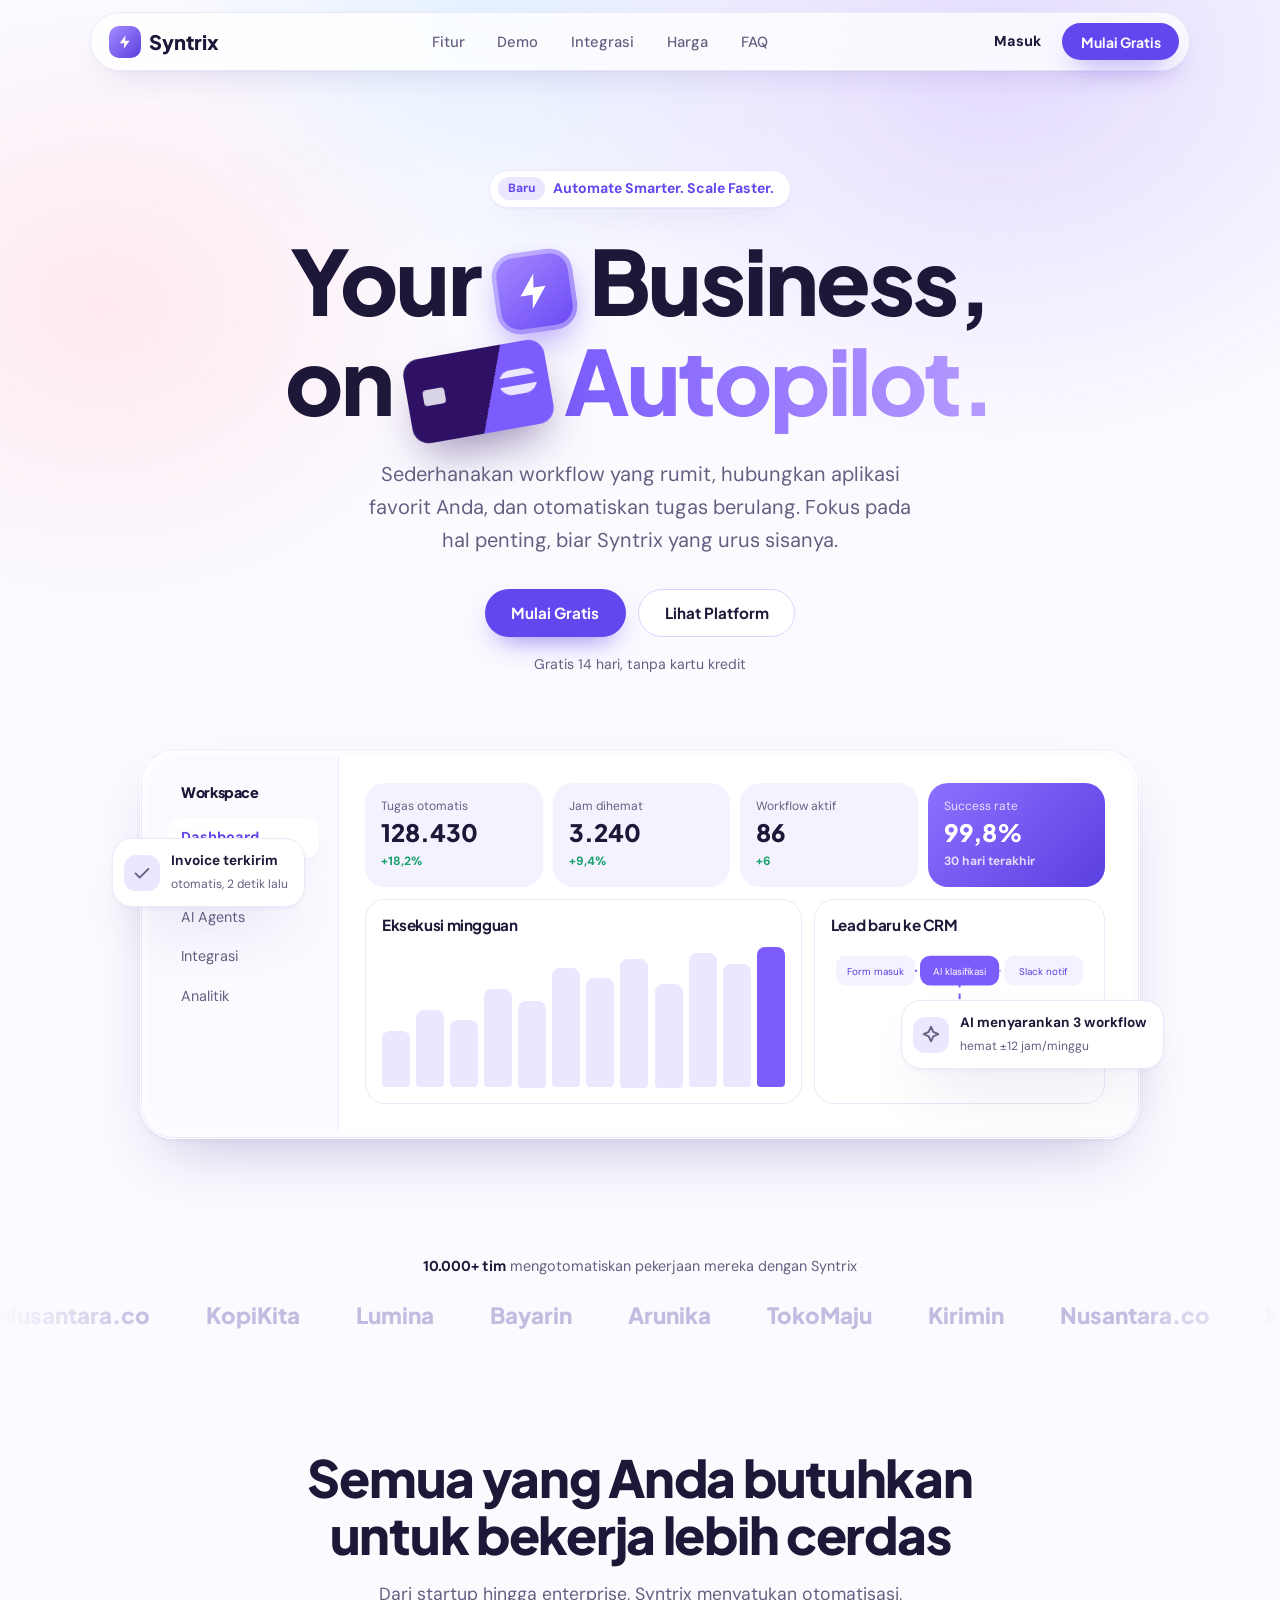
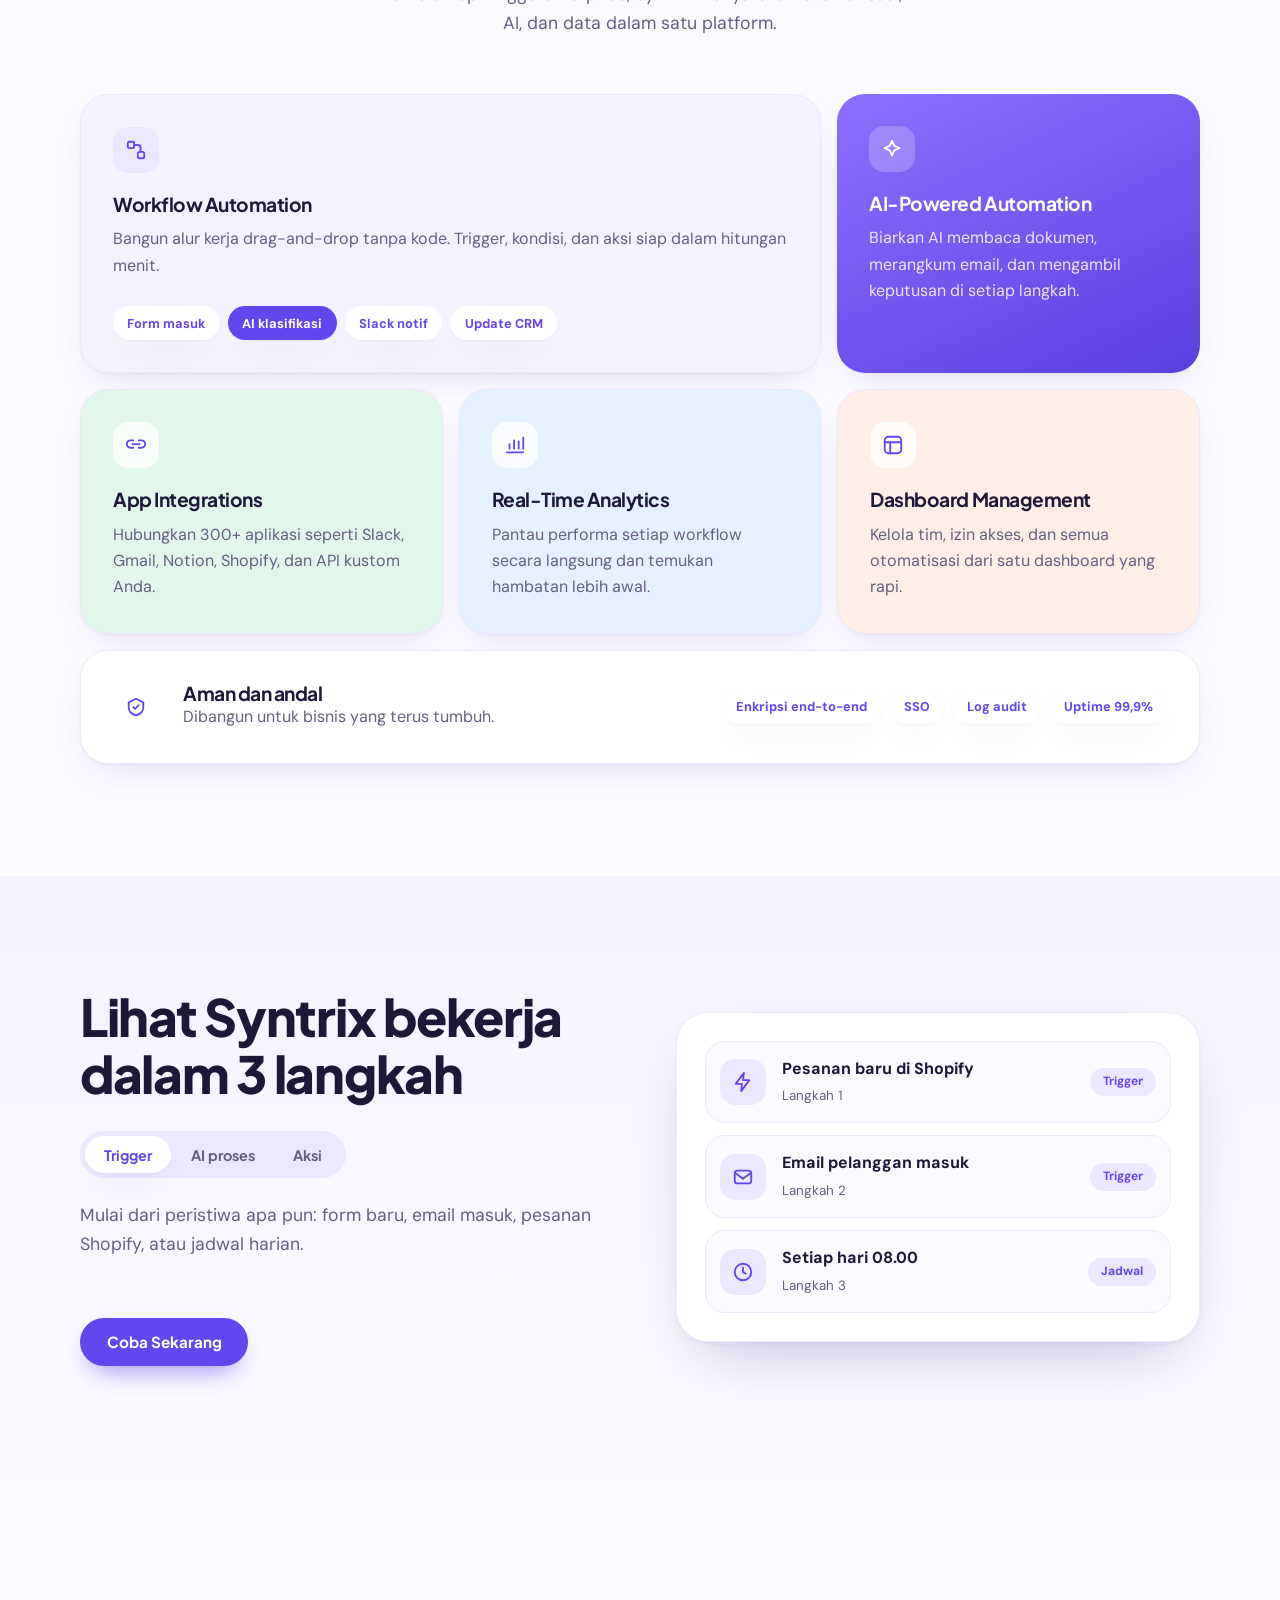
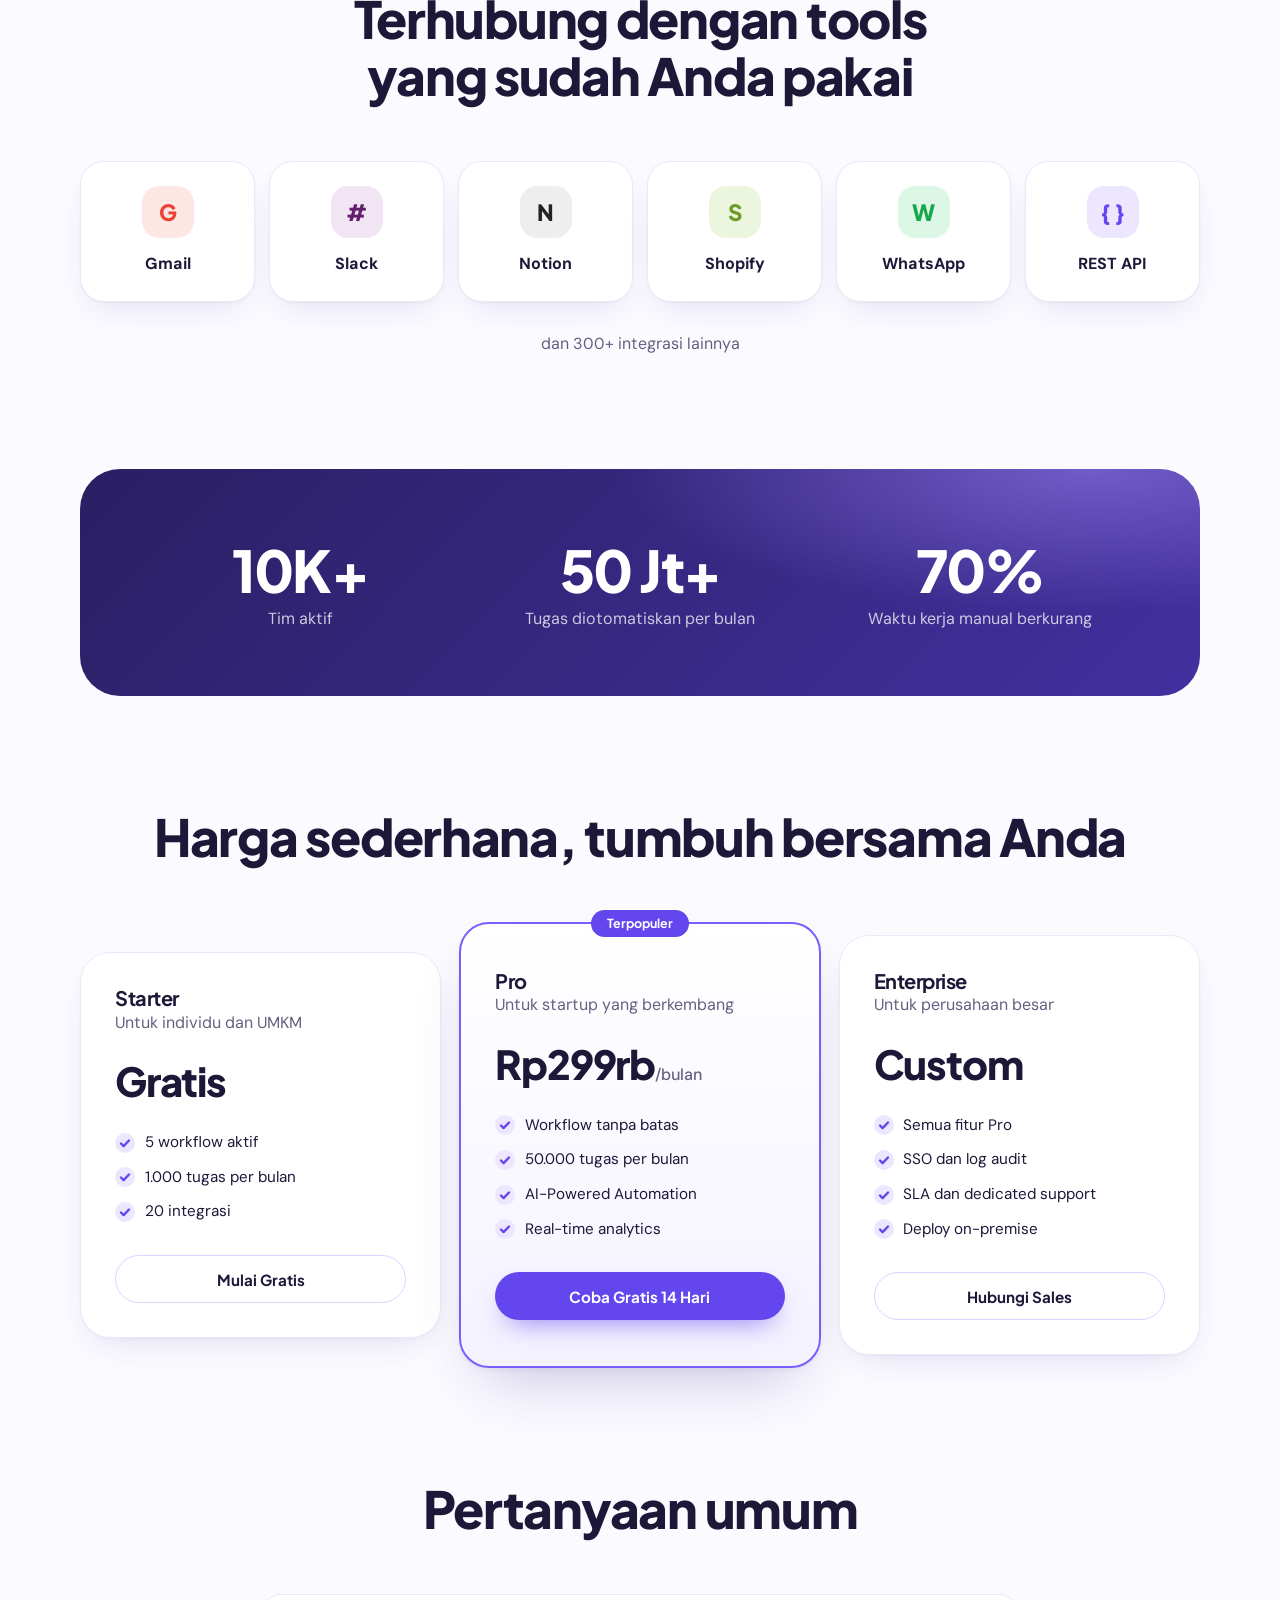
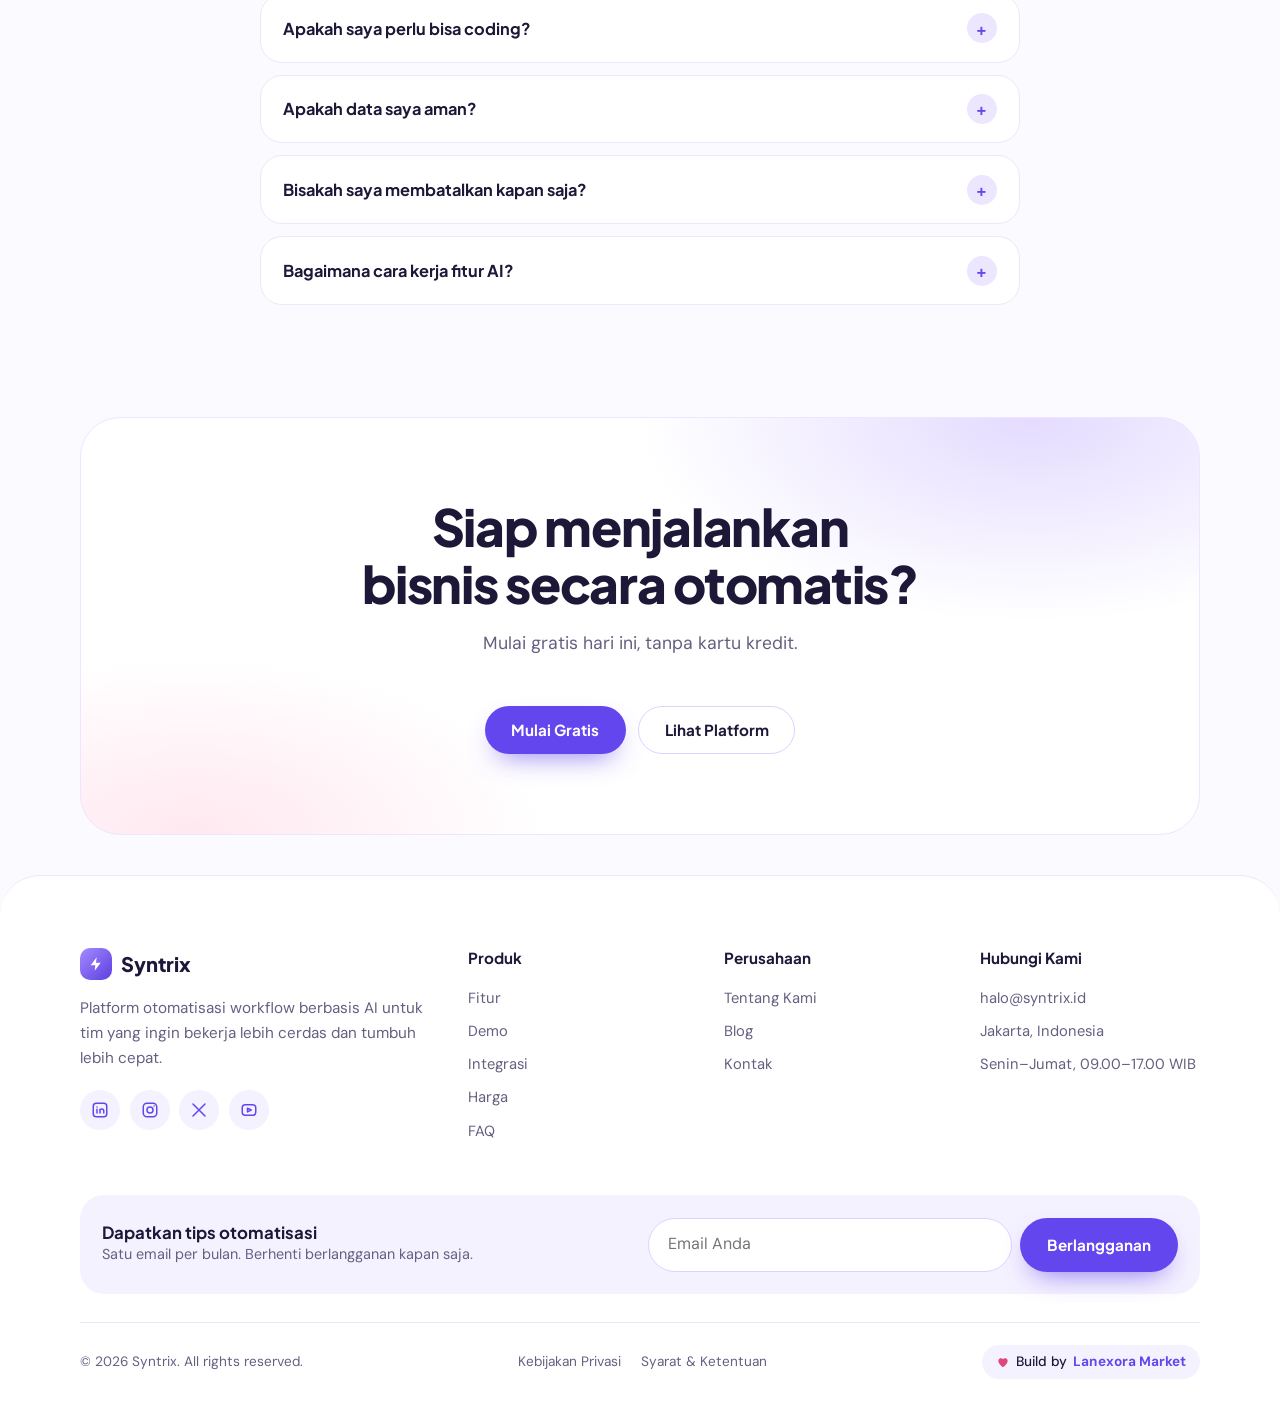
<file: index.html>
<!DOCTYPE html>
<html lang="id"><head>
<meta charset="utf-8"><meta name="viewport" content="width=device-width,initial-scale=1">
<title>Syntrix — Automate Smarter. Scale Faster.</title>
<meta name="description" content="Sederhanakan workflow, hubungkan aplikasi favorit, dan otomatiskan tugas berulang dengan Syntrix.">
<link rel="stylesheet" href="style.css"></head>
<body>
<svg width="0" height="0" style="position:absolute"><defs>
<symbol id="bolt" viewBox="0 0 24 24"><path d="M13 2 4 14h7l-1 8 9-12h-7z"/></symbol>
<symbol id="flow" viewBox="0 0 24 24"><rect x="3" y="3" width="7" height="7" rx="2"/><rect x="14" y="14" width="7" height="7" rx="2"/><path d="M10 6.5h4a3 3 0 0 1 3 3V14"/></symbol>
<symbol id="ai" viewBox="0 0 24 24"><path d="M12 3l2.5 5.5L20 11l-5.5 2.5L12 19l-2.5-5.5L4 11l5.5-2.5z"/></symbol>
<symbol id="plug" viewBox="0 0 24 24"><path d="M9 7H6a4 4 0 0 0 0 8h3M15 7h3a4 4 0 0 1 0 8h-3M8 11h8"/></symbol>
<symbol id="chart" viewBox="0 0 24 24"><path d="M3 20h18M6 16v-5M11 16V7M16 16v-8M21 16V4"/></symbol>
<symbol id="grid" viewBox="0 0 24 24"><rect x="3" y="3" width="18" height="18" rx="4"/><path d="M3 9h18M9 21V9"/></symbol>
<symbol id="shield" viewBox="0 0 24 24"><path d="M12 3l8 4v5c0 5-3.5 8-8 9-4.5-1-8-4-8-9V7z"/><path d="m9 12 2 2 4-4"/></symbol>
<symbol id="check" viewBox="0 0 24 24"><path d="m5 12.5 4.5 4.5L19 7.5"/></symbol>
<symbol id="mail" viewBox="0 0 24 24"><rect x="3" y="5" width="18" height="14" rx="3"/><path d="m4 8 8 6 8-6"/></symbol>
<symbol id="clock" viewBox="0 0 24 24"><circle cx="12" cy="12" r="9"/><path d="M12 7v5l3 2"/></symbol>
</defs></svg>
<a class="skip" href="#main">Lompat ke konten</a>
<header><div class="nav">
<a href="#" class="logo" aria-label="Syntrix"><i><svg><use href="#bolt"/></svg></i>Syntrix</a>
<nav class="links" aria-label="Utama"><a href="#fitur">Fitur</a><a href="#demo">Demo</a><a href="#integrasi">Integrasi</a><a href="#harga">Harga</a><a href="#faq">FAQ</a></nav>
<div class="nav-r"><a href="#" class="login">Masuk</a><a href="#harga" class="btn btn-p btn-s">Mulai Gratis</a>
<button class="burger" id="bg" aria-label="Buka menu" aria-expanded="false" aria-controls="mn"><svg viewBox="0 0 24 24"><path d="M4 8h16M4 16h16"/></svg></button></div>
<div class="menu" id="mn"><a href="#fitur">Fitur</a><a href="#demo">Demo</a><a href="#integrasi">Integrasi</a><a href="#harga">Harga</a><a href="#faq">FAQ</a><a href="#">Masuk</a></div>
</div></header>

<main id="main">
<section class="hero"><div class="wrap">
<p class="pill in1"><b>Baru</b>Automate Smarter. Scale Faster.</p>
<h1 class="in1 in2">Your <span class="hi"><svg viewBox="0 0 24 24"><use href="#bolt"/></svg></span> Business, <br>on <span class="hc"></span> <span class="gt">Autopilot.</span></h1>
<p class="lead in1 in3">Sederhanakan workflow yang rumit, hubungkan aplikasi favorit Anda, dan otomatiskan tugas berulang. Fokus pada hal penting, biar Syntrix yang urus sisanya.</p>
<div class="cta in1 in4"><a href="#harga" class="btn btn-p">Mulai Gratis</a><a href="#demo" class="btn btn-o">Lihat Platform</a></div>
<p class="note in1 in4">Gratis 14 hari, tanpa kartu kredit</p>

<div class="dash in1 in5"><div class="frame"><div class="app">
<aside class="side"><p class="hf">Workspace</p><p class="on">Dashboard</p><p>Workflows</p><p>AI Agents</p><p>Integrasi</p><p>Analitik</p></aside>
<div class="main"><div class="stats">
<div class="st"><small>Tugas otomatis</small><b data-n="128430">128.430</b><i>+18,2%</i></div>
<div class="st"><small>Jam dihemat</small><b data-n="3240">3.240</b><i>+9,4%</i></div>
<div class="st"><small>Workflow aktif</small><b data-n="86">86</b><i>+6</i></div>
<div class="st hot"><small>Success rate</small><b>99,8%</b><i>30 hari terakhir</i></div></div>
<div class="panels">
<div class="pn"><h3>Eksekusi mingguan</h3><div class="bars" id="bars" role="img" aria-label="Grafik batang eksekusi mingguan yang naik"></div></div>
<div class="pn"><h3>Lead baru ke CRM</h3>
<svg viewBox="0 0 260 130" width="100%" style="margin-top:8px" role="img" aria-label="Alur: form masuk, AI klasifikasi, Slack notifikasi, update CRM"><path class="flow" d="M45 30H130V100H215" fill="none" stroke="#7C5CFC" stroke-width="2"/><path class="flow" d="M130 30H215" fill="none" stroke="#C4B5FD" stroke-width="2"/>
<g font-family="DM Sans" font-size="10" text-anchor="middle"><rect x="5" y="15" width="80" height="30" rx="10" fill="#F5F2FF"/><text x="45" y="34" fill="#5B3FE0">Form masuk</text><rect x="90" y="15" width="80" height="30" rx="10" fill="#7C5CFC"/><text x="130" y="34" fill="#fff">AI klasifikasi</text><rect x="175" y="15" width="80" height="30" rx="10" fill="#F5F2FF"/><text x="215" y="34" fill="#5B3FE0">Slack notif</text><rect x="175" y="85" width="80" height="30" rx="10" fill="#F5F2FF"/><text x="215" y="104" fill="#5B3FE0">Update CRM</text></g></svg></div>
</div></div></div></div>
<div class="toast t1" aria-hidden="true"><span class="ic"><svg><use href="#check"/></svg></span><div><b>Invoice terkirim</b><span>otomatis, 2 detik lalu</span></div></div>
<div class="toast t2" aria-hidden="true"><span class="ic"><svg><use href="#ai"/></svg></span><div><b>AI menyarankan 3 workflow</b><span>hemat ±12 jam/minggu</span></div></div>
</div></div></section>

<section class="logos"><p><b>10.000+ tim</b> mengotomatiskan pekerjaan mereka dengan Syntrix</p>
<div class="mq" aria-hidden="true"><div><span>Nusantara.co</span><span>KopiKita</span><span>Lumina</span><span>Bayarin</span><span>Arunika</span><span>TokoMaju</span><span>Kirimin</span><span>Nusantara.co</span><span>KopiKita</span><span>Lumina</span><span>Bayarin</span><span>Arunika</span><span>TokoMaju</span><span>Kirimin</span></div></div></section>

<section id="fitur" class="sec"><div class="wrap">
<div class="head rv"><h2 class="h2">Semua yang Anda butuhkan untuk bekerja lebih cerdas</h2><p class="lead">Dari startup hingga enterprise, Syntrix menyatukan otomatisasi, AI, dan data dalam satu platform.</p></div>
<div class="bento">
<article class="bc lil w4 rv"><span class="ic"><svg><use href="#flow"/></svg></span><h3>Workflow Automation</h3><p>Bangun alur kerja drag-and-drop tanpa kode. Trigger, kondisi, dan aksi siap dalam hitungan menit.</p><div class="mini"><span>Form masuk</span><span class="ac">AI klasifikasi</span><span>Slack notif</span><span>Update CRM</span></div></article>
<article class="bc dk rv"><span class="ic"><svg><use href="#ai"/></svg></span><h3>AI-Powered Automation</h3><p>Biarkan AI membaca dokumen, merangkum email, dan mengambil keputusan di setiap langkah.</p></article>
<article class="bc mnt rv"><span class="ic"><svg><use href="#plug"/></svg></span><h3>App Integrations</h3><p>Hubungkan 300+ aplikasi seperti Slack, Gmail, Notion, Shopify, dan API kustom Anda.</p></article>
<article class="bc sky rv"><span class="ic"><svg><use href="#chart"/></svg></span><h3>Real-Time Analytics</h3><p>Pantau performa setiap workflow secara langsung dan temukan hambatan lebih awal.</p></article>
<article class="bc pch rv"><span class="ic"><svg><use href="#grid"/></svg></span><h3>Dashboard Management</h3><p>Kelola tim, izin akses, dan semua otomatisasi dari satu dashboard yang rapi.</p></article>
<article class="bc w6 sec-row rv"><span class="ic"><svg><use href="#shield"/></svg></span><div><h3>Aman dan andal</h3><p>Dibangun untuk bisnis yang terus tumbuh.</p></div><div class="mini"><span>Enkripsi end-to-end</span><span>SSO</span><span>Log audit</span><span>Uptime 99,9%</span></div></article>
</div></div></section>

<section id="demo" class="sec demo"><div class="wrap dg">
<div class="rv"><h2 class="h2">Lihat Syntrix bekerja dalam 3 langkah</h2>
<div class="tabs" role="tablist" aria-label="Langkah demo"><button class="tab" role="tab" aria-selected="true" data-i="0">Trigger</button><button class="tab" role="tab" aria-selected="false" data-i="1" tabindex="-1">AI proses</button><button class="tab" role="tab" aria-selected="false" data-i="2" tabindex="-1">Aksi</button></div>
<p id="tt" aria-live="polite"></p><a href="#harga" class="btn btn-p">Coba Sekarang</a></div>
<div class="panel rv" id="steps" role="tabpanel"></div>
</div></section>

<section id="integrasi" class="sec"><div class="wrap">
<div class="head rv"><h2 class="h2">Terhubung dengan tools yang sudah Anda pakai</h2></div>
<div class="apps">
<div class="app-t rv"><i style="background:#FDE7E4;color:#EA4335">G</i>Gmail</div><div class="app-t rv"><i style="background:#F1E4F3;color:#611F69">#</i>Slack</div><div class="app-t rv"><i style="background:#EEE;color:#222">N</i>Notion</div><div class="app-t rv"><i style="background:#ECF5DD;color:#6E9A2B">S</i>Shopify</div><div class="app-t rv"><i style="background:#DDF7E7;color:#18A74D">W</i>WhatsApp</div><div class="app-t rv"><i style="background:var(--l100);color:var(--bd)">{ }</i>REST API</div>
</div><p class="more">dan 300+ integrasi lainnya</p></div></section>

<section><div class="wrap"><div class="band rv"><div><b>10K+</b><span>Tim aktif</span></div><div><b>50 Jt+</b><span>Tugas diotomatiskan per bulan</span></div><div><b>70%</b><span>Waktu kerja manual berkurang</span></div></div></div></section>

<section id="harga" class="sec"><div class="wrap">
<div class="head rv"><h2 class="h2">Harga sederhana, tumbuh bersama Anda</h2></div>
<div class="plans">
<div class="plan rv"><h3>Starter</h3><p class="mut">Untuk individu dan UMKM</p><p class="price">Gratis</p><ul><li>5 workflow aktif</li><li>1.000 tugas per bulan</li><li>20 integrasi</li></ul><a href="#" class="btn btn-o">Mulai Gratis</a></div>
<div class="plan pro rv"><span class="badge">Terpopuler</span><h3>Pro</h3><p class="mut">Untuk startup yang berkembang</p><p class="price">Rp299rb<small>/bulan</small></p><ul><li>Workflow tanpa batas</li><li>50.000 tugas per bulan</li><li>AI-Powered Automation</li><li>Real-time analytics</li></ul><a href="#" class="btn btn-p">Coba Gratis 14 Hari</a></div>
<div class="plan rv"><h3>Enterprise</h3><p class="mut">Untuk perusahaan besar</p><p class="price">Custom</p><ul><li>Semua fitur Pro</li><li>SSO dan log audit</li><li>SLA dan dedicated support</li><li>Deploy on-premise</li></ul><a href="#" class="btn btn-o">Hubungi Sales</a></div>
</div></div></section>

<section id="faq" class="sec" style="padding-top:0"><div class="wrap">
<div class="head rv"><h2 class="h2">Pertanyaan umum</h2></div>
<div class="faq">
<details><summary>Apakah saya perlu bisa coding?<i>+</i></summary><p>Tidak. Builder visual Syntrix bisa dipakai siapa saja. Developer tetap bisa menambahkan kode dan API kustom.</p></details>
<details><summary>Apakah data saya aman?<i>+</i></summary><p>Ya. Semua data dienkripsi saat transit dan saat disimpan, dengan kontrol akses berbasis peran.</p></details>
<details><summary>Bisakah saya membatalkan kapan saja?<i>+</i></summary><p>Tentu. Tidak ada kontrak jangka panjang. Upgrade, downgrade, atau batalkan kapan pun.</p></details>
<details><summary>Bagaimana cara kerja fitur AI?<i>+</i></summary><p>Tambahkan langkah AI di workflow untuk mengklasifikasi, merangkum, mengekstrak data, atau membuat balasan otomatis.</p></details>
</div></div></section>

<section><div class="wrap"><div class="ctab rv"><h2 class="h2" style="max-width:640px">Siap menjalankan bisnis secara otomatis?</h2><p class="lead">Mulai gratis hari ini, tanpa kartu kredit.</p>
<div class="cta"><a href="#harga" class="btn btn-p">Mulai Gratis</a><a href="#demo" class="btn btn-o">Lihat Platform</a></div></div></div></section>
</main>

<footer><div class="wrap">
<div class="fg">
<div class="fb"><a href="#" class="logo"><i><svg><use href="#bolt"/></svg></i>Syntrix</a><p>Platform otomatisasi workflow berbasis AI untuk tim yang ingin bekerja lebih cerdas dan tumbuh lebih cepat.</p>
<div class="soc"><a href="#" aria-label="LinkedIn"><svg viewBox="0 0 24 24"><rect x="3" y="3" width="18" height="18" rx="4"/><path d="M8 11v5M8 8v.01M12 16v-5m0 2a2.5 2.5 0 0 1 5 0v3"/></svg></a><a href="#" aria-label="Instagram"><svg viewBox="0 0 24 24"><rect x="3" y="3" width="18" height="18" rx="5"/><circle cx="12" cy="12" r="4"/><path d="M17.5 6.5v.01"/></svg></a><a href="#" aria-label="X"><svg viewBox="0 0 24 24"><path d="m4 4 16 16M20 4 4 20"/></svg></a><a href="#" aria-label="YouTube"><svg viewBox="0 0 24 24"><rect x="3" y="5" width="18" height="14" rx="4"/><path d="m10 9.5 5 2.5-5 2.5z"/></svg></a></div></div>
<div class="fc"><h4>Produk</h4><a href="#fitur">Fitur</a><a href="#demo">Demo</a><a href="#integrasi">Integrasi</a><a href="#harga">Harga</a><a href="#faq">FAQ</a></div>
<div class="fc"><h4>Perusahaan</h4><a href="tentang.html">Tentang Kami</a><a href="https://lanexora.com" target="_blank" rel="noopener">Blog</a><a href="kontak.html">Kontak</a></div>
<div class="fc"><h4>Hubungi Kami</h4><a href="mailto:halo@syntrix.id">halo@syntrix.id</a><a href="kontak.html">Jakarta, Indonesia</a><a href="kontak.html">Senin–Jumat, 09.00–17.00 WIB</a></div>
</div>
<div class="fn"><div><h4>Dapatkan tips otomatisasi</h4><p>Satu email per bulan. Berhenti berlangganan kapan saja.</p></div>
<form onsubmit="event.preventDefault();this.querySelector('button').textContent='Terdaftar'"><input type="email" required placeholder="Email Anda" aria-label="Email"><button class="btn btn-p" type="submit">Berlangganan</button></form></div>
<div class="fbt"><p>© 2026 Syntrix. All rights reserved.</p><nav aria-label="Legal"><a href="kebijakan-privasi.html">Kebijakan Privasi</a><a href="syarat-ketentuan.html">Syarat &amp; Ketentuan</a></nav>
<span class="wm"><svg viewBox="0 0 24 24"><path d="M12 21s-8-5.2-8-11a4.5 4.5 0 0 1 8-2.8A4.5 4.5 0 0 1 20 10c0 5.8-8 11-8 11z"/></svg>Build by <b>Lanexora Market</b></span></div>
</div></footer>

<script>
document.documentElement.classList.add('js');
const rm=matchMedia('(prefers-reduced-motion:reduce)').matches;
const io=new IntersectionObserver(es=>es.forEach(e=>{if(e.isIntersecting){e.target.classList.add('in');io.unobserve(e.target)}}),{threshold:.12});
document.querySelectorAll('.rv').forEach((el,i)=>{el.style.transitionDelay=(i%3)*70+'ms';io.observe(el)});
const bars=document.getElementById('bars');
[40,55,48,70,62,85,78,92,74,96,88,100].forEach((h,i)=>{const d=document.createElement('div');d.style.height=h+'%';d.style.animationDelay=i*60+'ms';bars.appendChild(d)});
if(!rm)document.querySelectorAll('[data-n]').forEach(el=>{const t=+el.dataset.n;let s;const f=ts=>{s=s||ts;const p=Math.min((ts-s)/1500,1);el.textContent=Math.floor(t*(1-Math.pow(1-p,3))).toLocaleString('id-ID');if(p<1)requestAnimationFrame(f)};requestAnimationFrame(f)});
const bg=document.getElementById('bg'),mn=document.getElementById('mn');
const tog=o=>{mn.classList.toggle('open',o);bg.setAttribute('aria-expanded',o)};
bg.onclick=()=>tog(!mn.classList.contains('open'));mn.querySelectorAll('a').forEach(a=>a.onclick=()=>tog(false));
const ic=n=>`<span class="ic"><svg><use href="#${n}"/></svg></span>`;
const D=[["Mulai dari peristiwa apa pun: form baru, email masuk, pesanan Shopify, atau jadwal harian.",[["bolt","Pesanan baru di Shopify","Trigger"],["mail","Email pelanggan masuk","Trigger"],["clock","Setiap hari 08.00","Jadwal"]]],
["AI Syntrix memahami konteks: mengklasifikasi, merangkum, dan mengekstrak data penting secara otomatis.",[["ai","Klasifikasi prioritas pesanan","AI"],["ai","Ekstrak alamat dan nominal","AI"],["ai","Rangkum keluhan pelanggan","AI"]]],
["Jalankan aksi di aplikasi mana pun: update CRM, kirim invoice, dan beri tahu tim.",[["check","Kirim invoice via email","Selesai"],["check","Update baris di Google Sheets","Selesai"],["check","Notifikasi ke Slack #sales","Selesai"]]]];
const tabs=[...document.querySelectorAll('.tab')];
function show(i,f){document.getElementById('tt').textContent=D[i][0];
document.getElementById('steps').innerHTML=D[i][1].map((s,k)=>`<div class="step" style="animation-delay:${k*80}ms">${ic(s[0])}<div><b>${s[1]}</b><small>Langkah ${k+1}</small></div><span class="tag">${s[2]}</span></div>`).join('');
tabs.forEach((t,k)=>{t.setAttribute('aria-selected',k===i);t.tabIndex=k===i?0:-1});if(f)tabs[i].focus()}
tabs.forEach((t,k)=>{t.onclick=()=>show(k);t.onkeydown=e=>{if(e.key==='ArrowRight')show((k+1)%3,1);if(e.key==='ArrowLeft')show((k+2)%3,1)}});show(0);
</script>
</body></html>
</file>
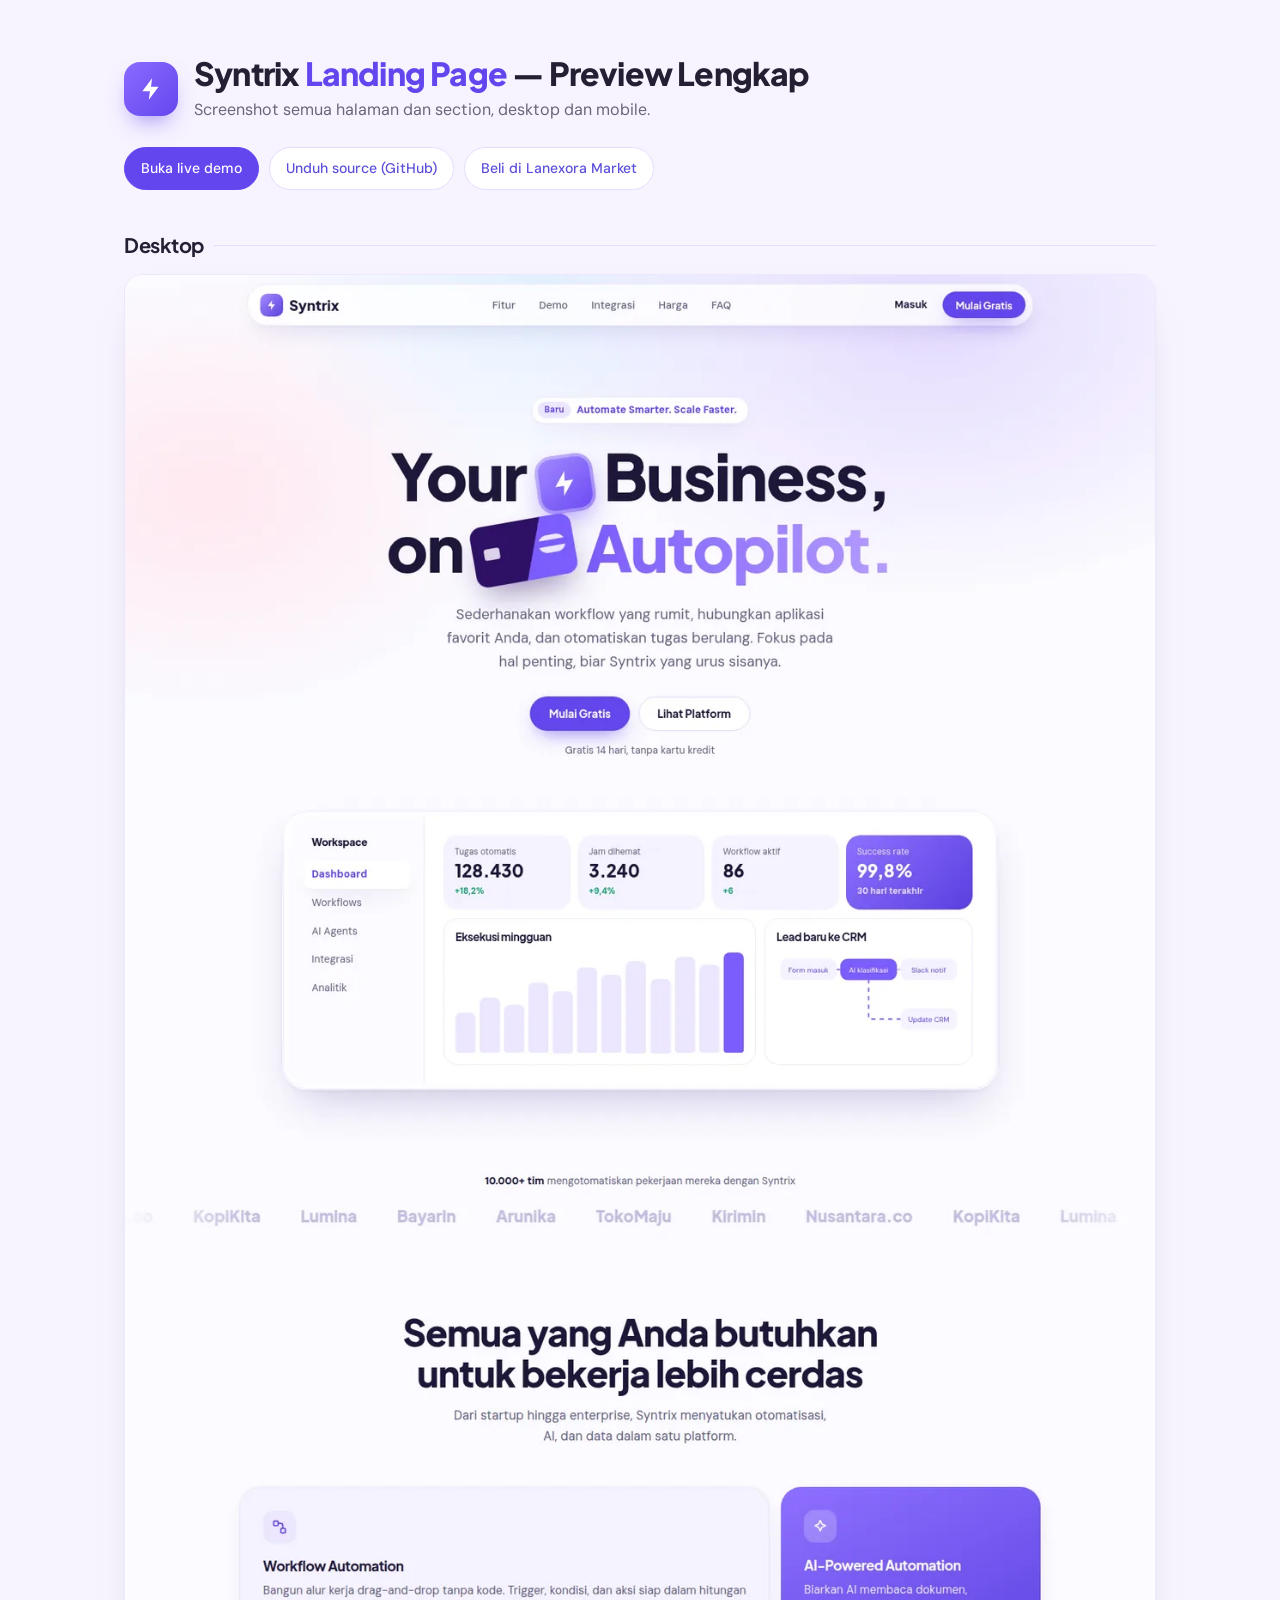
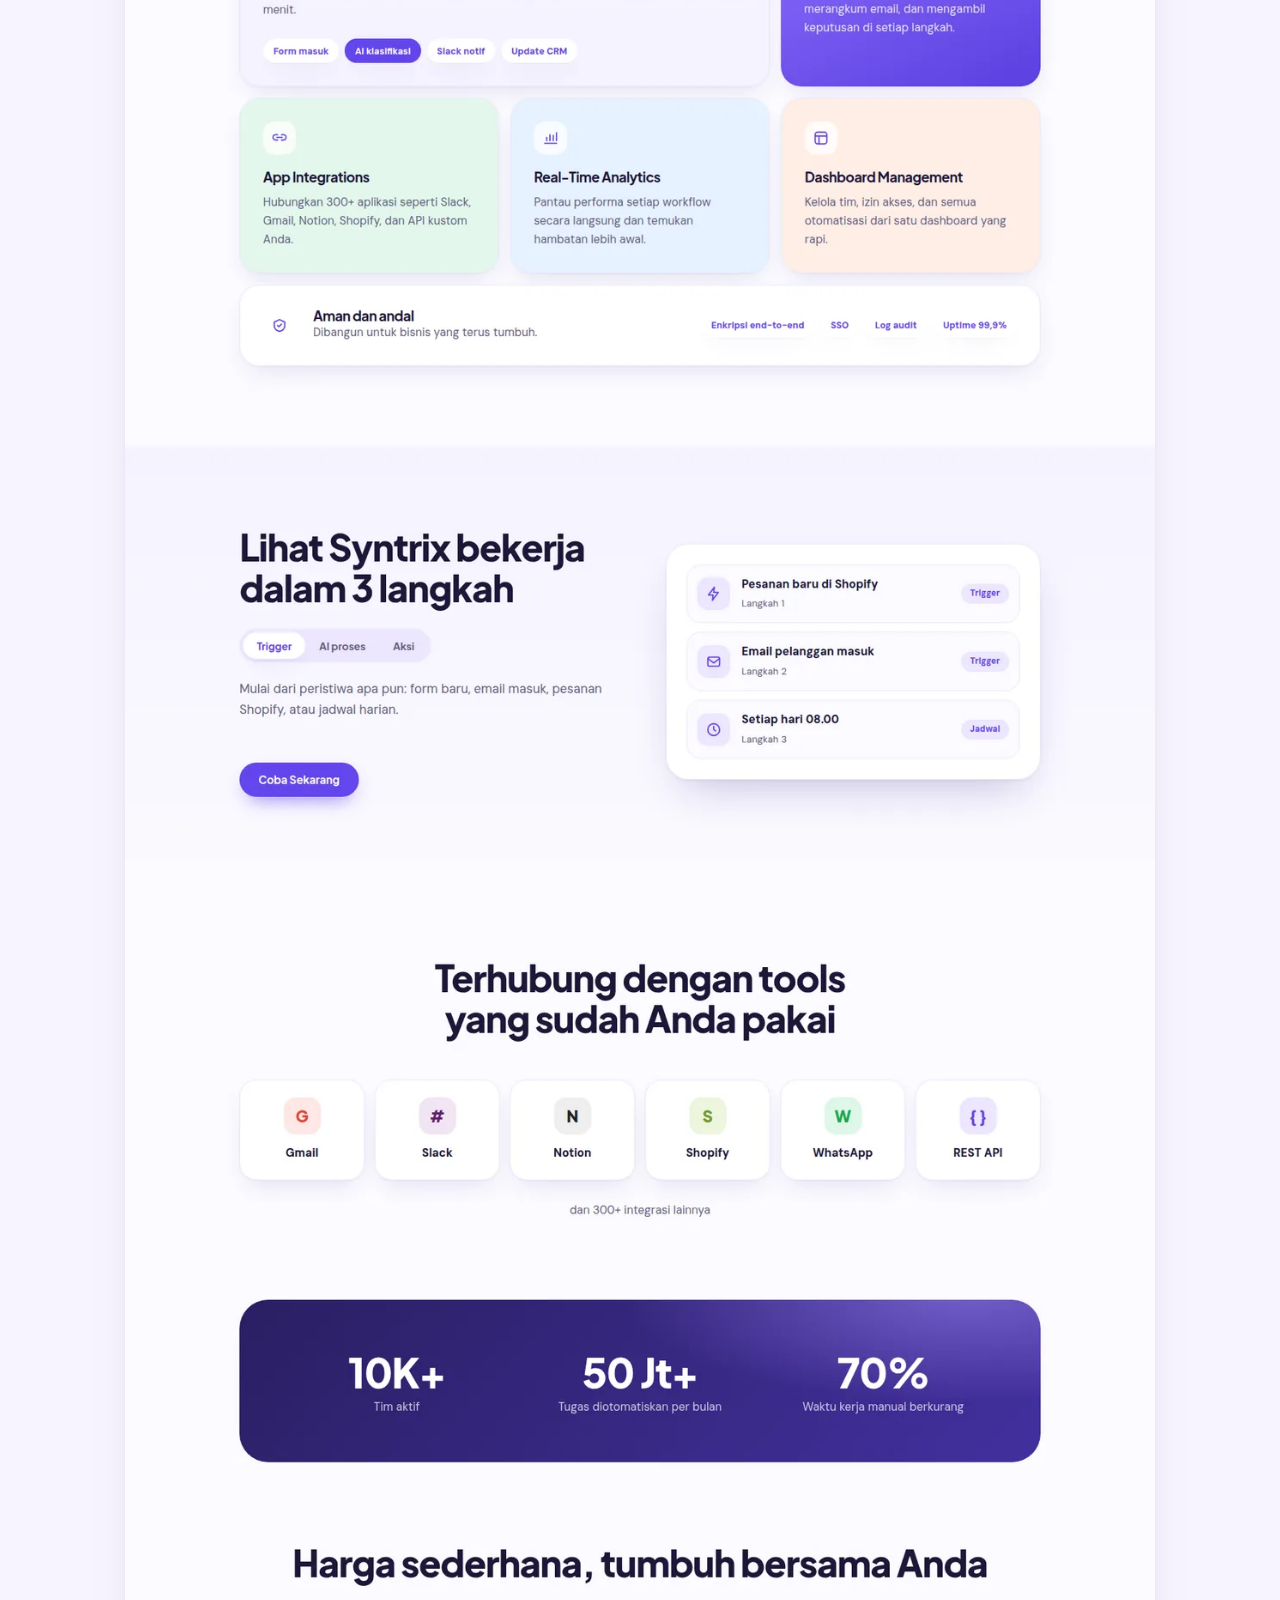
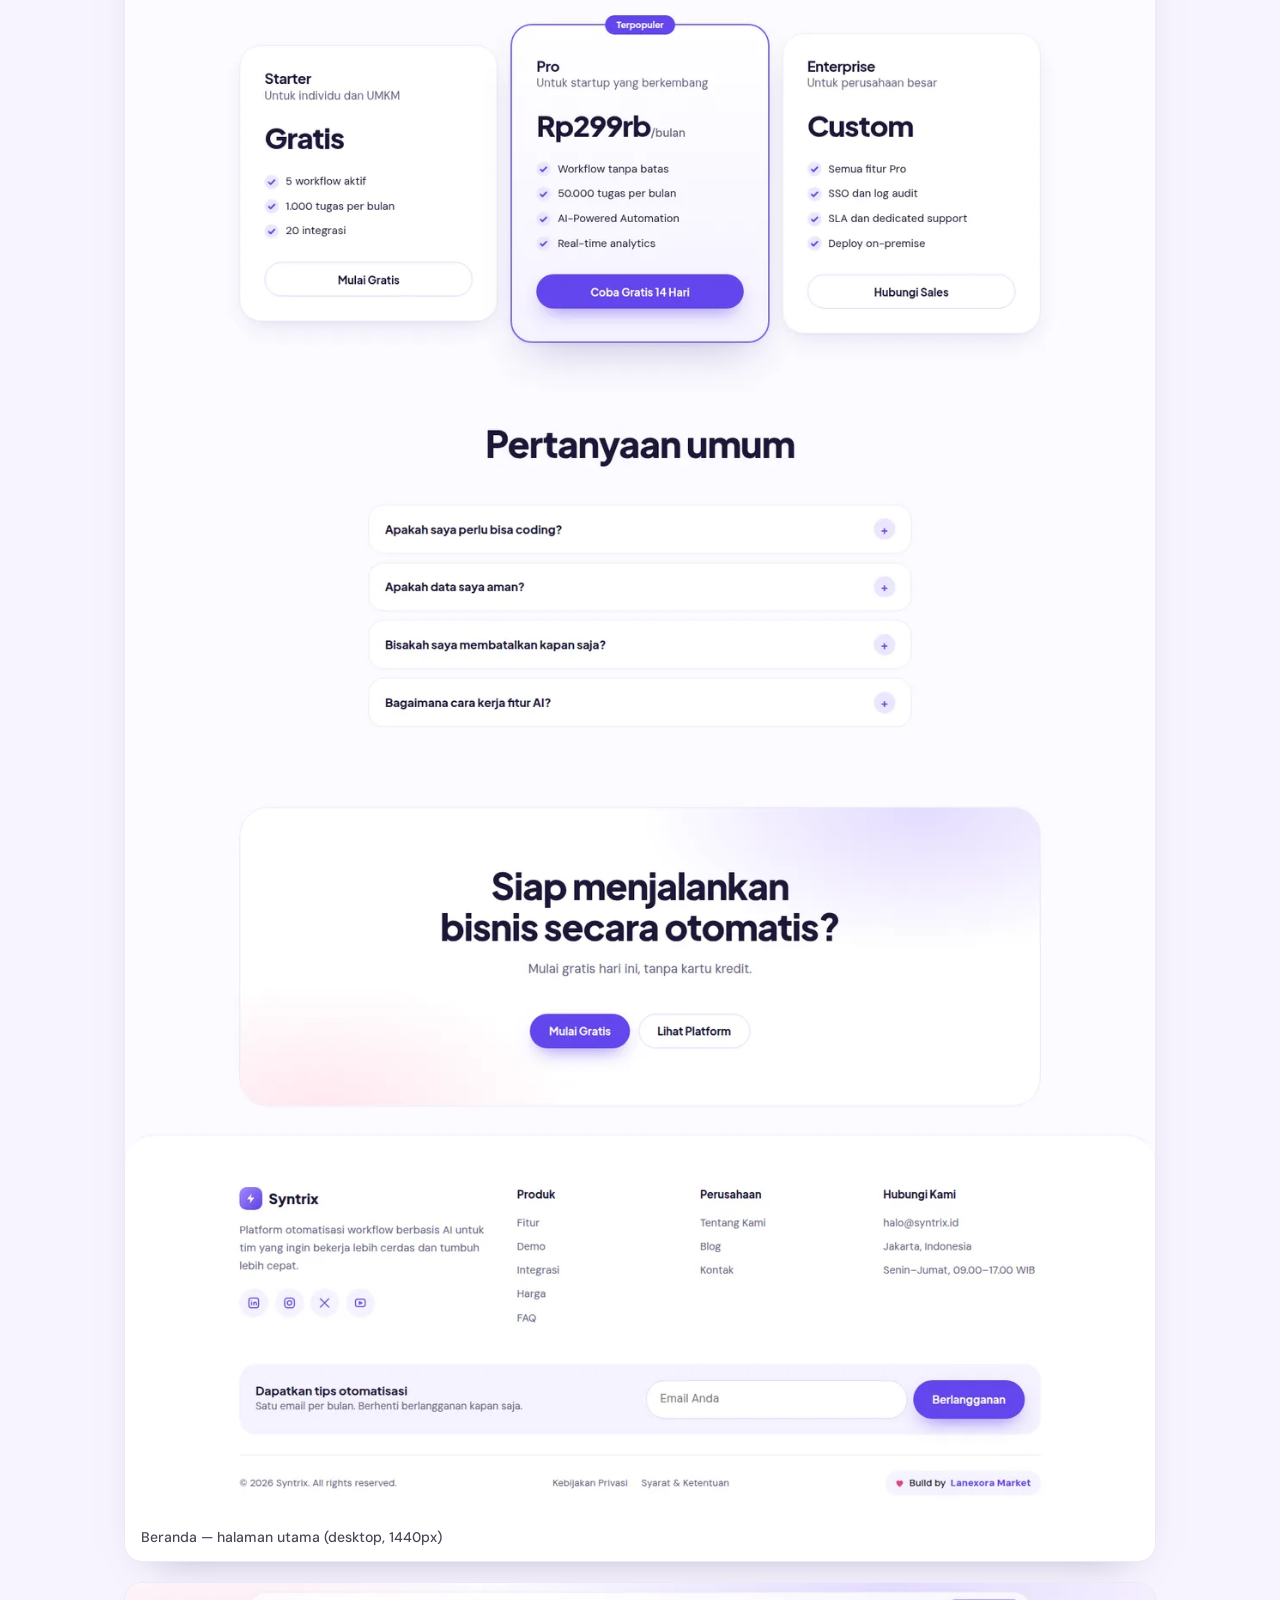
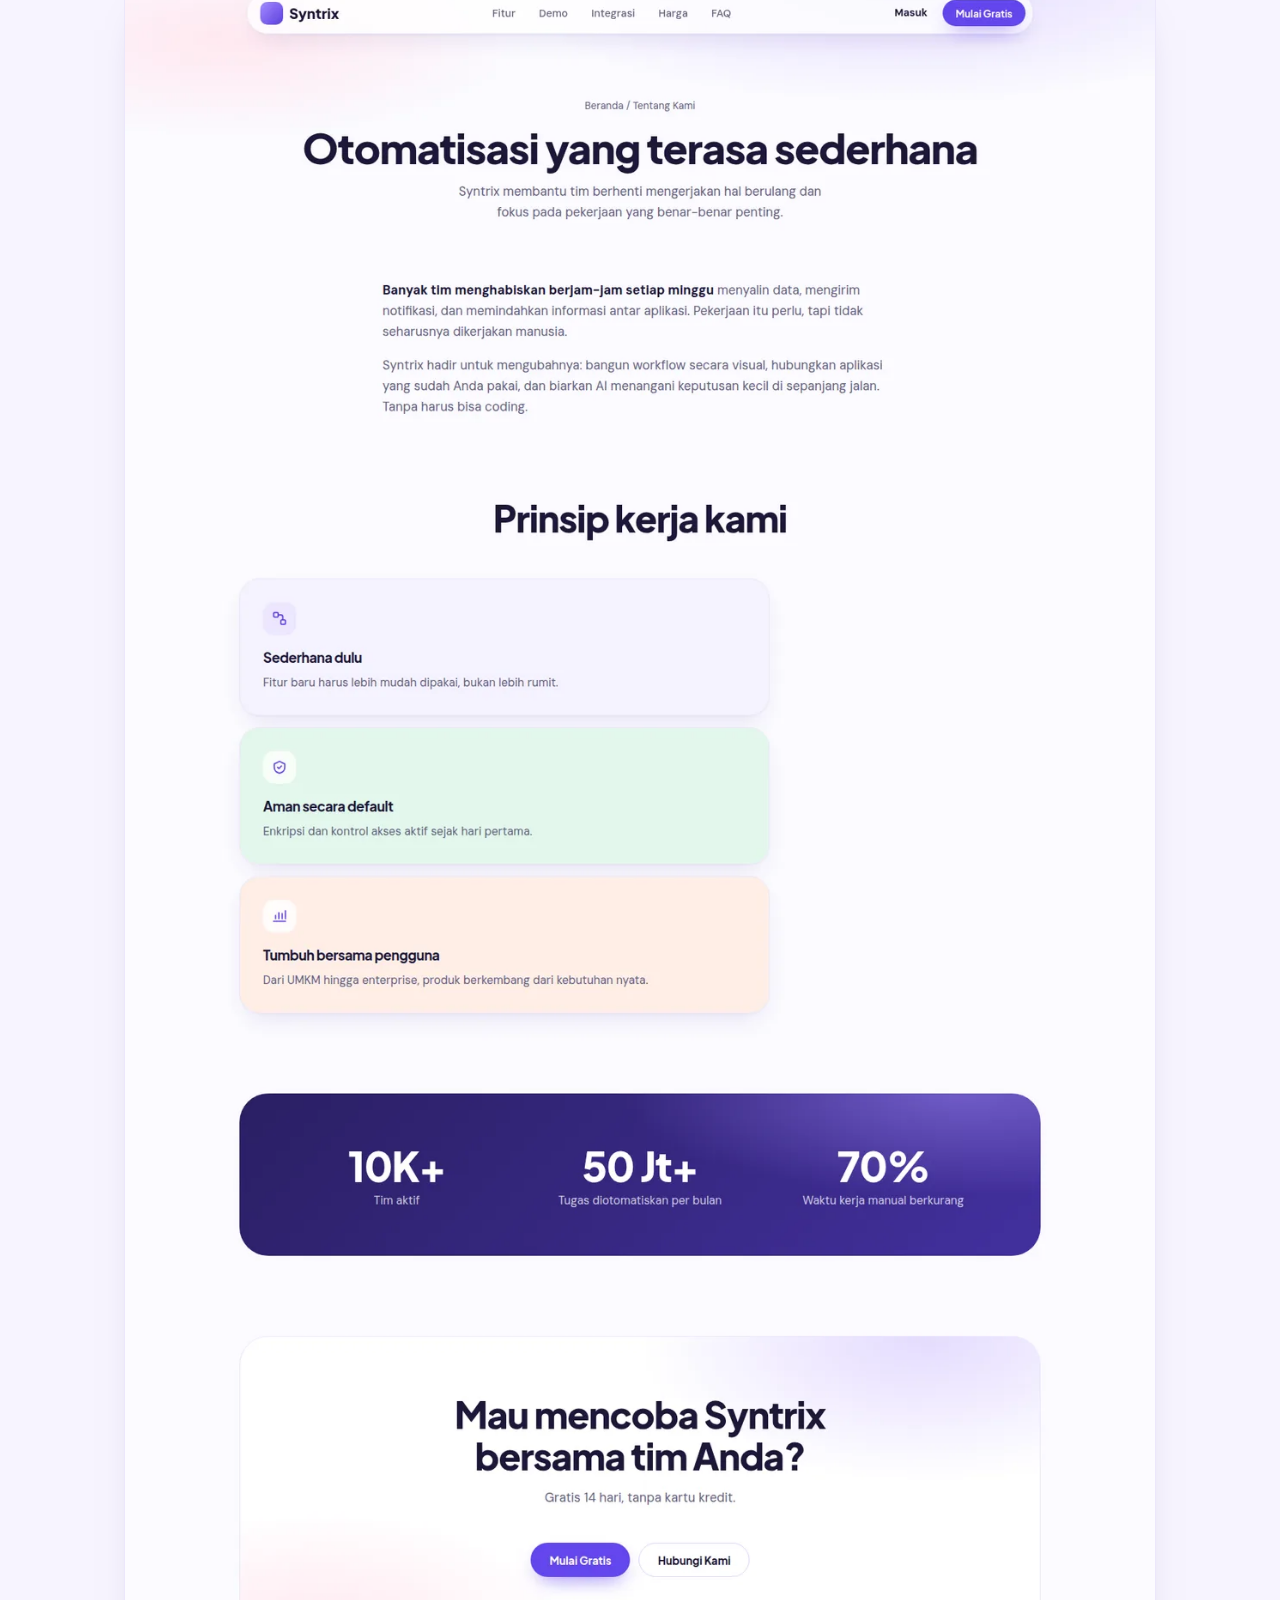
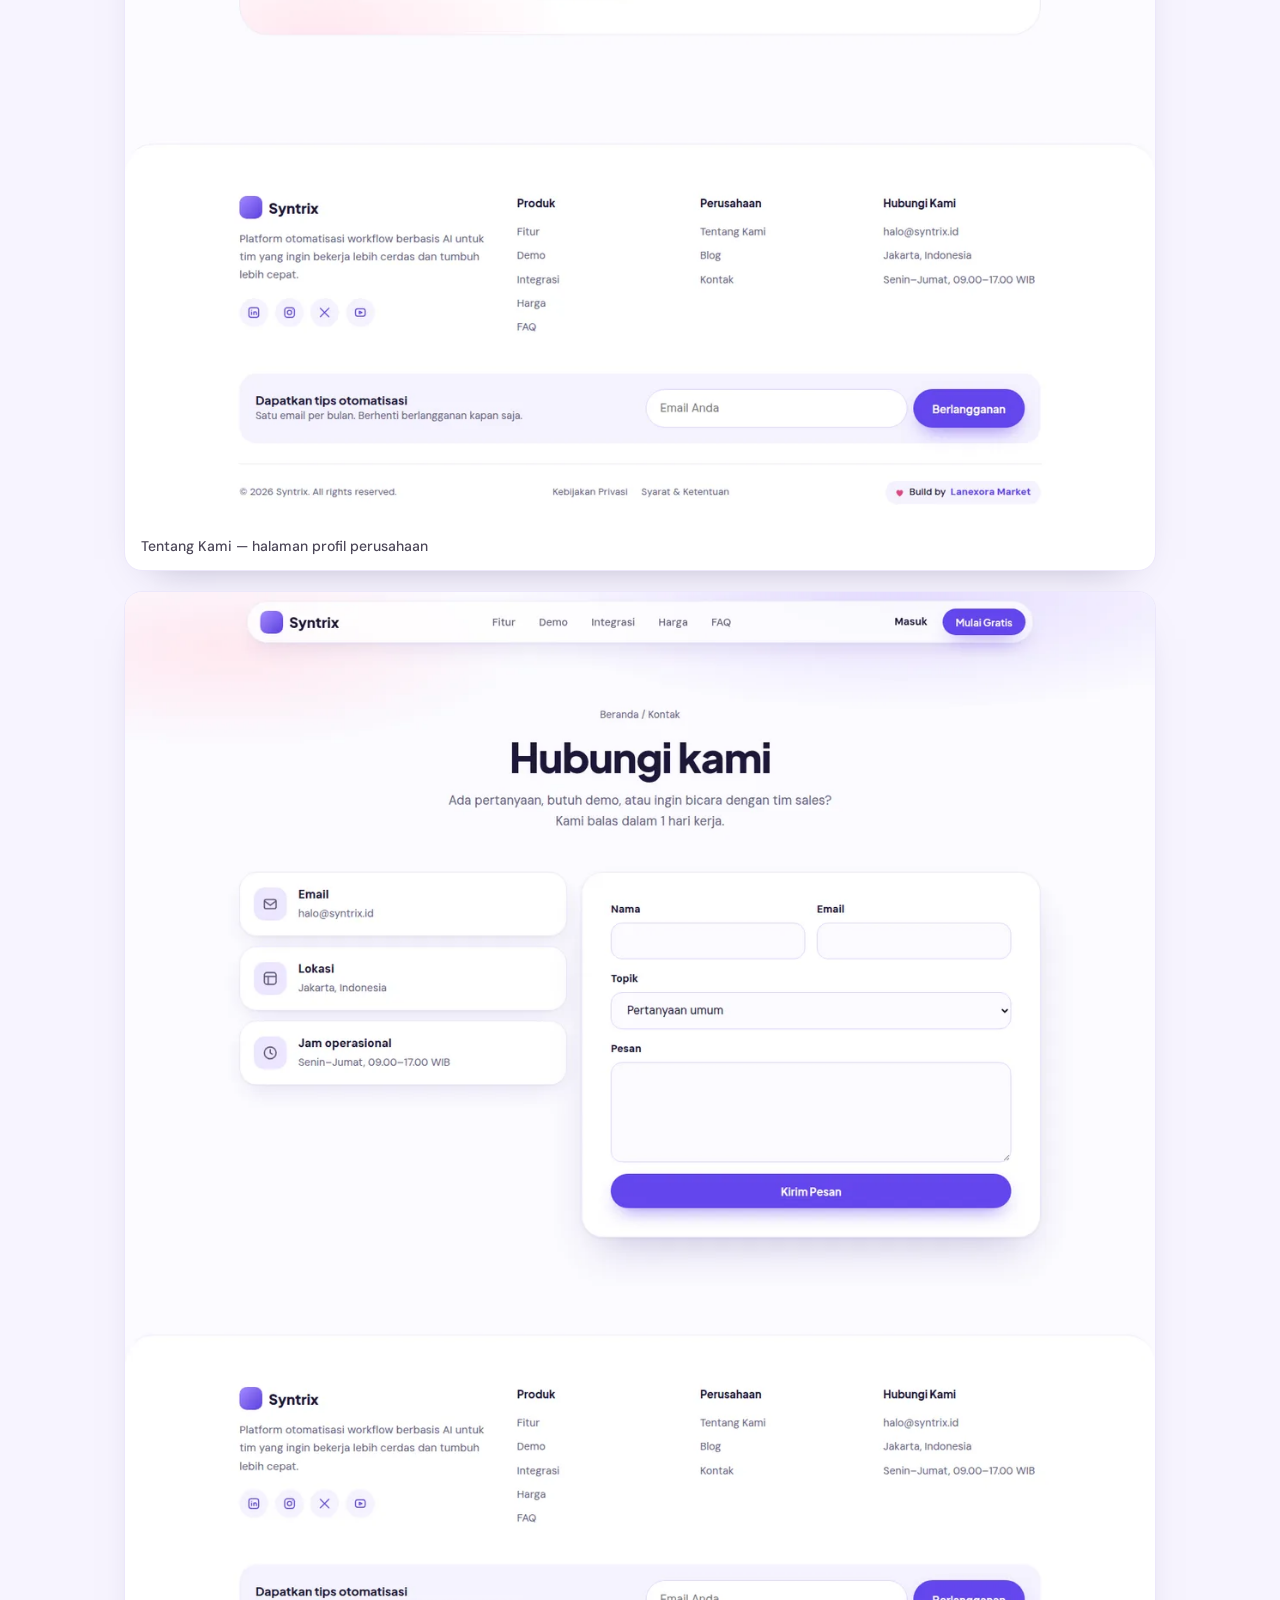
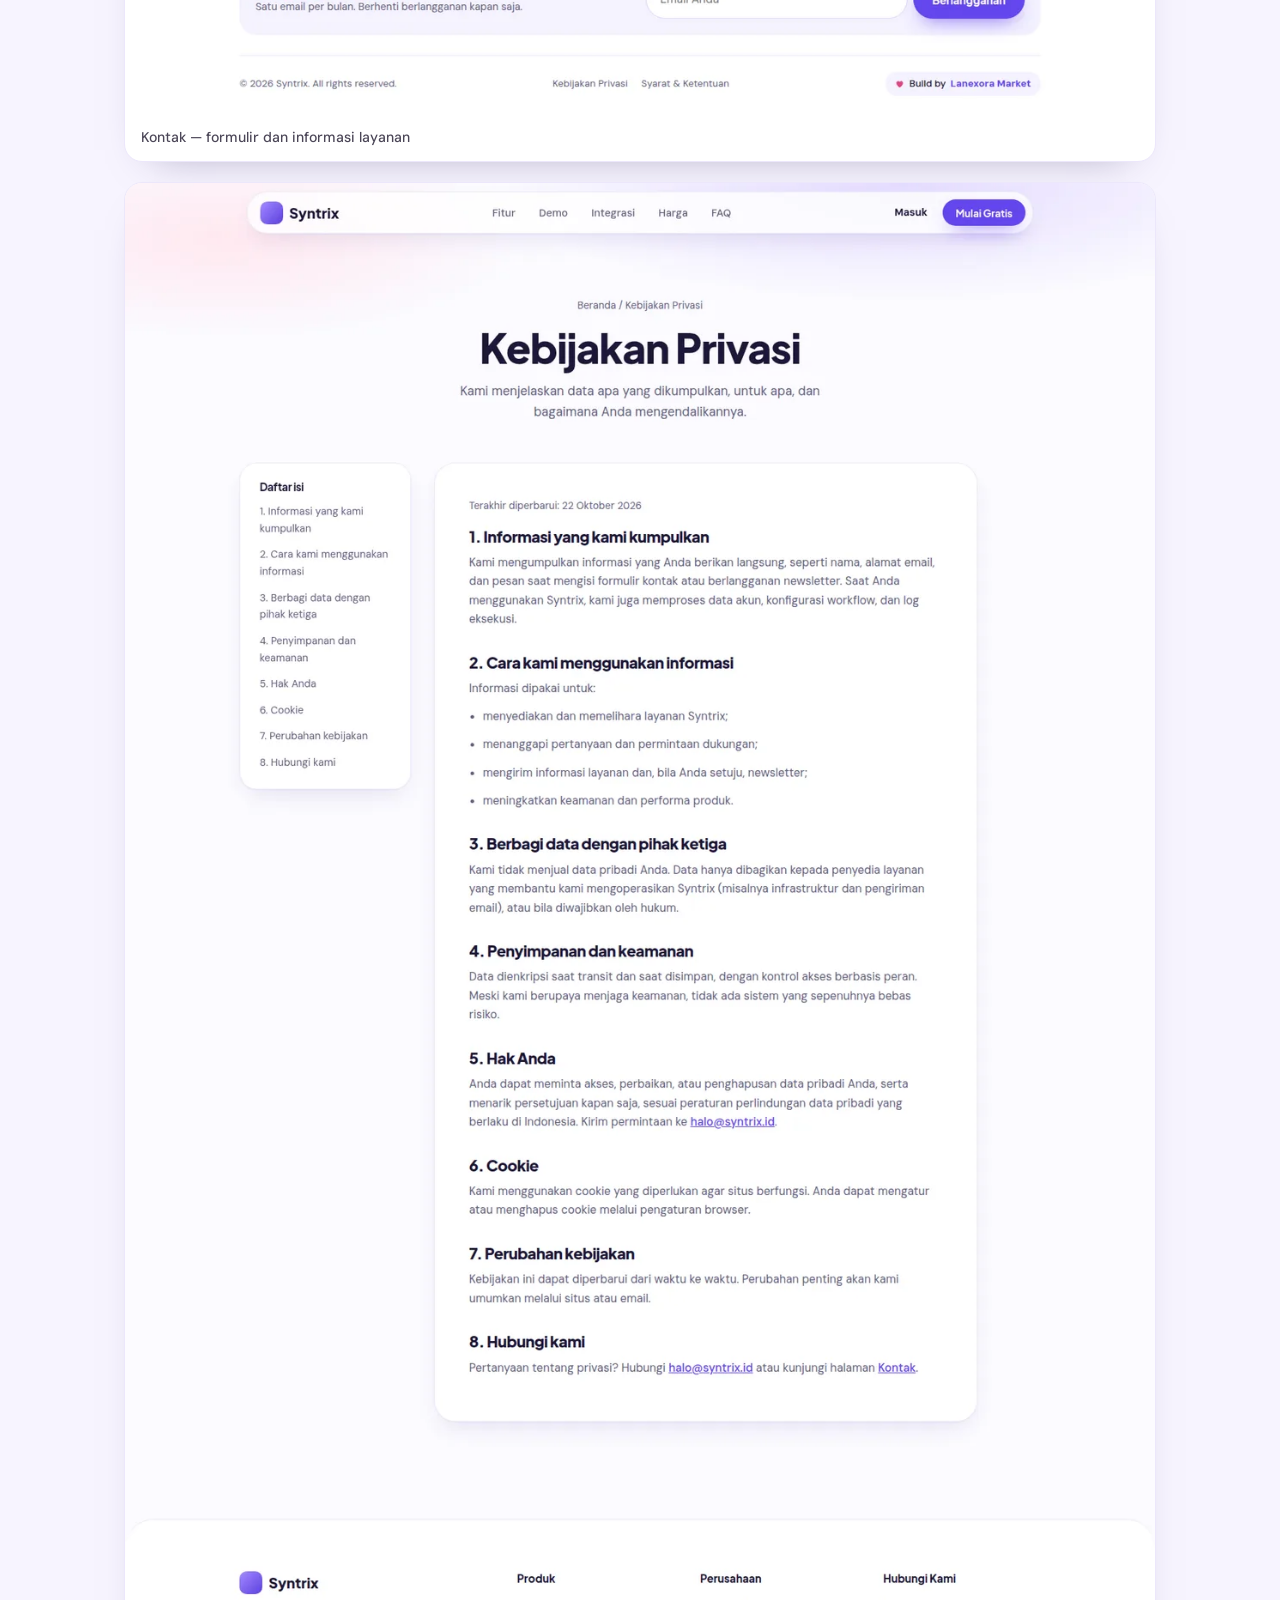
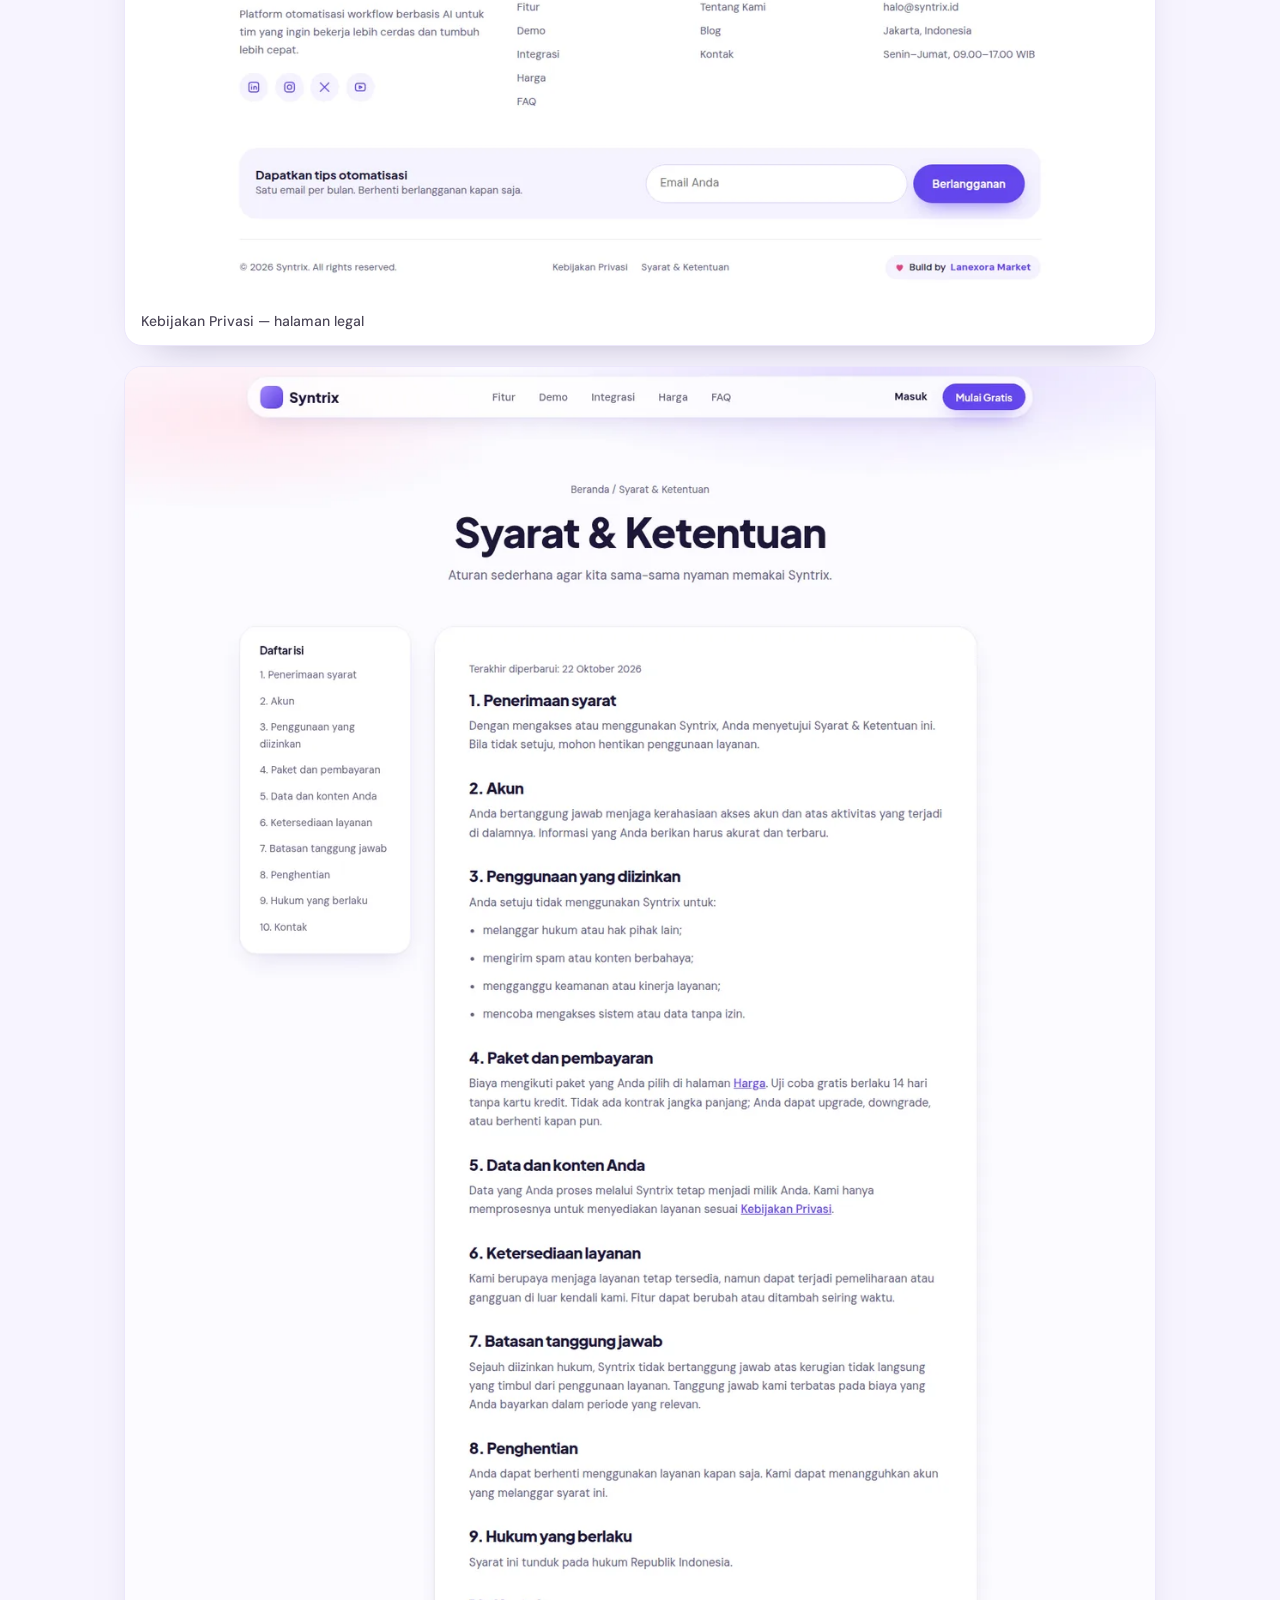
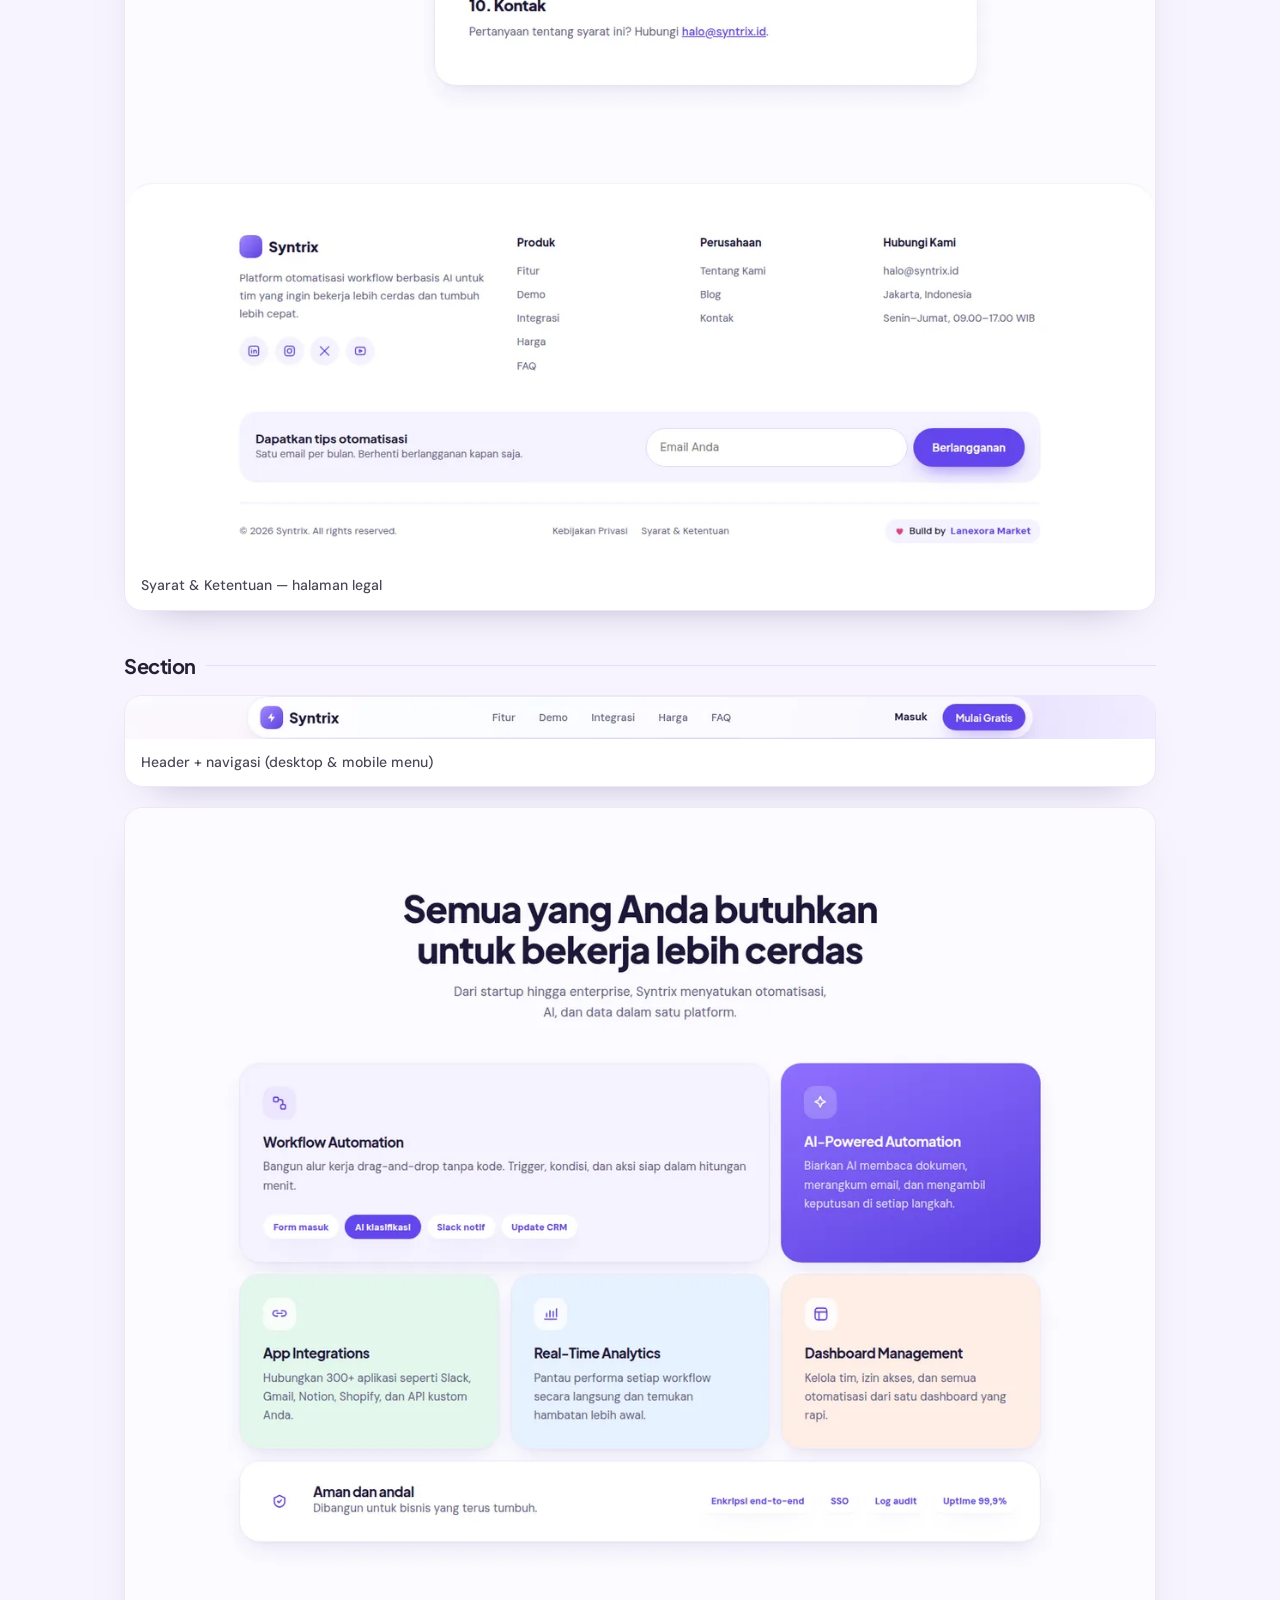
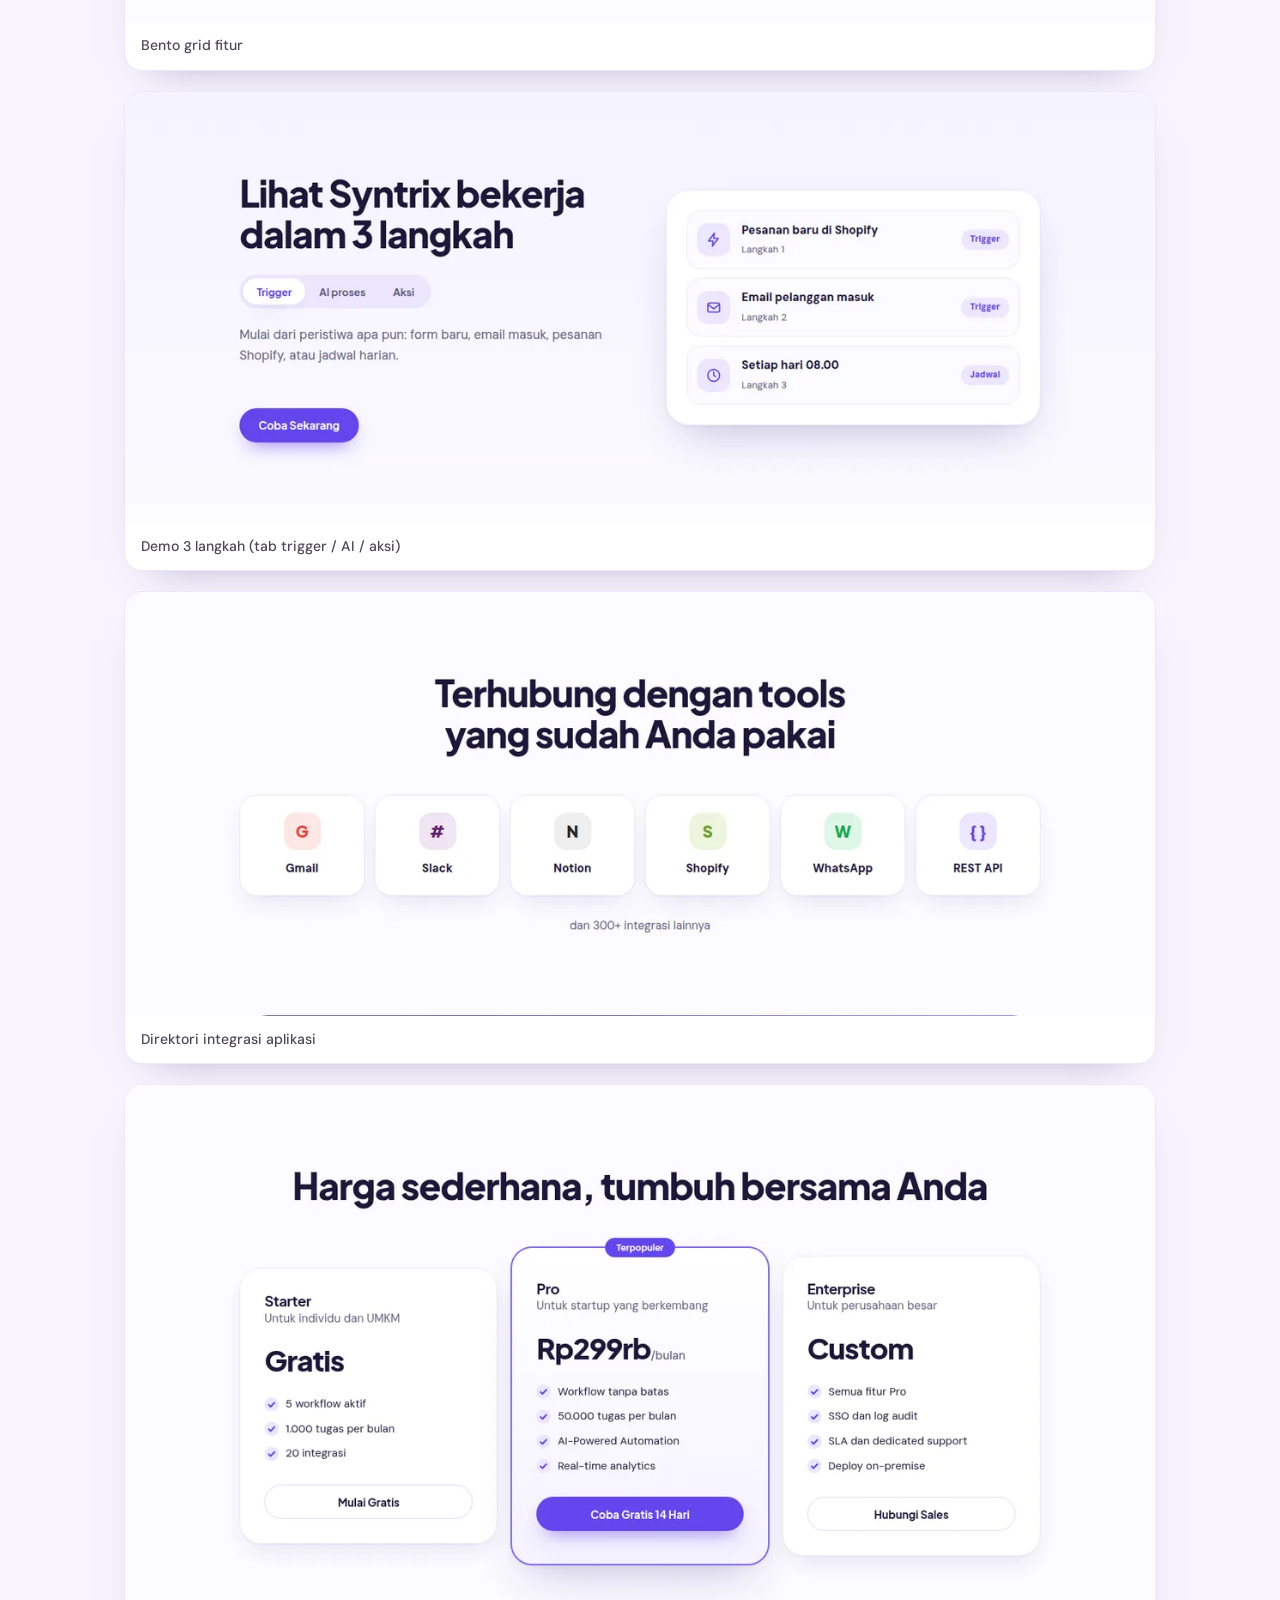
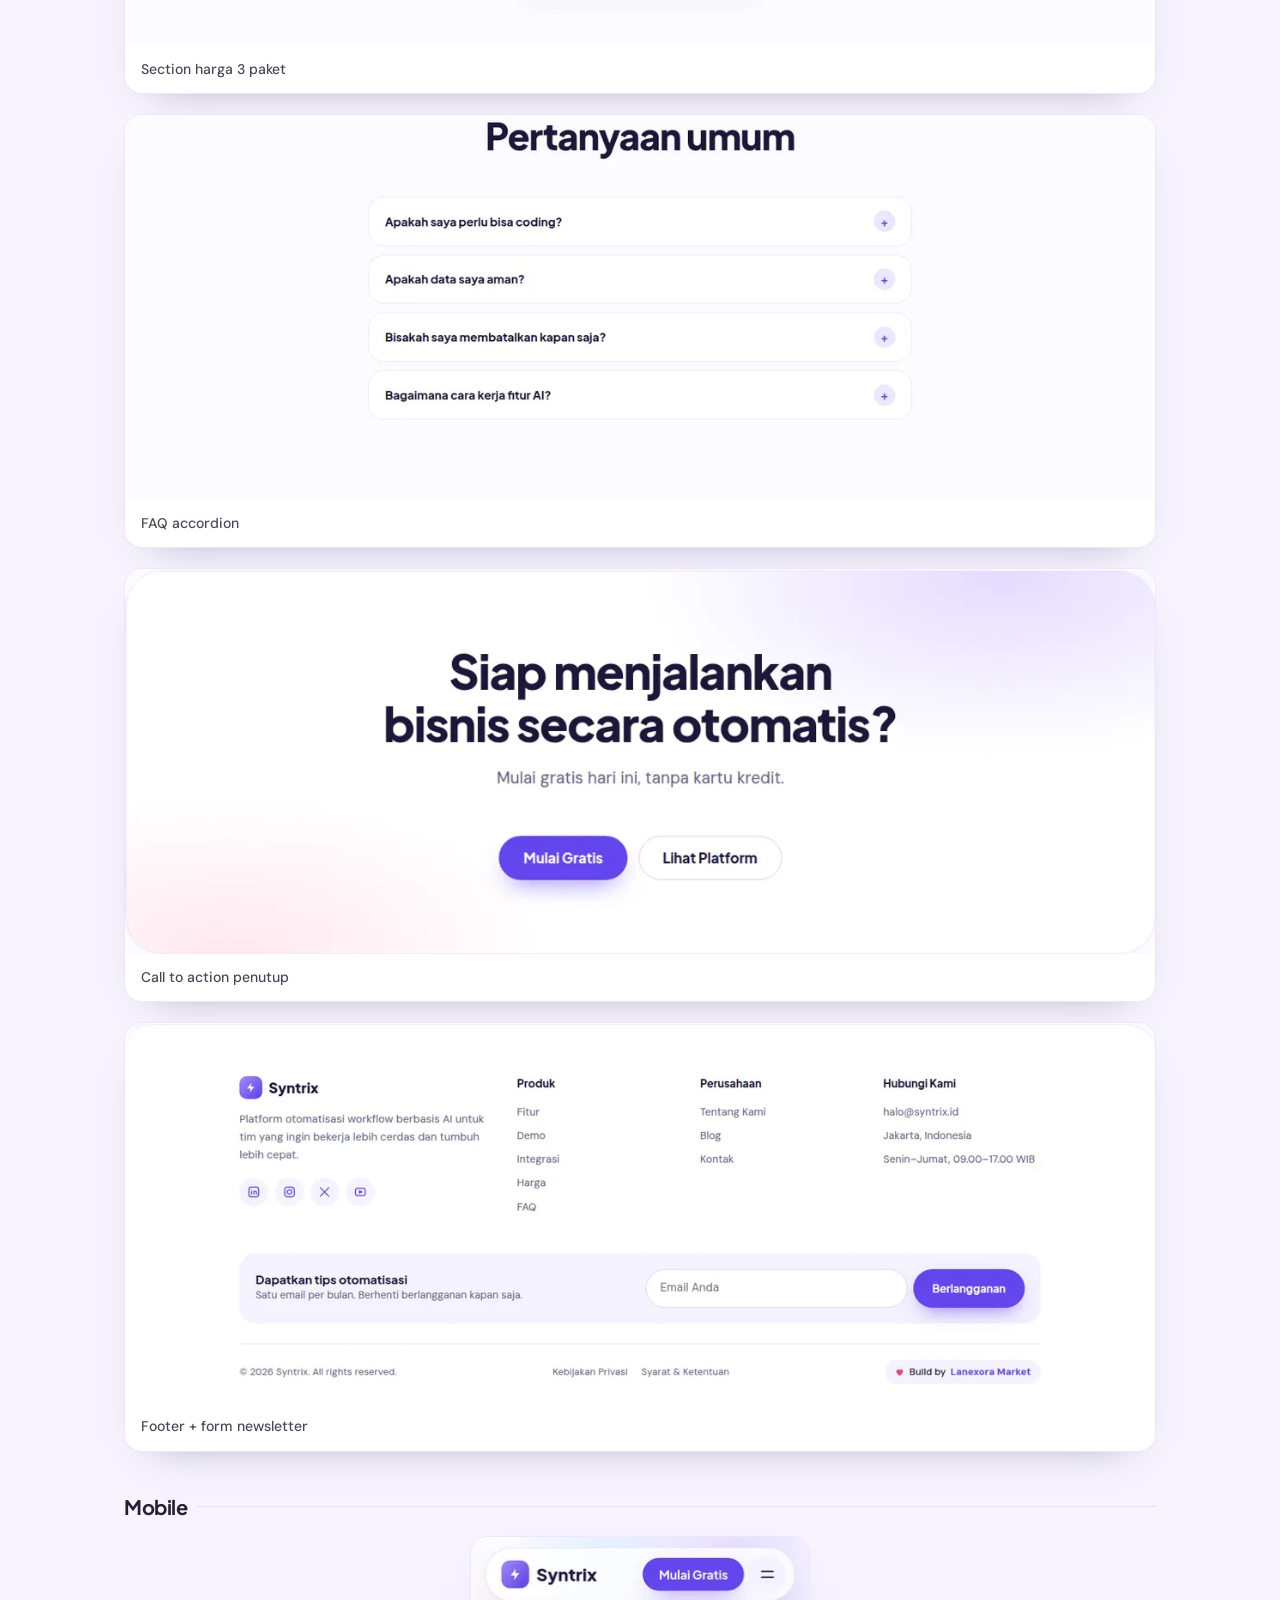
<file: preview/index.html>
<!DOCTYPE html>
<html lang="id"><head>
<meta charset="utf-8"><meta name="viewport" content="width=device-width,initial-scale=1">
<title>Preview Lengkap — Syntrix Landing Page</title>
<meta name="description" content="Screenshot seluruh halaman Syntrix landing page template: desktop, mobile, dan tiap section.">
<link rel="stylesheet" href="../style.css">
<style>
  body{background:#F7F4FF;color:#241f33}
  .pv{max-width:1080px;margin:0 auto;padding:56px 24px 80px}
  .pv-head{display:flex;align-items:center;gap:16px;margin-bottom:8px}
  .pv-mark{width:54px;height:54px;border-radius:16px;background:linear-gradient(135deg,#8B6BFF,#6446EE);display:grid;place-items:center;box-shadow:0 12px 24px -10px rgba(100,70,238,.7)}
  .pv-mark svg{width:26px;height:26px;fill:#fff}
  .pv h1{font-size:32px;margin:0}
  .pv h1 span{color:#6446EE}
  .pv p.lede{color:#6a6478;margin:6px 0 0}
  .pv-links{display:flex;gap:10px;flex-wrap:wrap;margin:24px 0 44px}
  .pv-links a{background:#fff;border:1px solid #e5ddfb;color:#5b4ed8;border-radius:999px;padding:9px 16px;font-size:14px;text-decoration:none;font-weight:500}
  .pv-links a.pri{background:#6446EE;color:#fff;border-color:#6446EE}
  h2{font-size:20px;margin:44px 0 18px;display:flex;align-items:center;gap:10px}
  h2::after{content:"";flex:1;height:1px;background:#e5ddfb}
  .grid{display:grid;gap:20px}
  .shot{background:#fff;border:1px solid #ece7fb;border-radius:18px;overflow:hidden;box-shadow:0 18px 40px -30px rgba(50,40,90,.5)}
  .shot a{display:block;background:#f3f0fb}
  .shot img{width:100%;display:block}
  .shot figcaption{padding:12px 16px;font-size:14px;color:#4b4657;font-weight:500}
  .mob{width:340px;margin:0 auto}
  footer{margin-top:64px;padding-top:24px;border-top:1px solid #e5ddfb;font-size:14px;color:#6a6478;display:flex;justify-content:space-between;flex-wrap:wrap;gap:12px}
</style></head>
<body>
<div class="pv">
  <div class="pv-head">
    <div class="pv-mark"><svg viewBox="0 0 24 24"><path d="M13 2 4 14h7l-1 8 9-12h-7z"/></svg></div>
    <div>
      <h1>Syntrix <span>Landing Page</span> — Preview Lengkap</h1>
      <p class="lede">Screenshot semua halaman dan section, desktop dan mobile.</p>
    </div>
  </div>
  <div class="pv-links">
    <a class="pri" href="https://alfinreswara.github.io/syntrix/">Buka live demo</a>
    <a href="https://github.com/alfinreswara/syntrix">Unduh source (GitHub)</a>
    <a href="https://market.lanexora.com/products">Beli di Lanexora Market</a>
  </div>
  <h2>Desktop</h2>
  <div class="grid">
    <figure class="shot">
      <a href="img/beranda-desktop.webp" target="_blank" rel="noopener"><img src="img/beranda-desktop.webp" alt="Beranda — halaman utama (desktop, 1440px)" loading="lazy"></a>
      <figcaption>Beranda — halaman utama (desktop, 1440px)</figcaption>
    </figure>
    <figure class="shot">
      <a href="img/tentang-desktop.webp" target="_blank" rel="noopener"><img src="img/tentang-desktop.webp" alt="Tentang Kami — halaman profil perusahaan" loading="lazy"></a>
      <figcaption>Tentang Kami — halaman profil perusahaan</figcaption>
    </figure>
    <figure class="shot">
      <a href="img/kontak-desktop.webp" target="_blank" rel="noopener"><img src="img/kontak-desktop.webp" alt="Kontak — formulir dan informasi layanan" loading="lazy"></a>
      <figcaption>Kontak — formulir dan informasi layanan</figcaption>
    </figure>
    <figure class="shot">
      <a href="img/privasi-desktop.webp" target="_blank" rel="noopener"><img src="img/privasi-desktop.webp" alt="Kebijakan Privasi — halaman legal" loading="lazy"></a>
      <figcaption>Kebijakan Privasi — halaman legal</figcaption>
    </figure>
    <figure class="shot">
      <a href="img/syarat-desktop.webp" target="_blank" rel="noopener"><img src="img/syarat-desktop.webp" alt="Syarat & Ketentuan — halaman legal" loading="lazy"></a>
      <figcaption>Syarat & Ketentuan — halaman legal</figcaption>
    </figure>
  </div>
  <h2>Section</h2>
  <div class="grid">
    <figure class="shot">
      <a href="img/bagian-header.webp" target="_blank" rel="noopener"><img src="img/bagian-header.webp" alt="Header + navigasi (desktop & mobile menu)" loading="lazy"></a>
      <figcaption>Header + navigasi (desktop & mobile menu)</figcaption>
    </figure>
    <figure class="shot">
      <a href="img/bagian-fitur.webp" target="_blank" rel="noopener"><img src="img/bagian-fitur.webp" alt="Bento grid fitur" loading="lazy"></a>
      <figcaption>Bento grid fitur</figcaption>
    </figure>
    <figure class="shot">
      <a href="img/bagian-demo.webp" target="_blank" rel="noopener"><img src="img/bagian-demo.webp" alt="Demo 3 langkah (tab trigger / AI / aksi)" loading="lazy"></a>
      <figcaption>Demo 3 langkah (tab trigger / AI / aksi)</figcaption>
    </figure>
    <figure class="shot">
      <a href="img/bagian-integrasi.webp" target="_blank" rel="noopener"><img src="img/bagian-integrasi.webp" alt="Direktori integrasi aplikasi" loading="lazy"></a>
      <figcaption>Direktori integrasi aplikasi</figcaption>
    </figure>
    <figure class="shot">
      <a href="img/bagian-harga.webp" target="_blank" rel="noopener"><img src="img/bagian-harga.webp" alt="Section harga 3 paket" loading="lazy"></a>
      <figcaption>Section harga 3 paket</figcaption>
    </figure>
    <figure class="shot">
      <a href="img/bagian-faq.webp" target="_blank" rel="noopener"><img src="img/bagian-faq.webp" alt="FAQ accordion" loading="lazy"></a>
      <figcaption>FAQ accordion</figcaption>
    </figure>
    <figure class="shot">
      <a href="img/bagian-cta.webp" target="_blank" rel="noopener"><img src="img/bagian-cta.webp" alt="Call to action penutup" loading="lazy"></a>
      <figcaption>Call to action penutup</figcaption>
    </figure>
    <figure class="shot">
      <a href="img/bagian-footer.webp" target="_blank" rel="noopener"><img src="img/bagian-footer.webp" alt="Footer + form newsletter" loading="lazy"></a>
      <figcaption>Footer + form newsletter</figcaption>
    </figure>
  </div>
  <h2>Mobile</h2>
  <div class="grid mob">
    <figure class="shot">
      <a href="img/beranda-mobile.webp" target="_blank" rel="noopener"><img src="img/beranda-mobile.webp" alt="Beranda — tampilan mobile (390px)" loading="lazy"></a>
      <figcaption>Beranda — tampilan mobile (390px)</figcaption>
    </figure>
    <figure class="shot">
      <a href="img/tentang-mobile.webp" target="_blank" rel="noopener"><img src="img/tentang-mobile.webp" alt="Tentang Kami — tampilan mobile" loading="lazy"></a>
      <figcaption>Tentang Kami — tampilan mobile</figcaption>
    </figure>
    <figure class="shot">
      <a href="img/kontak-mobile.webp" target="_blank" rel="noopener"><img src="img/kontak-mobile.webp" alt="Kontak — tampilan mobile" loading="lazy"></a>
      <figcaption>Kontak — tampilan mobile</figcaption>
    </figure>
    <figure class="shot">
      <a href="img/privasi-mobile.webp" target="_blank" rel="noopener"><img src="img/privasi-mobile.webp" alt="Kebijakan Privasi — tampilan mobile" loading="lazy"></a>
      <figcaption>Kebijakan Privasi — tampilan mobile</figcaption>
    </figure>
    <figure class="shot">
      <a href="img/syarat-mobile.webp" target="_blank" rel="noopener"><img src="img/syarat-mobile.webp" alt="Syarat & Ketentuan — tampilan mobile" loading="lazy"></a>
      <figcaption>Syarat & Ketentuan — tampilan mobile</figcaption>
    </figure>
  </div>
  <footer>
    <div>© 2026 Syntrix — template landing page oleh Lanexora Market</div>
    <div>alfinreswara.github.io/syntrix</div>
  </footer>
</div>
</body></html>
</file>
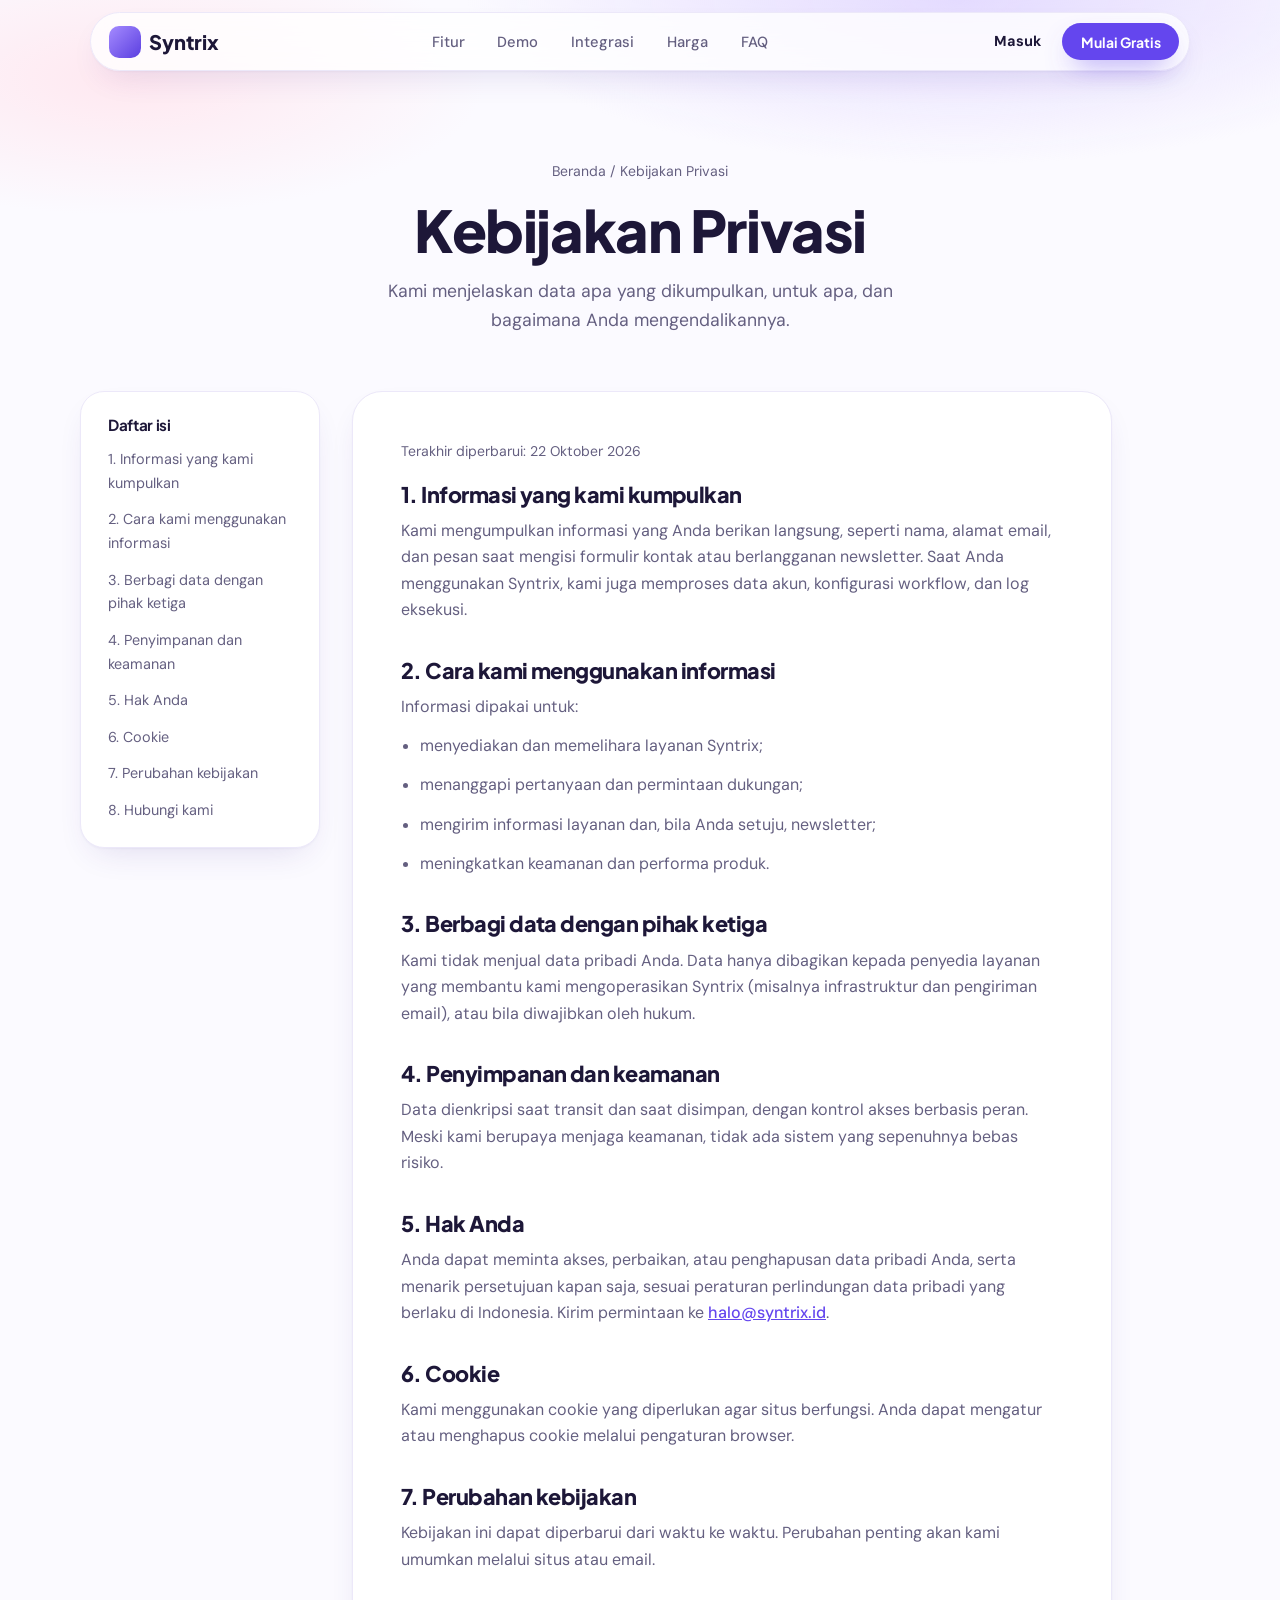
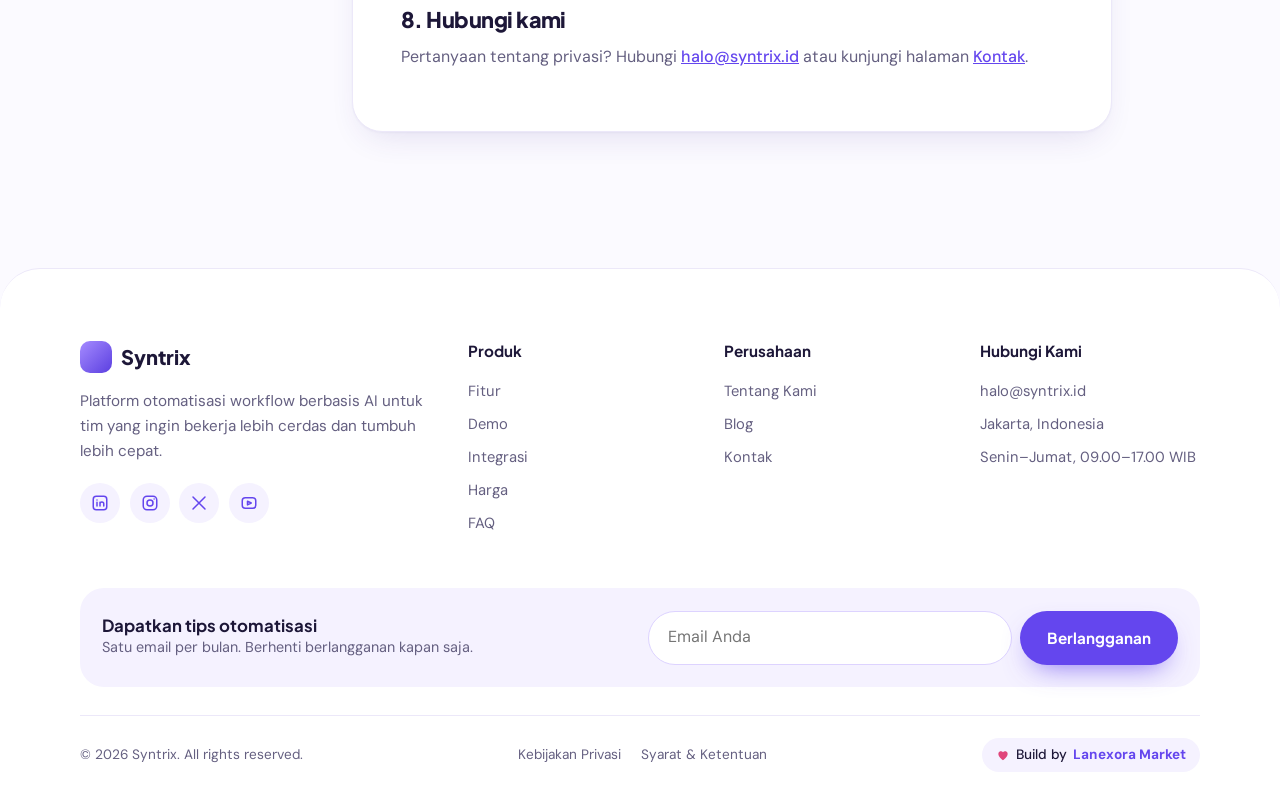
<file: kebijakan-privasi.html>
<!DOCTYPE html>
<html lang="id"><head><meta charset="utf-8"><meta name="viewport" content="width=device-width,initial-scale=1">
<title>Kebijakan Privasi — Syntrix</title><meta name="description" content="Cara Syntrix mengumpulkan, menggunakan, dan melindungi data Anda."><link rel="stylesheet" href="style.css"></head>
<body>
<svg width="0" height="0" style="position:absolute"><defs>
<symbol id="bolt" viewBox="0 0 24 24"><path d="M13 2 4 14h7l-1 8 9-12h-7z"/></symbol>
<symbol id="flow" viewBox="0 0 24 24"><rect x="3" y="3" width="7" height="7" rx="2"/><rect x="14" y="14" width="7" height="7" rx="2"/><path d="M10 6.5h4a3 3 0 0 1 3 3V14"/></symbol>
<symbol id="ai" viewBox="0 0 24 24"><path d="M12 3l2.5 5.5L20 11l-5.5 2.5L12 19l-2.5-5.5L4 11l5.5-2.5z"/></symbol>
<symbol id="plug" viewBox="0 0 24 24"><path d="M9 7H6a4 4 0 0 0 0 8h3M15 7h3a4 4 0 0 1 0 8h-3M8 11h8"/></symbol>
<symbol id="chart" viewBox="0 0 24 24"><path d="M3 20h18M6 16v-5M11 16V7M16 16v-8M21 16V4"/></symbol>
<symbol id="grid" viewBox="0 0 24 24"><rect x="3" y="3" width="18" height="18" rx="4"/><path d="M3 9h18M9 21V9"/></symbol>
<symbol id="shield" viewBox="0 0 24 24"><path d="M12 3l8 4v5c0 5-3.5 8-8 9-4.5-1-8-4-8-9V7z"/><path d="m9 12 2 2 4-4"/></symbol>
<symbol id="check" viewBox="0 0 24 24"><path d="m5 12.5 4.5 4.5L19 7.5"/></symbol>
<symbol id="mail" viewBox="0 0 24 24"><rect x="3" y="5" width="18" height="14" rx="3"/><path d="m4 8 8 6 8-6"/></symbol>
<symbol id="clock" viewBox="0 0 24 24"><circle cx="12" cy="12" r="9"/><path d="M12 7v5l3 2"/></symbol>
</defs></svg>
<a class="skip" href="index.html#main">Lompat ke konten</a>
<header><div class="nav">
<a href="index.html" class="logo" aria-label="Syntrix"><i><svg><use href="index.html#bolt"/></svg></i>Syntrix</a>
<nav class="links" aria-label="Utama"><a href="index.html#fitur">Fitur</a><a href="index.html#demo">Demo</a><a href="index.html#integrasi">Integrasi</a><a href="index.html#harga">Harga</a><a href="index.html#faq">FAQ</a></nav>
<div class="nav-r"><a href="#" class="login">Masuk</a><a href="index.html#harga" class="btn btn-p btn-s">Mulai Gratis</a>
<button class="burger" id="bg" aria-label="Buka menu" aria-expanded="false" aria-controls="mn"><svg viewBox="0 0 24 24"><path d="M4 8h16M4 16h16"/></svg></button></div>
<div class="menu" id="mn"><a href="index.html#fitur">Fitur</a><a href="index.html#demo">Demo</a><a href="index.html#integrasi">Integrasi</a><a href="index.html#harga">Harga</a><a href="index.html#faq">FAQ</a><a href="#">Masuk</a></div>
</div></header>

<main id="main">
<section class="ph"><div class="wrap"><p class="crumb"><a href="index.html">Beranda</a> / Kebijakan Privasi</p><h1>Kebijakan Privasi</h1><p class="lead">Kami menjelaskan data apa yang dikumpulkan, untuk apa, dan bagaimana Anda mengendalikannya.</p></div></section><div class="wrap legal"><nav class="toc" aria-label="Daftar isi"><h2>Daftar isi</h2><a href="#s1">1. Informasi yang kami kumpulkan</a><a href="#s2">2. Cara kami menggunakan informasi</a><a href="#s3">3. Berbagi data dengan pihak ketiga</a><a href="#s4">4. Penyimpanan dan keamanan</a><a href="#s5">5. Hak Anda</a><a href="#s6">6. Cookie</a><a href="#s7">7. Perubahan kebijakan</a><a href="#s8">8. Hubungi kami</a></nav><article class="prose"><p class="upd">Terakhir diperbarui: 22 Oktober 2026</p><h2 id="s1">1. Informasi yang kami kumpulkan</h2><p>Kami mengumpulkan informasi yang Anda berikan langsung, seperti nama, alamat email, dan pesan saat mengisi formulir kontak atau berlangganan newsletter. Saat Anda menggunakan Syntrix, kami juga memproses data akun, konfigurasi workflow, dan log eksekusi.</p><h2 id="s2">2. Cara kami menggunakan informasi</h2><p>Informasi dipakai untuk:</p><ul><li>menyediakan dan memelihara layanan Syntrix;</li><li>menanggapi pertanyaan dan permintaan dukungan;</li><li>mengirim informasi layanan dan, bila Anda setuju, newsletter;</li><li>meningkatkan keamanan dan performa produk.</li></ul><h2 id="s3">3. Berbagi data dengan pihak ketiga</h2><p>Kami tidak menjual data pribadi Anda. Data hanya dibagikan kepada penyedia layanan yang membantu kami mengoperasikan Syntrix (misalnya infrastruktur dan pengiriman email), atau bila diwajibkan oleh hukum.</p><h2 id="s4">4. Penyimpanan dan keamanan</h2><p>Data dienkripsi saat transit dan saat disimpan, dengan kontrol akses berbasis peran. Meski kami berupaya menjaga keamanan, tidak ada sistem yang sepenuhnya bebas risiko.</p><h2 id="s5">5. Hak Anda</h2><p>Anda dapat meminta akses, perbaikan, atau penghapusan data pribadi Anda, serta menarik persetujuan kapan saja, sesuai peraturan perlindungan data pribadi yang berlaku di Indonesia. Kirim permintaan ke <a href="mailto:halo@syntrix.id">halo@syntrix.id</a>.</p><h2 id="s6">6. Cookie</h2><p>Kami menggunakan cookie yang diperlukan agar situs berfungsi. Anda dapat mengatur atau menghapus cookie melalui pengaturan browser.</p><h2 id="s7">7. Perubahan kebijakan</h2><p>Kebijakan ini dapat diperbarui dari waktu ke waktu. Perubahan penting akan kami umumkan melalui situs atau email.</p><h2 id="s8">8. Hubungi kami</h2><p>Pertanyaan tentang privasi? Hubungi <a href="mailto:halo@syntrix.id">halo@syntrix.id</a> atau kunjungi halaman <a href="kontak.html">Kontak</a>.</p></article></div>
</main>
<footer><div class="wrap">
<div class="fg">
<div class="fb"><a href="index.html" class="logo"><i><svg><use href="index.html#bolt"/></svg></i>Syntrix</a><p>Platform otomatisasi workflow berbasis AI untuk tim yang ingin bekerja lebih cerdas dan tumbuh lebih cepat.</p>
<div class="soc"><a href="#" aria-label="LinkedIn"><svg viewBox="0 0 24 24"><rect x="3" y="3" width="18" height="18" rx="4"/><path d="M8 11v5M8 8v.01M12 16v-5m0 2a2.5 2.5 0 0 1 5 0v3"/></svg></a><a href="#" aria-label="Instagram"><svg viewBox="0 0 24 24"><rect x="3" y="3" width="18" height="18" rx="5"/><circle cx="12" cy="12" r="4"/><path d="M17.5 6.5v.01"/></svg></a><a href="#" aria-label="X"><svg viewBox="0 0 24 24"><path d="m4 4 16 16M20 4 4 20"/></svg></a><a href="#" aria-label="YouTube"><svg viewBox="0 0 24 24"><rect x="3" y="5" width="18" height="14" rx="4"/><path d="m10 9.5 5 2.5-5 2.5z"/></svg></a></div></div>
<div class="fc"><h4>Produk</h4><a href="index.html#fitur">Fitur</a><a href="index.html#demo">Demo</a><a href="index.html#integrasi">Integrasi</a><a href="index.html#harga">Harga</a><a href="index.html#faq">FAQ</a></div>
<div class="fc"><h4>Perusahaan</h4><a href="tentang.html">Tentang Kami</a><a href="https://lanexora.com" target="_blank" rel="noopener">Blog</a><a href="kontak.html">Kontak</a></div>
<div class="fc"><h4>Hubungi Kami</h4><a href="mailto:halo@syntrix.id">halo@syntrix.id</a><a href="kontak.html">Jakarta, Indonesia</a><a href="kontak.html">Senin–Jumat, 09.00–17.00 WIB</a></div>
</div>
<div class="fn"><div><h4>Dapatkan tips otomatisasi</h4><p>Satu email per bulan. Berhenti berlangganan kapan saja.</p></div>
<form onsubmit="event.preventDefault();this.querySelector('button').textContent='Terdaftar'"><input type="email" required placeholder="Email Anda" aria-label="Email"><button class="btn btn-p" type="submit">Berlangganan</button></form></div>
<div class="fbt"><p>© 2026 Syntrix. All rights reserved.</p><nav aria-label="Legal"><a href="kebijakan-privasi.html">Kebijakan Privasi</a><a href="syarat-ketentuan.html">Syarat &amp; Ketentuan</a></nav>
<span class="wm"><svg viewBox="0 0 24 24"><path d="M12 21s-8-5.2-8-11a4.5 4.5 0 0 1 8-2.8A4.5 4.5 0 0 1 20 10c0 5.8-8 11-8 11z"/></svg>Build by <b>Lanexora Market</b></span></div>
</div></footer>
<script src="site.js"></script>
</body></html>
</file>
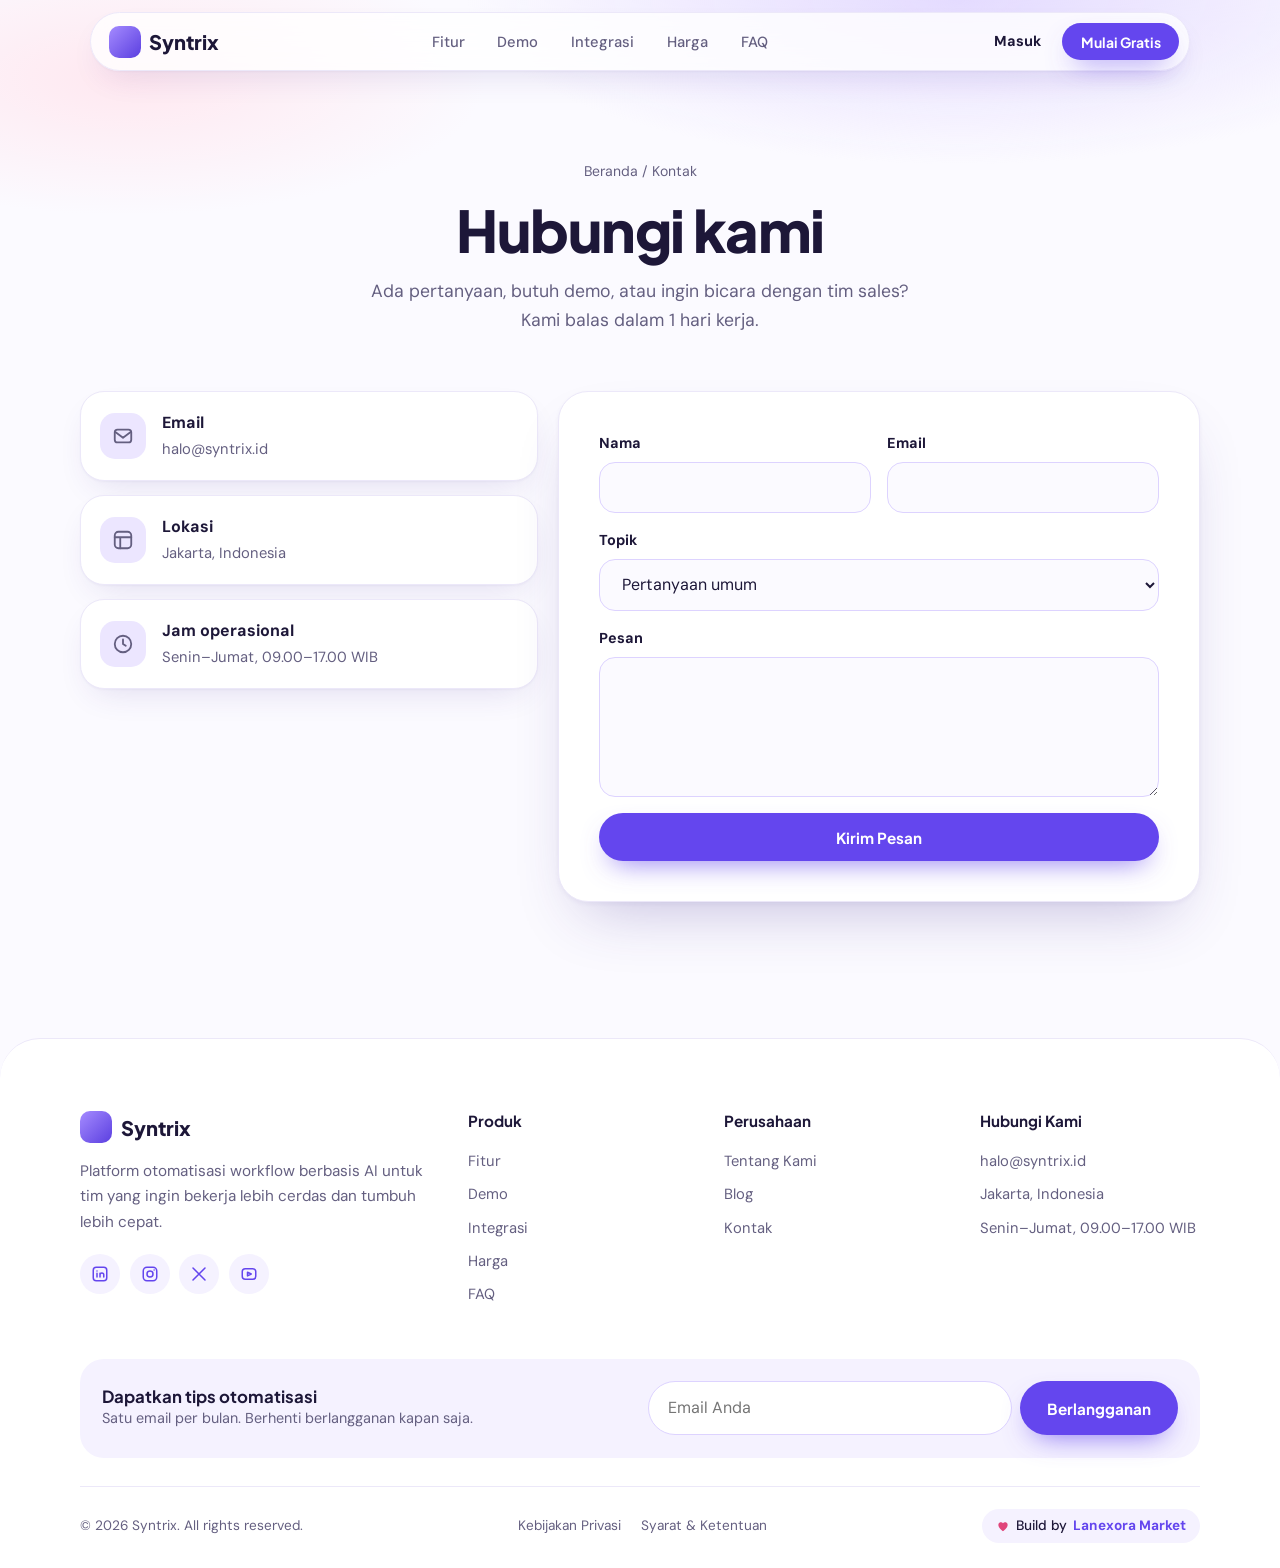
<file: kontak.html>
<!DOCTYPE html>
<html lang="id"><head><meta charset="utf-8"><meta name="viewport" content="width=device-width,initial-scale=1">
<title>Kontak — Syntrix</title><meta name="description" content="Hubungi tim Syntrix."><link rel="stylesheet" href="style.css"></head>
<body>
<svg width="0" height="0" style="position:absolute"><defs>
<symbol id="bolt" viewBox="0 0 24 24"><path d="M13 2 4 14h7l-1 8 9-12h-7z"/></symbol>
<symbol id="flow" viewBox="0 0 24 24"><rect x="3" y="3" width="7" height="7" rx="2"/><rect x="14" y="14" width="7" height="7" rx="2"/><path d="M10 6.5h4a3 3 0 0 1 3 3V14"/></symbol>
<symbol id="ai" viewBox="0 0 24 24"><path d="M12 3l2.5 5.5L20 11l-5.5 2.5L12 19l-2.5-5.5L4 11l5.5-2.5z"/></symbol>
<symbol id="plug" viewBox="0 0 24 24"><path d="M9 7H6a4 4 0 0 0 0 8h3M15 7h3a4 4 0 0 1 0 8h-3M8 11h8"/></symbol>
<symbol id="chart" viewBox="0 0 24 24"><path d="M3 20h18M6 16v-5M11 16V7M16 16v-8M21 16V4"/></symbol>
<symbol id="grid" viewBox="0 0 24 24"><rect x="3" y="3" width="18" height="18" rx="4"/><path d="M3 9h18M9 21V9"/></symbol>
<symbol id="shield" viewBox="0 0 24 24"><path d="M12 3l8 4v5c0 5-3.5 8-8 9-4.5-1-8-4-8-9V7z"/><path d="m9 12 2 2 4-4"/></symbol>
<symbol id="check" viewBox="0 0 24 24"><path d="m5 12.5 4.5 4.5L19 7.5"/></symbol>
<symbol id="mail" viewBox="0 0 24 24"><rect x="3" y="5" width="18" height="14" rx="3"/><path d="m4 8 8 6 8-6"/></symbol>
<symbol id="clock" viewBox="0 0 24 24"><circle cx="12" cy="12" r="9"/><path d="M12 7v5l3 2"/></symbol>
</defs></svg>
<a class="skip" href="index.html#main">Lompat ke konten</a>
<header><div class="nav">
<a href="index.html" class="logo" aria-label="Syntrix"><i><svg><use href="index.html#bolt"/></svg></i>Syntrix</a>
<nav class="links" aria-label="Utama"><a href="index.html#fitur">Fitur</a><a href="index.html#demo">Demo</a><a href="index.html#integrasi">Integrasi</a><a href="index.html#harga">Harga</a><a href="index.html#faq">FAQ</a></nav>
<div class="nav-r"><a href="#" class="login">Masuk</a><a href="index.html#harga" class="btn btn-p btn-s">Mulai Gratis</a>
<button class="burger" id="bg" aria-label="Buka menu" aria-expanded="false" aria-controls="mn"><svg viewBox="0 0 24 24"><path d="M4 8h16M4 16h16"/></svg></button></div>
<div class="menu" id="mn"><a href="index.html#fitur">Fitur</a><a href="index.html#demo">Demo</a><a href="index.html#integrasi">Integrasi</a><a href="index.html#harga">Harga</a><a href="index.html#faq">FAQ</a><a href="#">Masuk</a></div>
</div></header>

<main id="main">
<section class="ph"><div class="wrap"><p class="crumb"><a href="index.html">Beranda</a> / Kontak</p><h1>Hubungi kami</h1><p class="lead">Ada pertanyaan, butuh demo, atau ingin bicara dengan tim sales? Kami balas dalam 1 hari kerja.</p></div></section><div class="wrap cg"><div class="ci">
<div class="cc"><span class="ic"><svg><use href="#mail"/></svg></span><div><b>Email</b><span>halo@syntrix.id</span></div></div>
<div class="cc"><span class="ic"><svg><use href="#grid"/></svg></span><div><b>Lokasi</b><span>Jakarta, Indonesia</span></div></div>
<div class="cc"><span class="ic"><svg><use href="#clock"/></svg></span><div><b>Jam operasional</b><span>Senin–Jumat, 09.00–17.00 WIB</span></div></div></div>
<form class="form" id="cf"><div class="two"><label>Nama<input name="nama" required autocomplete="name"></label><label>Email<input type="email" name="email" required autocomplete="email"></label></div>
<label>Topik<select name="topik"><option>Pertanyaan umum</option><option>Hubungi Sales (Enterprise)</option><option>Dukungan teknis</option><option>Kerja sama</option></select></label>
<label>Pesan<textarea name="pesan" required></textarea></label>
<button class="btn btn-p" type="submit">Kirim Pesan</button><p class="ok" id="ok" role="status">Aplikasi email Anda akan terbuka dengan pesan siap kirim. Terima kasih!</p></form></div>
</main>
<footer><div class="wrap">
<div class="fg">
<div class="fb"><a href="index.html" class="logo"><i><svg><use href="index.html#bolt"/></svg></i>Syntrix</a><p>Platform otomatisasi workflow berbasis AI untuk tim yang ingin bekerja lebih cerdas dan tumbuh lebih cepat.</p>
<div class="soc"><a href="#" aria-label="LinkedIn"><svg viewBox="0 0 24 24"><rect x="3" y="3" width="18" height="18" rx="4"/><path d="M8 11v5M8 8v.01M12 16v-5m0 2a2.5 2.5 0 0 1 5 0v3"/></svg></a><a href="#" aria-label="Instagram"><svg viewBox="0 0 24 24"><rect x="3" y="3" width="18" height="18" rx="5"/><circle cx="12" cy="12" r="4"/><path d="M17.5 6.5v.01"/></svg></a><a href="#" aria-label="X"><svg viewBox="0 0 24 24"><path d="m4 4 16 16M20 4 4 20"/></svg></a><a href="#" aria-label="YouTube"><svg viewBox="0 0 24 24"><rect x="3" y="5" width="18" height="14" rx="4"/><path d="m10 9.5 5 2.5-5 2.5z"/></svg></a></div></div>
<div class="fc"><h4>Produk</h4><a href="index.html#fitur">Fitur</a><a href="index.html#demo">Demo</a><a href="index.html#integrasi">Integrasi</a><a href="index.html#harga">Harga</a><a href="index.html#faq">FAQ</a></div>
<div class="fc"><h4>Perusahaan</h4><a href="tentang.html">Tentang Kami</a><a href="https://lanexora.com" target="_blank" rel="noopener">Blog</a><a href="kontak.html">Kontak</a></div>
<div class="fc"><h4>Hubungi Kami</h4><a href="mailto:halo@syntrix.id">halo@syntrix.id</a><a href="kontak.html">Jakarta, Indonesia</a><a href="kontak.html">Senin–Jumat, 09.00–17.00 WIB</a></div>
</div>
<div class="fn"><div><h4>Dapatkan tips otomatisasi</h4><p>Satu email per bulan. Berhenti berlangganan kapan saja.</p></div>
<form onsubmit="event.preventDefault();this.querySelector('button').textContent='Terdaftar'"><input type="email" required placeholder="Email Anda" aria-label="Email"><button class="btn btn-p" type="submit">Berlangganan</button></form></div>
<div class="fbt"><p>© 2026 Syntrix. All rights reserved.</p><nav aria-label="Legal"><a href="kebijakan-privasi.html">Kebijakan Privasi</a><a href="syarat-ketentuan.html">Syarat &amp; Ketentuan</a></nav>
<span class="wm"><svg viewBox="0 0 24 24"><path d="M12 21s-8-5.2-8-11a4.5 4.5 0 0 1 8-2.8A4.5 4.5 0 0 1 20 10c0 5.8-8 11-8 11z"/></svg>Build by <b>Lanexora Market</b></span></div>
</div></footer>
<script src="site.js"></script><script>document.getElementById('cf').onsubmit=e=>{e.preventDefault();const f=new FormData(e.target);location.href='mailto:halo@syntrix.id?subject='+encodeURIComponent('[Syntrix] '+f.get('topik'))+'&body='+encodeURIComponent(f.get('pesan')+'\n\n— '+f.get('nama')+' ('+f.get('email')+')');document.getElementById('ok').classList.add('show')}</script>
</body></html>
</file>
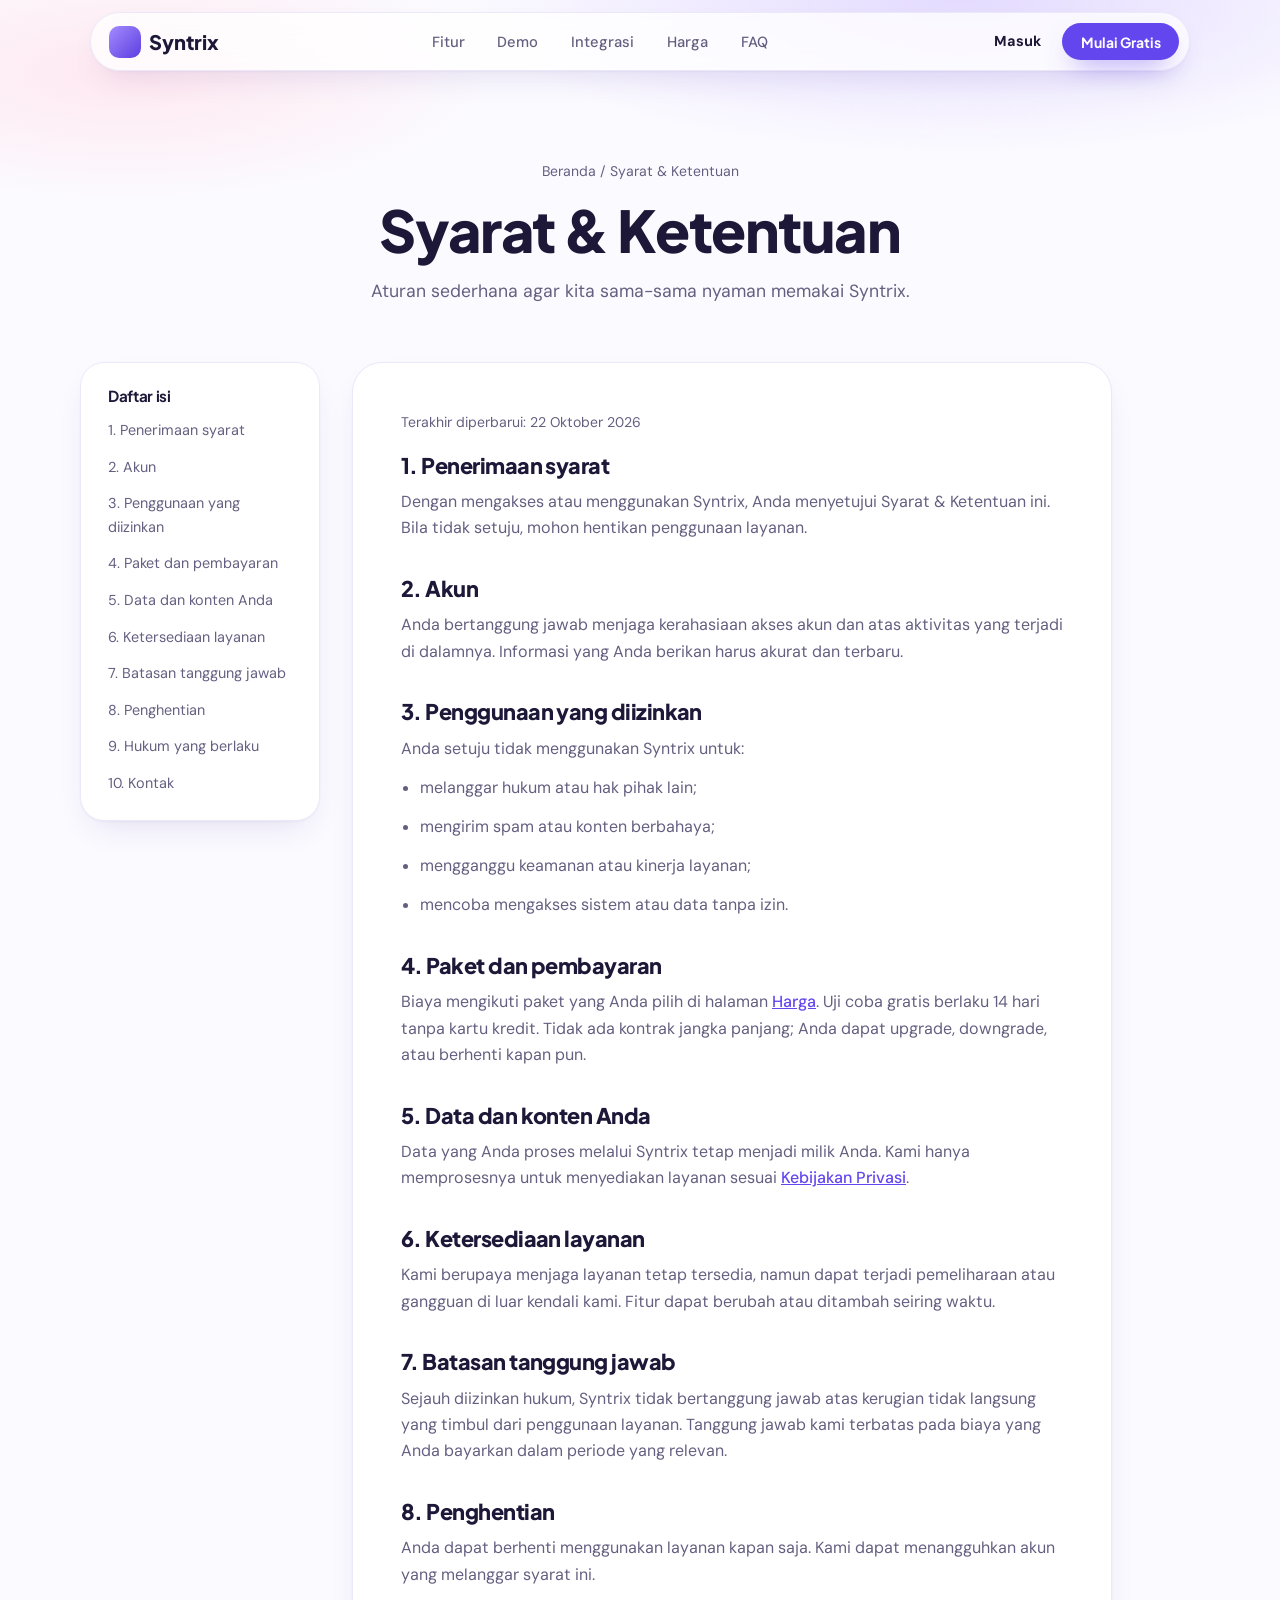
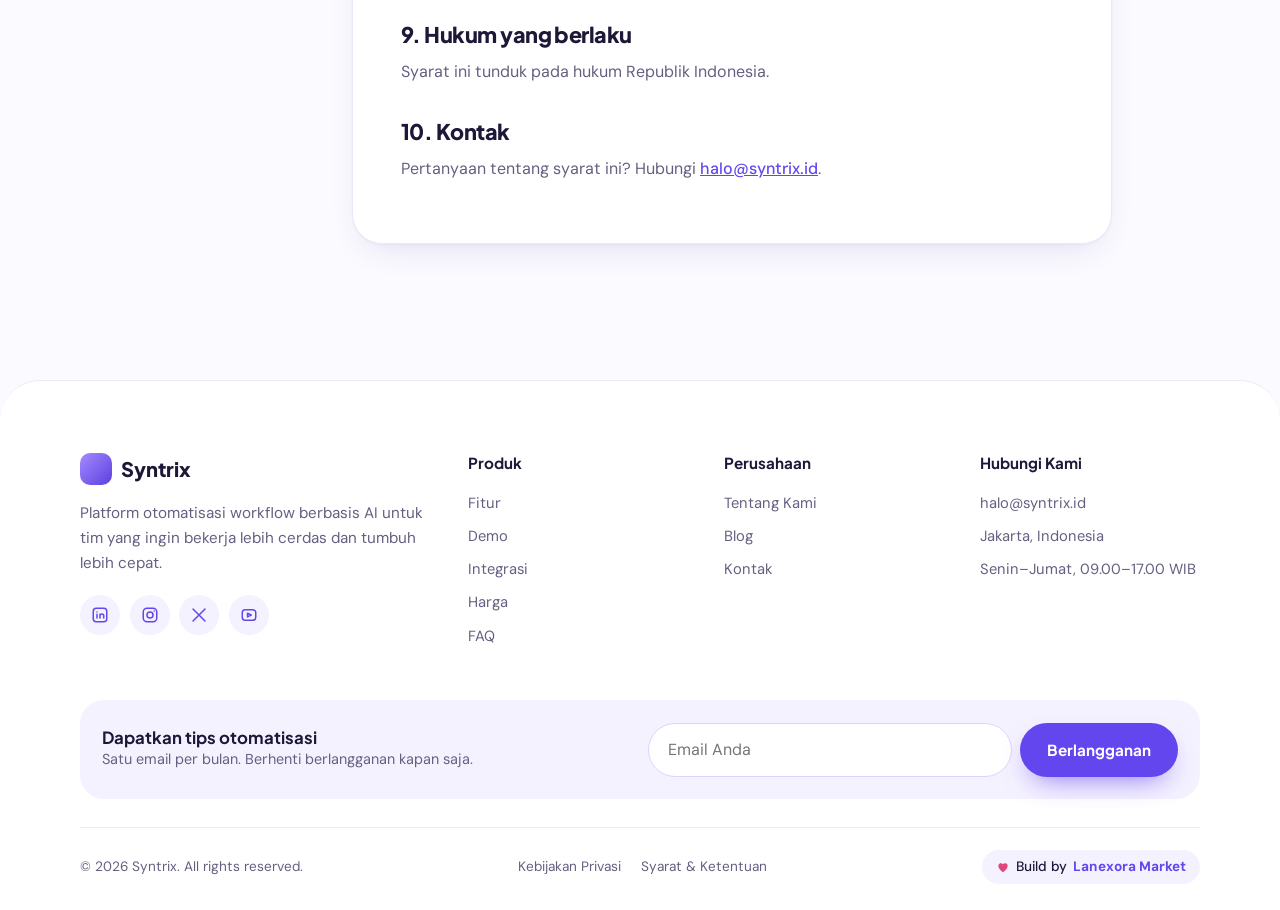
<file: syarat-ketentuan.html>
<!DOCTYPE html>
<html lang="id"><head><meta charset="utf-8"><meta name="viewport" content="width=device-width,initial-scale=1">
<title>Syarat &amp; Ketentuan — Syntrix</title><meta name="description" content="Aturan penggunaan layanan Syntrix."><link rel="stylesheet" href="style.css"></head>
<body>
<svg width="0" height="0" style="position:absolute"><defs>
<symbol id="bolt" viewBox="0 0 24 24"><path d="M13 2 4 14h7l-1 8 9-12h-7z"/></symbol>
<symbol id="flow" viewBox="0 0 24 24"><rect x="3" y="3" width="7" height="7" rx="2"/><rect x="14" y="14" width="7" height="7" rx="2"/><path d="M10 6.5h4a3 3 0 0 1 3 3V14"/></symbol>
<symbol id="ai" viewBox="0 0 24 24"><path d="M12 3l2.5 5.5L20 11l-5.5 2.5L12 19l-2.5-5.5L4 11l5.5-2.5z"/></symbol>
<symbol id="plug" viewBox="0 0 24 24"><path d="M9 7H6a4 4 0 0 0 0 8h3M15 7h3a4 4 0 0 1 0 8h-3M8 11h8"/></symbol>
<symbol id="chart" viewBox="0 0 24 24"><path d="M3 20h18M6 16v-5M11 16V7M16 16v-8M21 16V4"/></symbol>
<symbol id="grid" viewBox="0 0 24 24"><rect x="3" y="3" width="18" height="18" rx="4"/><path d="M3 9h18M9 21V9"/></symbol>
<symbol id="shield" viewBox="0 0 24 24"><path d="M12 3l8 4v5c0 5-3.5 8-8 9-4.5-1-8-4-8-9V7z"/><path d="m9 12 2 2 4-4"/></symbol>
<symbol id="check" viewBox="0 0 24 24"><path d="m5 12.5 4.5 4.5L19 7.5"/></symbol>
<symbol id="mail" viewBox="0 0 24 24"><rect x="3" y="5" width="18" height="14" rx="3"/><path d="m4 8 8 6 8-6"/></symbol>
<symbol id="clock" viewBox="0 0 24 24"><circle cx="12" cy="12" r="9"/><path d="M12 7v5l3 2"/></symbol>
</defs></svg>
<a class="skip" href="index.html#main">Lompat ke konten</a>
<header><div class="nav">
<a href="index.html" class="logo" aria-label="Syntrix"><i><svg><use href="index.html#bolt"/></svg></i>Syntrix</a>
<nav class="links" aria-label="Utama"><a href="index.html#fitur">Fitur</a><a href="index.html#demo">Demo</a><a href="index.html#integrasi">Integrasi</a><a href="index.html#harga">Harga</a><a href="index.html#faq">FAQ</a></nav>
<div class="nav-r"><a href="#" class="login">Masuk</a><a href="index.html#harga" class="btn btn-p btn-s">Mulai Gratis</a>
<button class="burger" id="bg" aria-label="Buka menu" aria-expanded="false" aria-controls="mn"><svg viewBox="0 0 24 24"><path d="M4 8h16M4 16h16"/></svg></button></div>
<div class="menu" id="mn"><a href="index.html#fitur">Fitur</a><a href="index.html#demo">Demo</a><a href="index.html#integrasi">Integrasi</a><a href="index.html#harga">Harga</a><a href="index.html#faq">FAQ</a><a href="#">Masuk</a></div>
</div></header>

<main id="main">
<section class="ph"><div class="wrap"><p class="crumb"><a href="index.html">Beranda</a> / Syarat &amp; Ketentuan</p><h1>Syarat &amp; Ketentuan</h1><p class="lead">Aturan sederhana agar kita sama-sama nyaman memakai Syntrix.</p></div></section><div class="wrap legal"><nav class="toc" aria-label="Daftar isi"><h2>Daftar isi</h2><a href="#s1">1. Penerimaan syarat</a><a href="#s2">2. Akun</a><a href="#s3">3. Penggunaan yang diizinkan</a><a href="#s4">4. Paket dan pembayaran</a><a href="#s5">5. Data dan konten Anda</a><a href="#s6">6. Ketersediaan layanan</a><a href="#s7">7. Batasan tanggung jawab</a><a href="#s8">8. Penghentian</a><a href="#s9">9. Hukum yang berlaku</a><a href="#s10">10. Kontak</a></nav><article class="prose"><p class="upd">Terakhir diperbarui: 22 Oktober 2026</p><h2 id="s1">1. Penerimaan syarat</h2><p>Dengan mengakses atau menggunakan Syntrix, Anda menyetujui Syarat &amp; Ketentuan ini. Bila tidak setuju, mohon hentikan penggunaan layanan.</p><h2 id="s2">2. Akun</h2><p>Anda bertanggung jawab menjaga kerahasiaan akses akun dan atas aktivitas yang terjadi di dalamnya. Informasi yang Anda berikan harus akurat dan terbaru.</p><h2 id="s3">3. Penggunaan yang diizinkan</h2><p>Anda setuju tidak menggunakan Syntrix untuk:</p><ul><li>melanggar hukum atau hak pihak lain;</li><li>mengirim spam atau konten berbahaya;</li><li>mengganggu keamanan atau kinerja layanan;</li><li>mencoba mengakses sistem atau data tanpa izin.</li></ul><h2 id="s4">4. Paket dan pembayaran</h2><p>Biaya mengikuti paket yang Anda pilih di halaman <a href="index.html#harga">Harga</a>. Uji coba gratis berlaku 14 hari tanpa kartu kredit. Tidak ada kontrak jangka panjang; Anda dapat upgrade, downgrade, atau berhenti kapan pun.</p><h2 id="s5">5. Data dan konten Anda</h2><p>Data yang Anda proses melalui Syntrix tetap menjadi milik Anda. Kami hanya memprosesnya untuk menyediakan layanan sesuai <a href="kebijakan-privasi.html">Kebijakan Privasi</a>.</p><h2 id="s6">6. Ketersediaan layanan</h2><p>Kami berupaya menjaga layanan tetap tersedia, namun dapat terjadi pemeliharaan atau gangguan di luar kendali kami. Fitur dapat berubah atau ditambah seiring waktu.</p><h2 id="s7">7. Batasan tanggung jawab</h2><p>Sejauh diizinkan hukum, Syntrix tidak bertanggung jawab atas kerugian tidak langsung yang timbul dari penggunaan layanan. Tanggung jawab kami terbatas pada biaya yang Anda bayarkan dalam periode yang relevan.</p><h2 id="s8">8. Penghentian</h2><p>Anda dapat berhenti menggunakan layanan kapan saja. Kami dapat menangguhkan akun yang melanggar syarat ini.</p><h2 id="s9">9. Hukum yang berlaku</h2><p>Syarat ini tunduk pada hukum Republik Indonesia.</p><h2 id="s10">10. Kontak</h2><p>Pertanyaan tentang syarat ini? Hubungi <a href="mailto:halo@syntrix.id">halo@syntrix.id</a>.</p></article></div>
</main>
<footer><div class="wrap">
<div class="fg">
<div class="fb"><a href="index.html" class="logo"><i><svg><use href="index.html#bolt"/></svg></i>Syntrix</a><p>Platform otomatisasi workflow berbasis AI untuk tim yang ingin bekerja lebih cerdas dan tumbuh lebih cepat.</p>
<div class="soc"><a href="#" aria-label="LinkedIn"><svg viewBox="0 0 24 24"><rect x="3" y="3" width="18" height="18" rx="4"/><path d="M8 11v5M8 8v.01M12 16v-5m0 2a2.5 2.5 0 0 1 5 0v3"/></svg></a><a href="#" aria-label="Instagram"><svg viewBox="0 0 24 24"><rect x="3" y="3" width="18" height="18" rx="5"/><circle cx="12" cy="12" r="4"/><path d="M17.5 6.5v.01"/></svg></a><a href="#" aria-label="X"><svg viewBox="0 0 24 24"><path d="m4 4 16 16M20 4 4 20"/></svg></a><a href="#" aria-label="YouTube"><svg viewBox="0 0 24 24"><rect x="3" y="5" width="18" height="14" rx="4"/><path d="m10 9.5 5 2.5-5 2.5z"/></svg></a></div></div>
<div class="fc"><h4>Produk</h4><a href="index.html#fitur">Fitur</a><a href="index.html#demo">Demo</a><a href="index.html#integrasi">Integrasi</a><a href="index.html#harga">Harga</a><a href="index.html#faq">FAQ</a></div>
<div class="fc"><h4>Perusahaan</h4><a href="tentang.html">Tentang Kami</a><a href="https://lanexora.com" target="_blank" rel="noopener">Blog</a><a href="kontak.html">Kontak</a></div>
<div class="fc"><h4>Hubungi Kami</h4><a href="mailto:halo@syntrix.id">halo@syntrix.id</a><a href="kontak.html">Jakarta, Indonesia</a><a href="kontak.html">Senin–Jumat, 09.00–17.00 WIB</a></div>
</div>
<div class="fn"><div><h4>Dapatkan tips otomatisasi</h4><p>Satu email per bulan. Berhenti berlangganan kapan saja.</p></div>
<form onsubmit="event.preventDefault();this.querySelector('button').textContent='Terdaftar'"><input type="email" required placeholder="Email Anda" aria-label="Email"><button class="btn btn-p" type="submit">Berlangganan</button></form></div>
<div class="fbt"><p>© 2026 Syntrix. All rights reserved.</p><nav aria-label="Legal"><a href="kebijakan-privasi.html">Kebijakan Privasi</a><a href="syarat-ketentuan.html">Syarat &amp; Ketentuan</a></nav>
<span class="wm"><svg viewBox="0 0 24 24"><path d="M12 21s-8-5.2-8-11a4.5 4.5 0 0 1 8-2.8A4.5 4.5 0 0 1 20 10c0 5.8-8 11-8 11z"/></svg>Build by <b>Lanexora Market</b></span></div>
</div></footer>
<script src="site.js"></script>
</body></html>
</file>
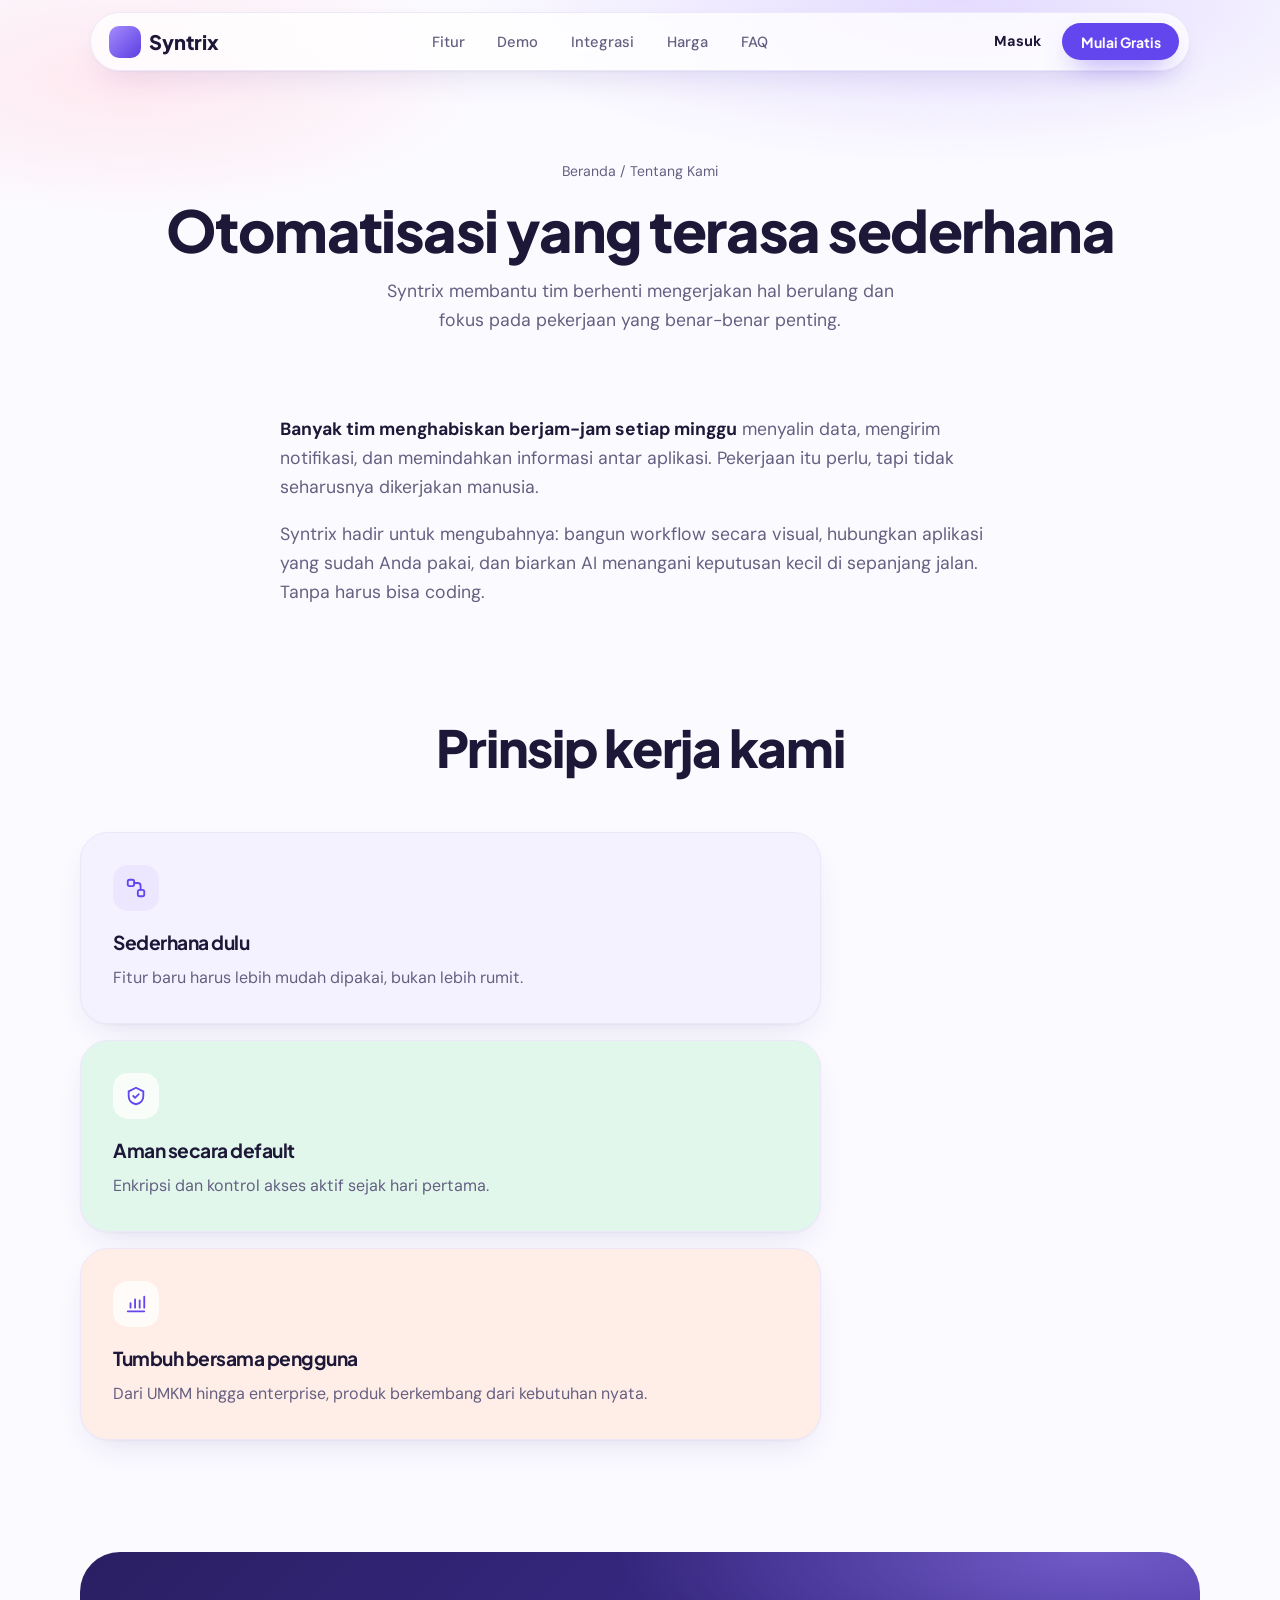
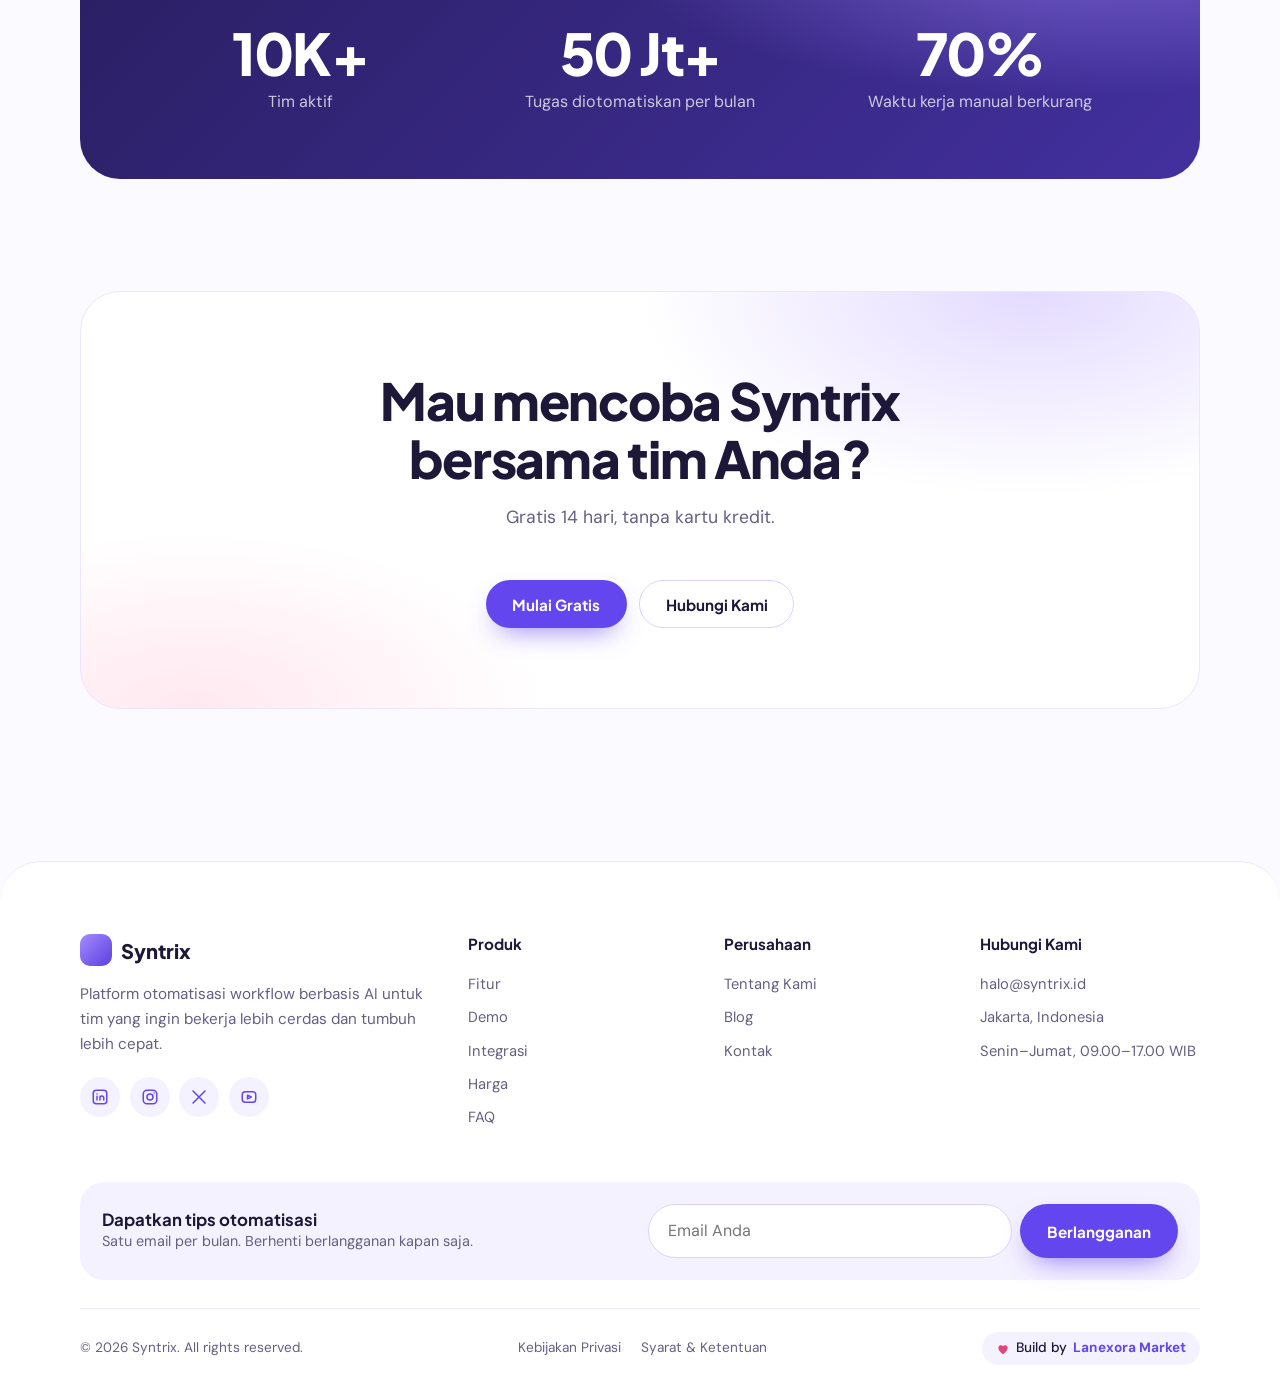
<file: tentang.html>
<!DOCTYPE html>
<html lang="id"><head><meta charset="utf-8"><meta name="viewport" content="width=device-width,initial-scale=1">
<title>Tentang Kami — Syntrix</title><meta name="description" content="Mengapa Syntrix dibuat dan prinsip yang kami pegang."><link rel="stylesheet" href="style.css"></head>
<body>
<svg width="0" height="0" style="position:absolute"><defs>
<symbol id="bolt" viewBox="0 0 24 24"><path d="M13 2 4 14h7l-1 8 9-12h-7z"/></symbol>
<symbol id="flow" viewBox="0 0 24 24"><rect x="3" y="3" width="7" height="7" rx="2"/><rect x="14" y="14" width="7" height="7" rx="2"/><path d="M10 6.5h4a3 3 0 0 1 3 3V14"/></symbol>
<symbol id="ai" viewBox="0 0 24 24"><path d="M12 3l2.5 5.5L20 11l-5.5 2.5L12 19l-2.5-5.5L4 11l5.5-2.5z"/></symbol>
<symbol id="plug" viewBox="0 0 24 24"><path d="M9 7H6a4 4 0 0 0 0 8h3M15 7h3a4 4 0 0 1 0 8h-3M8 11h8"/></symbol>
<symbol id="chart" viewBox="0 0 24 24"><path d="M3 20h18M6 16v-5M11 16V7M16 16v-8M21 16V4"/></symbol>
<symbol id="grid" viewBox="0 0 24 24"><rect x="3" y="3" width="18" height="18" rx="4"/><path d="M3 9h18M9 21V9"/></symbol>
<symbol id="shield" viewBox="0 0 24 24"><path d="M12 3l8 4v5c0 5-3.5 8-8 9-4.5-1-8-4-8-9V7z"/><path d="m9 12 2 2 4-4"/></symbol>
<symbol id="check" viewBox="0 0 24 24"><path d="m5 12.5 4.5 4.5L19 7.5"/></symbol>
<symbol id="mail" viewBox="0 0 24 24"><rect x="3" y="5" width="18" height="14" rx="3"/><path d="m4 8 8 6 8-6"/></symbol>
<symbol id="clock" viewBox="0 0 24 24"><circle cx="12" cy="12" r="9"/><path d="M12 7v5l3 2"/></symbol>
</defs></svg>
<a class="skip" href="index.html#main">Lompat ke konten</a>
<header><div class="nav">
<a href="index.html" class="logo" aria-label="Syntrix"><i><svg><use href="index.html#bolt"/></svg></i>Syntrix</a>
<nav class="links" aria-label="Utama"><a href="index.html#fitur">Fitur</a><a href="index.html#demo">Demo</a><a href="index.html#integrasi">Integrasi</a><a href="index.html#harga">Harga</a><a href="index.html#faq">FAQ</a></nav>
<div class="nav-r"><a href="#" class="login">Masuk</a><a href="index.html#harga" class="btn btn-p btn-s">Mulai Gratis</a>
<button class="burger" id="bg" aria-label="Buka menu" aria-expanded="false" aria-controls="mn"><svg viewBox="0 0 24 24"><path d="M4 8h16M4 16h16"/></svg></button></div>
<div class="menu" id="mn"><a href="index.html#fitur">Fitur</a><a href="index.html#demo">Demo</a><a href="index.html#integrasi">Integrasi</a><a href="index.html#harga">Harga</a><a href="index.html#faq">FAQ</a><a href="#">Masuk</a></div>
</div></header>

<main id="main">
<section class="ph"><div class="wrap"><p class="crumb"><a href="index.html">Beranda</a> / Tentang Kami</p><h1>Otomatisasi yang terasa sederhana</h1><p class="lead">Syntrix membantu tim berhenti mengerjakan hal berulang dan fokus pada pekerjaan yang benar-benar penting.</p></div></section><section class="sec" style="padding-top:24px"><div class="wrap"><div class="story"><p><strong>Banyak tim menghabiskan berjam-jam setiap minggu</strong> menyalin data, mengirim notifikasi, dan memindahkan informasi antar aplikasi. Pekerjaan itu perlu, tapi tidak seharusnya dikerjakan manusia.</p><p>Syntrix hadir untuk mengubahnya: bangun workflow secara visual, hubungkan aplikasi yang sudah Anda pakai, dan biarkan AI menangani keputusan kecil di sepanjang jalan. Tanpa harus bisa coding.</p></div></div></section>
<section class="sec" style="padding-top:0"><div class="wrap"><div class="head"><h2 class="h2">Prinsip kerja kami</h2></div><div class="vals">
<article class="bc lil"><span class="ic"><svg><use href="#flow"/></svg></span><h3>Sederhana dulu</h3><p>Fitur baru harus lebih mudah dipakai, bukan lebih rumit.</p></article>
<article class="bc mnt"><span class="ic"><svg><use href="#shield"/></svg></span><h3>Aman secara default</h3><p>Enkripsi dan kontrol akses aktif sejak hari pertama.</p></article>
<article class="bc pch"><span class="ic"><svg><use href="#chart"/></svg></span><h3>Tumbuh bersama pengguna</h3><p>Dari UMKM hingga enterprise, produk berkembang dari kebutuhan nyata.</p></article></div></div></section>
<section><div class="wrap"><div class="band"><div><b>10K+</b><span>Tim aktif</span></div><div><b>50 Jt+</b><span>Tugas diotomatiskan per bulan</span></div><div><b>70%</b><span>Waktu kerja manual berkurang</span></div></div></div></section>
<section class="sec"><div class="wrap"><div class="ctab"><h2 class="h2" style="max-width:640px">Mau mencoba Syntrix bersama tim Anda?</h2><p class="lead">Gratis 14 hari, tanpa kartu kredit.</p><div class="cta"><a href="index.html#harga" class="btn btn-p">Mulai Gratis</a><a href="kontak.html" class="btn btn-o">Hubungi Kami</a></div></div></div></section>
</main>
<footer><div class="wrap">
<div class="fg">
<div class="fb"><a href="index.html" class="logo"><i><svg><use href="index.html#bolt"/></svg></i>Syntrix</a><p>Platform otomatisasi workflow berbasis AI untuk tim yang ingin bekerja lebih cerdas dan tumbuh lebih cepat.</p>
<div class="soc"><a href="#" aria-label="LinkedIn"><svg viewBox="0 0 24 24"><rect x="3" y="3" width="18" height="18" rx="4"/><path d="M8 11v5M8 8v.01M12 16v-5m0 2a2.5 2.5 0 0 1 5 0v3"/></svg></a><a href="#" aria-label="Instagram"><svg viewBox="0 0 24 24"><rect x="3" y="3" width="18" height="18" rx="5"/><circle cx="12" cy="12" r="4"/><path d="M17.5 6.5v.01"/></svg></a><a href="#" aria-label="X"><svg viewBox="0 0 24 24"><path d="m4 4 16 16M20 4 4 20"/></svg></a><a href="#" aria-label="YouTube"><svg viewBox="0 0 24 24"><rect x="3" y="5" width="18" height="14" rx="4"/><path d="m10 9.5 5 2.5-5 2.5z"/></svg></a></div></div>
<div class="fc"><h4>Produk</h4><a href="index.html#fitur">Fitur</a><a href="index.html#demo">Demo</a><a href="index.html#integrasi">Integrasi</a><a href="index.html#harga">Harga</a><a href="index.html#faq">FAQ</a></div>
<div class="fc"><h4>Perusahaan</h4><a href="tentang.html">Tentang Kami</a><a href="https://lanexora.com" target="_blank" rel="noopener">Blog</a><a href="kontak.html">Kontak</a></div>
<div class="fc"><h4>Hubungi Kami</h4><a href="mailto:halo@syntrix.id">halo@syntrix.id</a><a href="kontak.html">Jakarta, Indonesia</a><a href="kontak.html">Senin–Jumat, 09.00–17.00 WIB</a></div>
</div>
<div class="fn"><div><h4>Dapatkan tips otomatisasi</h4><p>Satu email per bulan. Berhenti berlangganan kapan saja.</p></div>
<form onsubmit="event.preventDefault();this.querySelector('button').textContent='Terdaftar'"><input type="email" required placeholder="Email Anda" aria-label="Email"><button class="btn btn-p" type="submit">Berlangganan</button></form></div>
<div class="fbt"><p>© 2026 Syntrix. All rights reserved.</p><nav aria-label="Legal"><a href="kebijakan-privasi.html">Kebijakan Privasi</a><a href="syarat-ketentuan.html">Syarat &amp; Ketentuan</a></nav>
<span class="wm"><svg viewBox="0 0 24 24"><path d="M12 21s-8-5.2-8-11a4.5 4.5 0 0 1 8-2.8A4.5 4.5 0 0 1 20 10c0 5.8-8 11-8 11z"/></svg>Build by <b>Lanexora Market</b></span></div>
</div></footer>
<script src="site.js"></script>
</body></html>
</file>
<file: style.css>
@font-face{font-family:DM Sans;src:url(fonts/dmsans-regular.ttf);font-weight:400;font-display:swap}
@font-face{font-family:DM Sans;src:url(fonts/dmsans-medium.ttf);font-weight:500;font-display:swap}
@font-face{font-family:DM Sans;src:url(fonts/dmsans-bold.ttf);font-weight:700;font-display:swap}
@font-face{font-family:Plus Jakarta Sans;src:url(fonts/plusjakartasans-semibold.ttf);font-weight:600;font-display:swap}
@font-face{font-family:Plus Jakarta Sans;src:url(fonts/plusjakartasans-bold.ttf);font-weight:700;font-display:swap}
@font-face{font-family:Plus Jakarta Sans;src:url(fonts/plusjakartasans-extrabold.ttf);font-weight:800;font-display:swap}
:root{--bg:#FBFAFF;--l50:#F5F2FF;--l100:#ECE6FF;--l200:#DDD3FF;--b:#7C5CFC;--bd:#6446EE;--ink:#1D1738;--mut:#645F80;--line:#ECE8F9;--peach:#FFEEE7;--mint:#E2F7EC;--sky:#E6F1FF;
--sh:0 1px 2px rgba(60,40,140,.04),0 14px 34px -14px rgba(60,40,140,.16);--sh2:0 2px 4px rgba(60,40,140,.05),0 30px 64px -26px rgba(60,40,140,.3);--hf:"Plus Jakarta Sans",system-ui,sans-serif}
*{box-sizing:border-box;margin:0}html{scroll-behavior:smooth;scroll-padding-top:90px}
body{font:400 1rem/1.65 "DM Sans",system-ui,sans-serif;color:var(--ink);background:var(--bg);-webkit-font-smoothing:antialiased;overflow-x:hidden}
h1,h2,h3,.hf{font-family:var(--hf);letter-spacing:-.025em;line-height:1.12}
a{color:inherit;text-decoration:none}ul{list-style:none;padding:0}svg{display:block}
:focus-visible{outline:3px solid var(--b);outline-offset:3px;border-radius:12px}
.skip{position:absolute;left:-999px;top:8px;background:#fff;padding:.5rem 1rem;border-radius:99px;z-index:99}.skip:focus{left:8px}
.wrap{max-width:1160px;margin:0 auto;padding:0 20px}.sec{padding:clamp(64px,9vw,112px) 0}
.mut{color:var(--mut)}.ic{width:46px;height:46px;border-radius:15px;background:var(--l100);color:var(--bd);display:grid;place-items:center;flex:none}.ic svg{width:22px;height:22px;fill:none;stroke:currentColor;stroke-width:2;stroke-linecap:round;stroke-linejoin:round}
.btn{display:inline-flex;align-items:center;justify-content:center;gap:.5rem;padding:.85rem 1.6rem;border-radius:99px;font:700 .95rem var(--hf);border:1px solid transparent;cursor:pointer;transition:transform .2s,box-shadow .2s,background .2s}
.btn-p{background:var(--bd);color:#fff;box-shadow:0 12px 28px -12px rgba(100,70,238,.8)}.btn-p:hover{background:#5636D8;transform:translateY(-2px)}
.btn-o{background:#fff;border-color:var(--l200)}.btn-o:hover{border-color:var(--b);color:var(--bd)}.btn-s{padding:.55rem 1.1rem;font-size:.875rem}
.h2{font-size:clamp(1.9rem,4.6vw,3.2rem);font-weight:800;text-wrap:balance}.lead{font-size:1.1rem;color:var(--mut);max-width:34rem}
.head{text-align:center;display:grid;justify-items:center;gap:1rem;margin-bottom:clamp(32px,5vw,56px)}
/* nav */
header{position:fixed;inset:12px 0 auto;z-index:50}
.nav{max-width:1100px;margin:0 16px;display:flex;align-items:center;justify-content:space-between;gap:1rem;padding:.55rem .6rem .55rem 1.1rem;background:rgba(255,255,255,.78);backdrop-filter:blur(16px);border:1px solid var(--line);border-radius:99px;box-shadow:var(--sh);position:relative}
@media(min-width:1132px){.nav{margin:0 auto}}
.logo{display:flex;align-items:center;gap:.55rem;font:800 1.25rem var(--hf)}.logo i{width:32px;height:32px;border-radius:10px;display:grid;place-items:center;color:#fff;background:linear-gradient(135deg,#A58BFF,#5B3FE0)}.logo svg{width:16px;height:16px;fill:currentColor}
.links{display:none;gap:.25rem}.links a{padding:.45rem .9rem;border-radius:99px;font-size:.92rem;font-weight:500;color:var(--mut);transition:.2s}.links a:hover{background:var(--l50);color:var(--bd)}
.nav-r{display:flex;align-items:center;gap:.4rem}.login{display:none;font-weight:700;font-size:.9rem;padding:.5rem .9rem}
.burger{width:42px;height:42px;border-radius:50%;border:0;background:var(--l50);cursor:pointer;display:grid;place-items:center}.burger svg{width:20px;height:20px;stroke:var(--ink);stroke-width:2;stroke-linecap:round;fill:none}
.menu{position:absolute;top:calc(100% + 8px);left:0;right:0;background:#fff;border:1px solid var(--line);border-radius:26px;box-shadow:var(--sh2);padding:.6rem;display:none}.menu.open{display:grid}.menu a{padding:.8rem 1rem;border-radius:16px;font-weight:500}.menu a:hover{background:var(--l50)}
@media(min-width:860px){.links{display:flex}.burger,.menu{display:none!important}.login{display:block}}
/* hero */
.hero{padding:clamp(120px,16vw,170px) 0 clamp(48px,7vw,80px);background:radial-gradient(55% 45% at 78% 5%,#E4DBFF,transparent 70%),radial-gradient(40% 35% at 8% 25%,#FFE8F0,transparent 70%),radial-gradient(40% 35% at 40% 0%,#E3F0FF,transparent 70%)}
.hero .wrap{text-align:center}.pill{display:inline-flex;align-items:center;gap:.5rem;padding:.4rem 1rem .4rem .5rem;background:#fff;border:1px solid var(--l100);border-radius:99px;font-size:.875rem;font-weight:700;color:var(--bd);box-shadow:var(--sh)}.pill b{background:var(--l100);border-radius:99px;padding:.1rem .6rem;font-size:.75rem}
h1{margin-top:1.5rem;font-size:clamp(2.6rem,8.4vw,5.6rem);font-weight:800;line-height:1.08;text-wrap:balance}
.gt{background:linear-gradient(90deg,#7C5CFC,#B69CFF);-webkit-background-clip:text;background-clip:text;color:transparent}
.hi{display:inline-grid;place-items:center;vertical-align:middle;width:.9em;height:.9em;border-radius:.26em;background:linear-gradient(145deg,#A58BFF,#6A47F5);box-shadow:inset 0 0 0 .05em rgba(255,255,255,.35),0 .15em .4em -.1em rgba(106,71,245,.6);transform:rotate(-8deg)}.hi svg{width:52%;height:52%;fill:#fff}
.hc{display:inline-block;position:relative;vertical-align:middle;width:1.6em;height:.95em;border-radius:.18em;background:linear-gradient(110deg,#2E1065 58%,#7C5CFC 58%);transform:rotate(-10deg);box-shadow:0 .25em .5em -.15em rgba(46,16,101,.5);animation:fl 5s ease-in-out infinite}
.hc:before{content:"";position:absolute;left:.18em;top:.36em;width:.24em;height:.18em;border-radius:.04em;background:#D9D3E8}.hc:after{content:"";position:absolute;right:.14em;top:.3em;width:.42em;height:.28em;background:linear-gradient(#fff 0 .08em,transparent .08em .18em,#fff .18em .26em);opacity:.85;border-radius:1em}
.hero .lead{margin:1.5rem auto 0;font-size:clamp(1.05rem,2vw,1.25rem)}.cta{margin-top:2rem;display:flex;flex-wrap:wrap;justify-content:center;gap:.75rem}.note{margin-top:1rem;font-size:.875rem;color:var(--mut)}
.in1{animation:up .8s cubic-bezier(.2,.7,.2,1) both}.in2{animation-delay:.1s}.in3{animation-delay:.2s}.in4{animation-delay:.3s}.in5{animation-delay:.45s}
@keyframes up{from{opacity:0;transform:translateY(22px)}}@keyframes fl{50%{transform:rotate(-10deg) translateY(-8px)}}
/* dashboard */
.dash{position:relative;max-width:1000px;margin:clamp(40px,6vw,72px) auto 0;text-align:left}
.frame{padding:8px;background:rgba(255,255,255,.6);border:1px solid #fff;border-radius:34px;box-shadow:var(--sh2),inset 0 0 0 1px var(--l100)}
.app{background:#fff;border-radius:27px;overflow:hidden;display:grid}
.side{display:none;background:var(--bg);padding:1.2rem;border-right:1px solid var(--line);font-size:.9rem}.side p{padding:.5rem .8rem;border-radius:12px;color:var(--mut)}.side .on{background:#fff;color:var(--bd);font-weight:700;box-shadow:var(--sh)}.side .hf{font-weight:800;color:var(--ink);margin-bottom:.6rem}
.main{padding:clamp(14px,3vw,26px);display:grid;gap:12px}.stats{display:grid;grid-template-columns:repeat(2,1fr);gap:10px}
.st{border-radius:20px;padding:14px 16px;background:var(--l50)}.st small{font-size:.75rem;color:var(--mut);display:block}.st b{font:800 1.5rem var(--hf);display:block}.st i{font-style:normal;font-size:.75rem;color:#16A06A;font-weight:700}
.st.hot{background:linear-gradient(135deg,#8E70FF,#5B3FE0);color:#fff}.st.hot small,.st.hot i{color:rgba(255,255,255,.8)}
.panels{display:grid;gap:12px}.pn{border:1px solid var(--line);border-radius:20px;padding:16px}.pn h3{font-size:.95rem;font-weight:700}
.bars{margin-top:14px;height:140px;display:flex;align-items:flex-end;gap:6px}.bars div{flex:1;border-radius:8px 8px 4px 4px;background:var(--l100);transform-origin:bottom;animation:gr 1s cubic-bezier(.2,.7,.2,1) both}.bars div:last-child{background:var(--b)}@keyframes gr{from{transform:scaleY(0)}}
.flow{stroke-dasharray:6 6;animation:dash 1.2s linear infinite}@keyframes dash{to{stroke-dashoffset:-24}}
.toast{display:none;position:absolute;align-items:center;gap:.7rem;padding:.7rem 1rem .7rem .7rem;background:#fff;border:1px solid var(--line);border-radius:20px;box-shadow:var(--sh2);font-size:.85rem;animation:up .8s .9s cubic-bezier(.2,.7,.2,1) both}.toast b{display:block;font-weight:700}.toast span{color:var(--mut);font-size:.75rem}.toast .ic{width:36px;height:36px;border-radius:12px}
.t1{left:-28px;top:90px}.t2{right:-24px;bottom:70px;animation-delay:1.2s}
@media(min-width:760px){.app{grid-template-columns:190px 1fr}.side{display:block}.stats{grid-template-columns:repeat(4,1fr)}.panels{grid-template-columns:3fr 2fr}}
@media(min-width:1080px){.toast{display:flex}}
/* logos */
.logos{padding:36px 0 8px;overflow:hidden}.logos p{text-align:center;font-size:.9rem;color:var(--mut)}.logos b{color:var(--ink)}
.mq{margin-top:22px;mask:linear-gradient(90deg,transparent,#000 12%,#000 88%,transparent);-webkit-mask:linear-gradient(90deg,transparent,#000 12%,#000 88%,transparent)}
.mq div{display:flex;gap:3.5rem;width:max-content;animation:mq 30s linear infinite;font:800 1.4rem var(--hf);color:#C3BBE0}.mq:hover div{animation-play-state:paused}@keyframes mq{to{transform:translateX(-50%)}}
/* bento */
.bento{display:grid;gap:16px;grid-template-columns:1fr}
.bc{background:#fff;border:1px solid var(--line);border-radius:28px;padding:clamp(22px,3vw,32px);box-shadow:var(--sh);display:flex;flex-direction:column;gap:.7rem;transition:transform .3s,box-shadow .3s}.bc:hover{transform:translateY(-4px);box-shadow:var(--sh2)}
.bc h3{font-size:1.2rem;font-weight:700;margin-top:.6rem}.bc p{color:var(--mut)}
.bc.lil{background:var(--l50)}.bc.mnt{background:var(--mint)}.bc.sky{background:var(--sky)}.bc.pch{background:var(--peach)}.bc.dk{background:linear-gradient(155deg,#8E70FF,#5B3FE0);color:#fff;border:0}.bc.dk p{color:rgba(255,255,255,.85)}.bc.dk .ic{background:rgba(255,255,255,.2);color:#fff}
.bc:not(.dk):not(.lil) .ic{background:rgba(255,255,255,.75)}
.mini{margin-top:auto;padding-top:1rem;display:flex;flex-wrap:wrap;gap:.5rem}.mini span{padding:.4rem .9rem;border-radius:99px;background:#fff;font-size:.8rem;font-weight:700;color:var(--bd);box-shadow:var(--sh)}.mini .ac{background:var(--bd);color:#fff}
.sec-row{flex-direction:column;align-items:flex-start}
@media(min-width:640px){.bento{grid-template-columns:repeat(2,1fr)}.w2,.w4,.w6{grid-column:span 2}}
@media(min-width:980px){.bento{grid-template-columns:repeat(6,1fr)}.bc{grid-column:span 2}.w4{grid-column:span 4}.w2{grid-column:span 2}.w6{grid-column:span 6}.sec-row{flex-direction:row;align-items:center;gap:1.5rem}.sec-row h3{margin:0}.sec-row .mini{margin:0 0 0 auto;padding:0}}
/* demo */
.demo{background:linear-gradient(180deg,var(--l50),var(--bg))}.dg{display:grid;gap:40px;align-items:center}@media(min-width:900px){.dg{grid-template-columns:1fr 1fr;gap:72px}}
.tabs{display:inline-flex;margin-top:1.8rem;padding:5px;border-radius:99px;background:var(--l100);font:700 .9rem var(--hf)}.tab{border:0;background:none;padding:.6rem 1.2rem;border-radius:99px;cursor:pointer;color:var(--mut);font:inherit;transition:.25s}.tab[aria-selected=true]{background:#fff;color:var(--bd);box-shadow:var(--sh)}
#tt{margin:1.4rem 0 1.6rem;font-size:1.1rem;color:var(--mut);min-height:5.2em}
.panel{background:#fff;border:1px solid var(--line);border-radius:32px;padding:clamp(16px,3vw,28px);box-shadow:var(--sh2);display:grid;gap:12px;position:relative}
.step{display:flex;align-items:center;gap:1rem;padding:14px;border-radius:20px;background:var(--bg);border:1px solid var(--line);animation:up .5s cubic-bezier(.2,.7,.2,1) both}.step div{flex:1;min-width:0}.step b{display:block;font-weight:700}.step small{color:var(--mut)}.tag{font-size:.75rem;font-weight:700;padding:.25rem .8rem;border-radius:99px;background:var(--l100);color:var(--bd);white-space:nowrap}
/* integrasi */
.apps{display:grid;grid-template-columns:repeat(2,1fr);gap:14px}@media(min-width:640px){.apps{grid-template-columns:repeat(3,1fr)}}@media(min-width:980px){.apps{grid-template-columns:repeat(6,1fr)}}
.app-t{display:flex;flex-direction:column;align-items:center;gap:.8rem;padding:1.5rem 1rem;background:#fff;border:1px solid var(--line);border-radius:24px;font-weight:700;box-shadow:var(--sh);transition:transform .3s}.app-t:hover{transform:translateY(-4px)}
.app-t i{width:52px;height:52px;border-radius:17px;display:grid;place-items:center;font:800 1.4rem var(--hf);font-style:normal}
.more{text-align:center;margin-top:1.8rem;color:var(--mut)}
/* stats */
.band{border-radius:40px;padding:clamp(32px,6vw,64px);color:#fff;display:grid;gap:28px;text-align:center;background:radial-gradient(60% 90% at 90% 0%,rgba(165,139,255,.5),transparent 70%),linear-gradient(135deg,#2A1F63,#43309F)}
.band b{display:block;font:800 clamp(2.4rem,5vw,3.6rem) var(--hf);letter-spacing:-.03em}.band span{opacity:.75}@media(min-width:760px){.band{grid-template-columns:repeat(3,1fr)}}
/* harga */
.plans{display:grid;gap:18px;align-items:stretch}@media(min-width:860px){.plans{grid-template-columns:repeat(3,1fr);align-items:center}}
.plan{background:#fff;border:1px solid var(--line);border-radius:30px;padding:clamp(24px,3vw,34px);display:flex;flex-direction:column;box-shadow:var(--sh);position:relative}
.plan.pro{border:2px solid var(--b);box-shadow:var(--sh2);background:linear-gradient(180deg,#fff,var(--l50))}@media(min-width:860px){.plan.pro{padding-block:46px}}@media(max-width:859px){.plan.pro{order:-1}}
.plan h3{font-size:1.25rem;font-weight:700}.price{margin:1.2rem 0;font:800 2.5rem var(--hf);letter-spacing:-.03em}.price small{font:500 1rem "DM Sans";color:var(--mut);letter-spacing:0}
.plan li{display:flex;gap:.6rem;align-items:center;padding:.3rem 0;font-size:.95rem}.plan li:before{content:"";width:20px;height:20px;border-radius:50%;flex:none;background:var(--l100) url("data:image/svg+xml,%3Csvg xmlns='http://www.w3.org/2000/svg' viewBox='0 0 20 20' fill='none' stroke='%236446EE' stroke-width='2.4' stroke-linecap='round' stroke-linejoin='round'%3E%3Cpath d='m6 10.5 2.6 2.6L14 7.5'/%3E%3C/svg%3E")}
.plan ul{flex:1;margin-bottom:1.6rem}.badge{position:absolute;top:-14px;left:50%;transform:translateX(-50%);background:var(--bd);color:#fff;font:700 .78rem var(--hf);padding:.35rem 1rem;border-radius:99px}
/* faq */
.faq{max-width:760px;margin:0 auto;display:grid;gap:12px}details{background:#fff;border:1px solid var(--line);border-radius:22px;padding:0 1.4rem;transition:box-shadow .3s}details[open]{box-shadow:var(--sh)}
summary{list-style:none;cursor:pointer;display:flex;justify-content:space-between;align-items:center;gap:1rem;padding:1.15rem 0;font:700 1.02rem var(--hf)}summary::-webkit-details-marker{display:none}
summary i{width:30px;height:30px;border-radius:50%;background:var(--l100);color:var(--bd);display:grid;place-items:center;font-style:normal;transition:transform .3s;flex:none}details[open] summary i{transform:rotate(45deg)}details p{padding-bottom:1.2rem;color:var(--mut)}
/* cta+footer */
.ctab{text-align:center;border-radius:40px;padding:clamp(40px,7vw,80px) 24px;border:1px solid var(--l100);background:radial-gradient(50% 70% at 85% 0%,#E4DBFF,transparent 70%),radial-gradient(45% 60% at 10% 100%,#FFE8F0,transparent 70%),#fff;display:grid;justify-items:center;gap:1rem}
footer{margin-top:40px;background:#fff;border-top:1px solid var(--line);border-radius:40px 40px 0 0;padding:clamp(40px,6vw,72px) 0 0}
.fg{display:grid;gap:36px;grid-template-columns:repeat(2,1fr)}.fb{grid-column:1/-1}.fb p{margin:1rem 0 1.2rem;color:var(--mut);max-width:22rem;font-size:.95rem}
.fc h4{font:700 .95rem var(--hf);margin-bottom:.9rem}.fc a{display:block;padding:.28rem 0;color:var(--mut);font-size:.92rem;transition:color .2s}.fc a:hover{color:var(--bd)}
.soc{display:flex;gap:.6rem}.soc a{width:40px;height:40px;border-radius:50%;background:var(--l50);display:grid;place-items:center;color:var(--bd);transition:.2s}.soc a:hover{background:var(--bd);color:#fff;transform:translateY(-2px)}.soc svg{width:18px;height:18px;fill:none;stroke:currentColor;stroke-width:2;stroke-linecap:round;stroke-linejoin:round}
.fn{margin-top:clamp(32px,5vw,48px);padding:1.4rem;border-radius:24px;background:var(--l50);display:grid;gap:1rem;align-items:center}.fn h4{font:700 1.05rem var(--hf)}.fn p{font-size:.9rem;color:var(--mut)}
.fn form{display:flex;gap:.5rem;flex-wrap:wrap}.fn input{flex:1;min-width:0;padding:.8rem 1.2rem;border-radius:99px;border:1px solid var(--l200);background:#fff;font:inherit}.fn input:focus-visible{outline-offset:1px}
.fbt{margin-top:28px;padding:1.4rem 0 1.6rem;border-top:1px solid var(--line);display:flex;flex-direction:column;gap:.8rem;font-size:.85rem;color:var(--mut)}.fbt nav{display:flex;gap:1.2rem;flex-wrap:wrap}.fbt a:hover{color:var(--bd)}
.wm{display:inline-flex;align-items:center;gap:.4rem;padding:.35rem .85rem;border-radius:99px;background:var(--l50);color:var(--ink);font-weight:500}.wm svg{width:14px;height:14px;fill:#E0457B}.wm b{font-weight:700;color:var(--bd)}
@media(min-width:760px){.fg{grid-template-columns:1.6fr 1fr 1fr 1fr}.fb{grid-column:auto}.fn{grid-template-columns:1fr 1fr}.fbt{flex-direction:row;justify-content:space-between;align-items:center}}
/* reveal */
.js .rv{opacity:0;transform:translateY(20px);transition:opacity .7s ease,transform .7s ease}.js .rv.in{opacity:1;transform:none}
@media(prefers-reduced-motion:reduce){*{animation:none!important;transition:none!important;scroll-behavior:auto}.js .rv{opacity:1;transform:none}}

/* subpages */
.ph{padding:clamp(120px,15vw,160px) 0 clamp(32px,5vw,56px);text-align:center;background:radial-gradient(55% 60% at 75% 0%,#E4DBFF,transparent 70%),radial-gradient(40% 50% at 10% 20%,#FFE8F0,transparent 70%)}
.ph h1{margin-top:0;font-size:clamp(2.1rem,6vw,3.6rem)}.ph .lead{margin:1rem auto 0}.crumb{font-size:.875rem;color:var(--mut);margin-bottom:1rem}.crumb a:hover{color:var(--bd)}
.legal{display:grid;gap:32px;padding-bottom:clamp(48px,8vw,96px)}.toc{background:#fff;border:1px solid var(--line);border-radius:24px;padding:1.1rem;box-shadow:var(--sh);align-self:start}.toc h2{font:700 .95rem var(--hf);padding:.3rem .6rem .5rem}.toc a{display:block;padding:.4rem .6rem;border-radius:12px;font-size:.9rem;color:var(--mut)}.toc a:hover{background:var(--l50);color:var(--bd)}
.prose{background:#fff;border:1px solid var(--line);border-radius:30px;padding:clamp(22px,4vw,48px);box-shadow:var(--sh);max-width:760px}.prose h2{font-size:1.35rem;font-weight:800;margin:2.2rem 0 .7rem}.prose h2:first-of-type{margin-top:1.2rem}.prose p,.prose li{color:var(--mut);margin-bottom:.8rem}.prose ul{padding-left:1.2rem;list-style:disc}.prose a{color:var(--bd);font-weight:500;text-decoration:underline}.upd{font-size:.875rem;color:var(--mut)}
@media(min-width:900px){.legal{grid-template-columns:240px 1fr;justify-content:center}.toc{position:sticky;top:96px}}
.cg{display:grid;gap:20px;padding-bottom:clamp(48px,8vw,96px)}@media(min-width:900px){.cg{grid-template-columns:1fr 1.4fr;align-items:start}}
.ci{display:grid;gap:14px}.cc{display:flex;gap:1rem;align-items:center;padding:1.1rem 1.2rem;background:#fff;border:1px solid var(--line);border-radius:24px;box-shadow:var(--sh)}.cc b{display:block;font-weight:700}.cc span{color:var(--mut);font-size:.92rem}
.form{background:#fff;border:1px solid var(--line);border-radius:30px;padding:clamp(22px,4vw,40px);box-shadow:var(--sh2);display:grid;gap:1rem}.form .two{display:grid;gap:1rem}@media(min-width:640px){.form .two{grid-template-columns:1fr 1fr}}
.form label{display:grid;gap:.4rem;font-weight:700;font-size:.9rem}.form input,.form select,.form textarea{width:100%;padding:.85rem 1.1rem;border-radius:16px;border:1px solid var(--l200);background:var(--bg);font:400 1rem "DM Sans",sans-serif;color:var(--ink)}.form textarea{min-height:140px;resize:vertical}.form input:focus-visible,.form select:focus-visible,.form textarea:focus-visible{outline-offset:1px}
.ok{display:none;padding:.9rem 1.1rem;border-radius:16px;background:var(--mint);font-weight:500}.ok.show{display:block}
.vals{display:grid;gap:16px}@media(min-width:760px){.vals{grid-template-columns:repeat(3,1fr)}}
.story{max-width:720px;margin:0 auto;display:grid;gap:1.1rem;font-size:1.1rem;color:var(--mut)}.story strong{color:var(--ink)}
</file>
